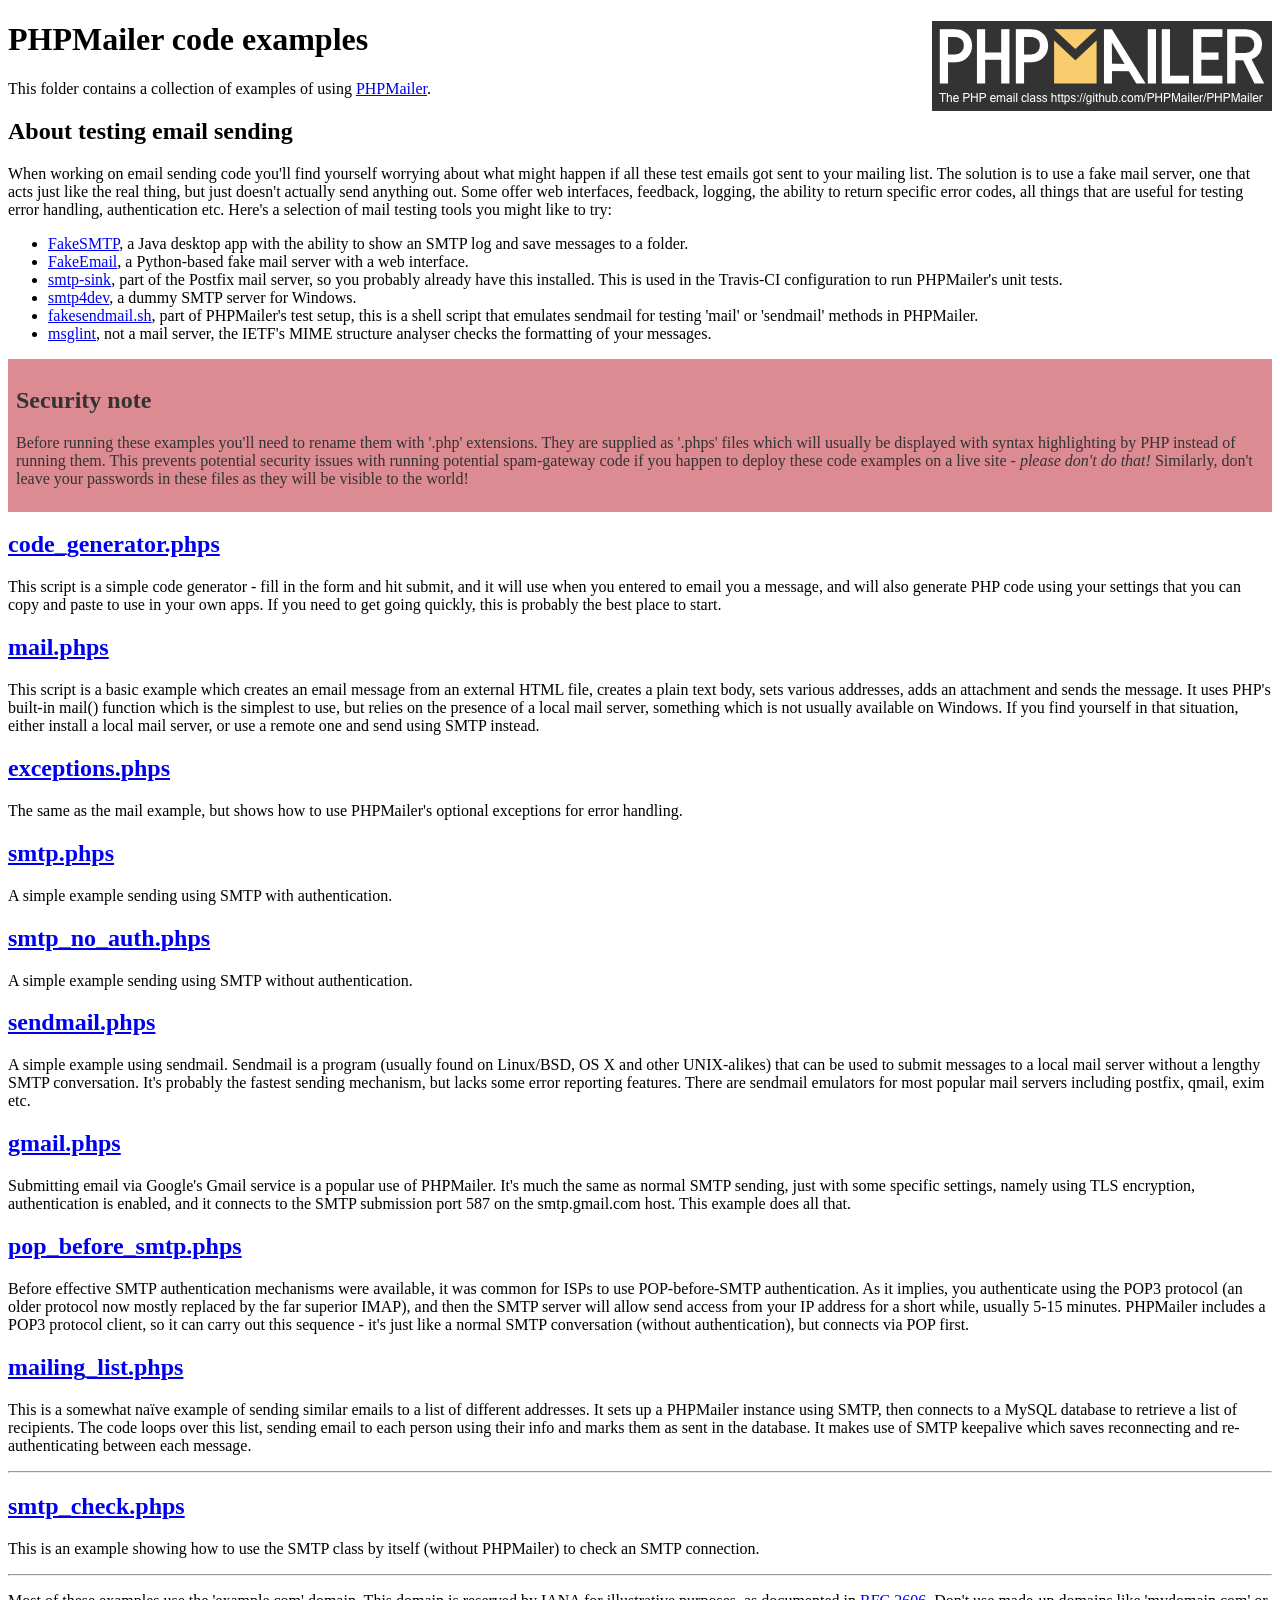
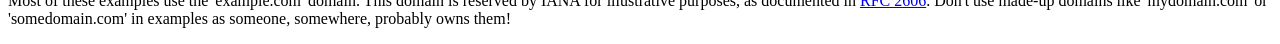
<file: mailer/PHPMailer-master/examples/index.html>
<!DOCTYPE html>
<html>
<head>
	<meta charset="UTF-8">
	<title>PHPMailer Examples</title>
</head>
<body>
<h1>PHPMailer code examples<a href="https://github.com/PHPMailer/PHPMailer"><img src="images/phpmailer.png" style="float:right; border:0;" alt="PHPMailer logo"></a></h1>
<p>This folder contains a collection of examples of using <a href="https://github.com/PHPMailer/PHPMailer">PHPMailer</a>.</p>
<h2>About testing email sending</h2>
<p>When working on email sending code you'll find yourself worrying about what might happen if all these test emails got sent to your mailing list. The solution is to use a fake mail server, one that acts just like the real thing, but just doesn't actually send anything out. Some offer web interfaces, feedback, logging, the ability to return specific error codes, all things that are useful for testing error handling, authentication etc. Here's a selection of mail testing tools you might like to try:</p>
<ul>
  <li><a href="https://github.com/Nilhcem/FakeSMTP">FakeSMTP</a>, a Java desktop app with the ability to show an SMTP log and save messages to a folder. </li>
  <li><a href="https://github.com/isotoma/FakeEmail">FakeEmail</a>, a Python-based fake mail server with a web interface.</li>
  <li><a href="http://www.postfix.org/smtp-sink.1.html">smtp-sink</a>, part of the Postfix mail server, so you probably already have this installed. This is used in the Travis-CI configuration to run PHPMailer's unit tests.</li>
  <li><a href="http://smtp4dev.codeplex.com">smtp4dev</a>, a dummy SMTP server for Windows.</li>
  <li><a href="https://github.com/PHPMailer/PHPMailer/blob/master/test/fakesendmail.sh">fakesendmail.sh</a>, part of PHPMailer's test setup, this is a shell script that emulates sendmail for testing 'mail' or 'sendmail' methods in PHPMailer.</li>
  <li><a href="http://tools.ietf.org/tools/msglint/">msglint</a>, not a mail server, the IETF's MIME structure analyser checks the formatting of your messages.</li>
</ul>
<div style="padding: 8px; color: #333333; background-color: #dc8b92">
<h2>Security note</h2>
<p>Before running these examples you'll need to rename them with '.php' extensions. They are supplied as '.phps' files which will usually be displayed with syntax highlighting by PHP instead of running them. This prevents potential security issues with running potential spam-gateway code if you happen to deploy these code examples on a live site - <em>please don't do that!</em> Similarly, don't leave your passwords in these files as they will be visible to the world!</p>
</div>
<h2><a href="code_generator.phps">code_generator.phps</a></h2>
<p>This script is a simple code generator - fill in the form and hit submit, and it will use when you entered to email you a message, and will also generate PHP code using your settings that you can copy and paste to use in your own apps. If you need to get going quickly, this is probably the best place to start.</p>
<h2><a href="mail.phps">mail.phps</a></h2>
<p>This script is a basic example which creates an email message from an external HTML file, creates a plain text body, sets various addresses, adds an attachment and sends the message. It uses PHP's built-in mail() function which is the simplest to use, but relies on the presence of a local mail server, something which is not usually available on Windows. If you find yourself in that situation, either install a local mail server, or use a remote one and send using SMTP instead.</p>
<h2><a href="exceptions.phps">exceptions.phps</a></h2>
<p>The same as the mail example, but shows how to use PHPMailer's optional exceptions for error handling.</p>
<h2><a href="smtp.phps">smtp.phps</a></h2>
<p>A simple example sending using SMTP with authentication.</p>
<h2><a href="smtp_no_auth.phps">smtp_no_auth.phps</a></h2>
<p>A simple example sending using SMTP without authentication.</p>
<h2><a href="sendmail.phps">sendmail.phps</a></h2>
<p>A simple example using sendmail. Sendmail is a program (usually found on Linux/BSD, OS X and other UNIX-alikes) that can be used to submit messages to a local mail server without a lengthy SMTP conversation. It's probably the fastest sending mechanism, but lacks some error reporting features. There are sendmail emulators for most popular mail servers including postfix, qmail, exim etc.</p>
<h2><a href="gmail.phps">gmail.phps</a></h2>
<p>Submitting email via Google's Gmail service is a popular use of PHPMailer. It's much the same as normal SMTP sending, just with some specific settings, namely using TLS encryption, authentication is enabled, and it connects to the SMTP submission port 587 on the smtp.gmail.com host. This example does all that.</p>
<h2><a href="pop_before_smtp.phps">pop_before_smtp.phps</a></h2>
<p>Before effective SMTP authentication mechanisms were available, it was common for ISPs to use POP-before-SMTP authentication. As it implies, you authenticate using the POP3 protocol (an older protocol now mostly replaced by the far superior IMAP), and then the SMTP server will allow send access from your IP address for a short while, usually 5-15 minutes. PHPMailer includes a POP3 protocol client, so it can carry out this sequence - it's just like a normal SMTP conversation (without authentication), but connects via POP first.</p>
<h2><a href="mailing_list.phps">mailing_list.phps</a></h2>
<p>This is a somewhat naïve example of sending similar emails to a list of different addresses. It sets up a PHPMailer instance using SMTP, then connects to a MySQL database to retrieve a list of recipients. The code loops over this list, sending email to each person using their info and marks them as sent in the database. It makes use of SMTP keepalive which saves reconnecting and re-authenticating between each message.</p>
<hr>
<h2><a href="smtp_check.phps">smtp_check.phps</a></h2>
<p>This is an example showing how to use the SMTP class by itself (without PHPMailer) to check an SMTP connection.</p>
<hr>
<p>Most of these examples use the 'example.com' domain. This domain is reserved by IANA for illustrative purposes, as documented in <a href="http://tools.ietf.org/html/rfc2606">RFC 2606</a>. Don't use made-up domains like 'mydomain.com' or 'somedomain.com' in examples as someone, somewhere, probably owns them!</p>
</body>
</html>
</file>
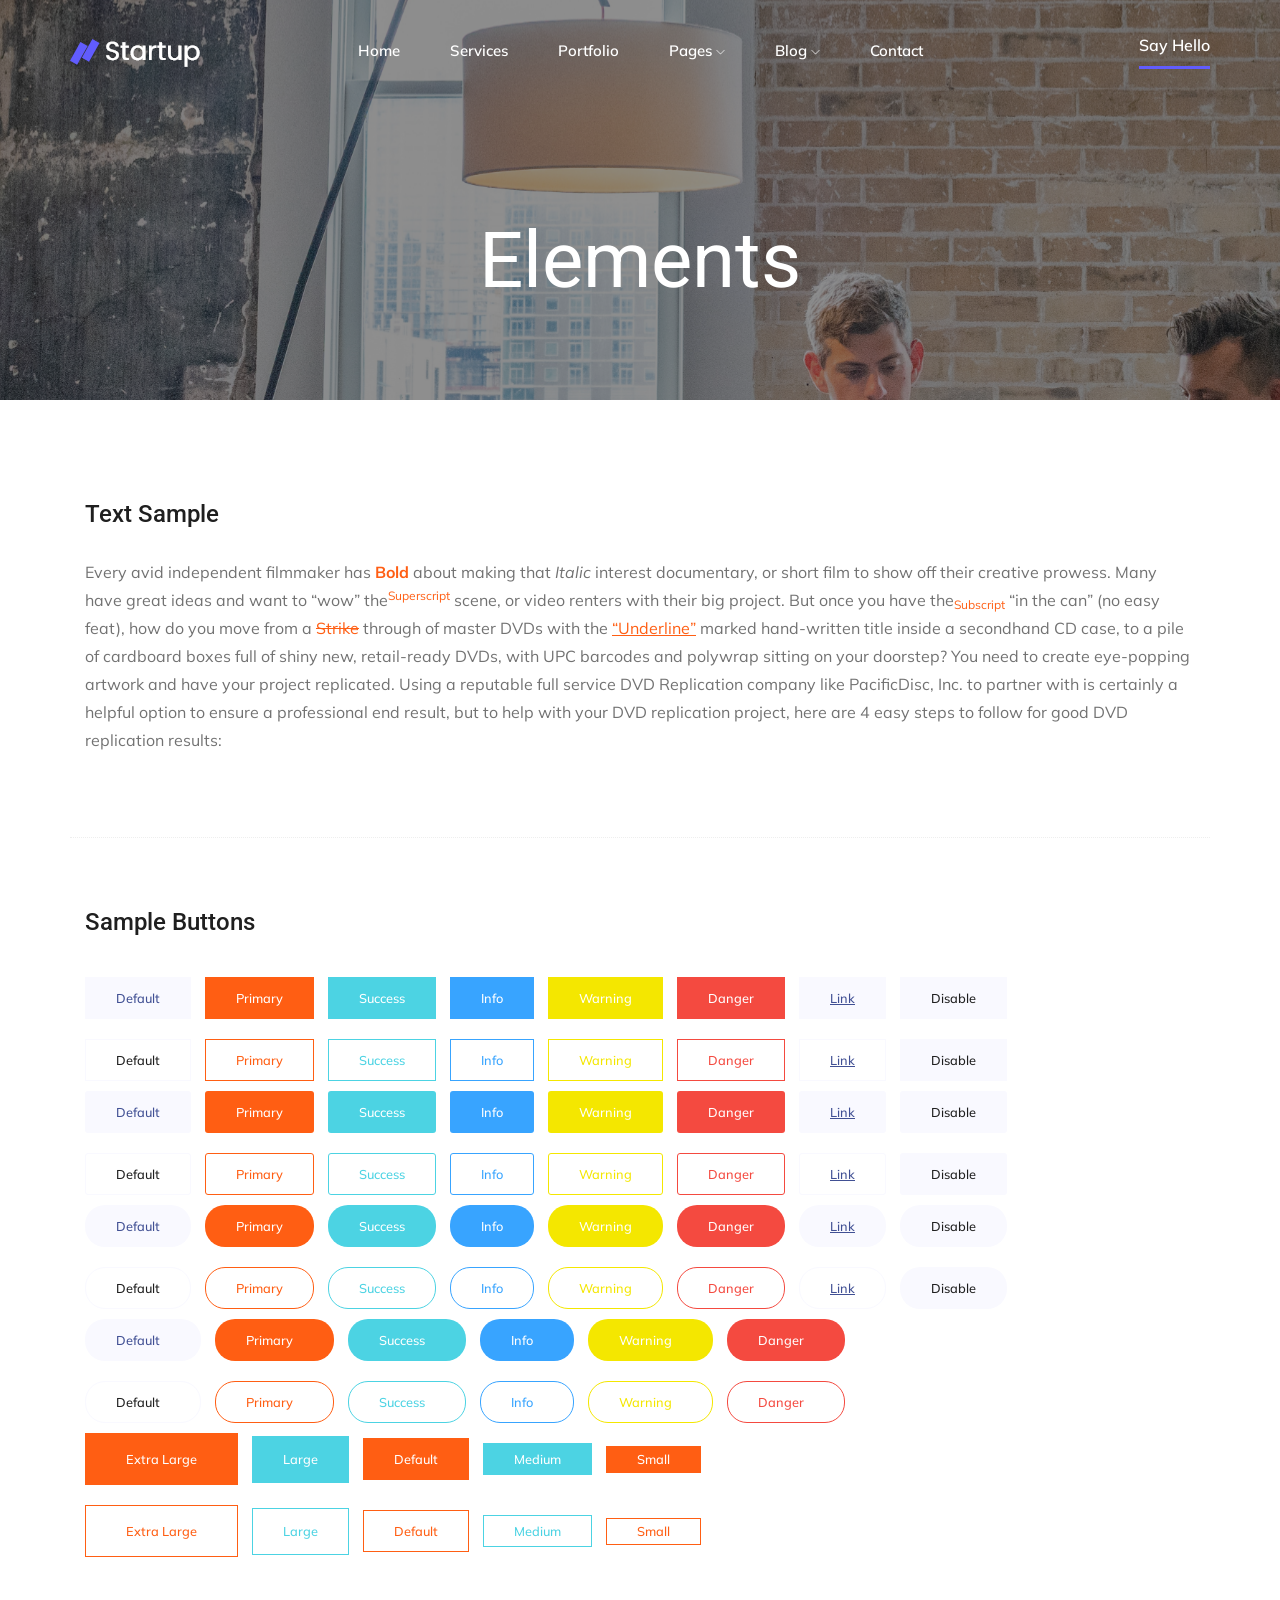
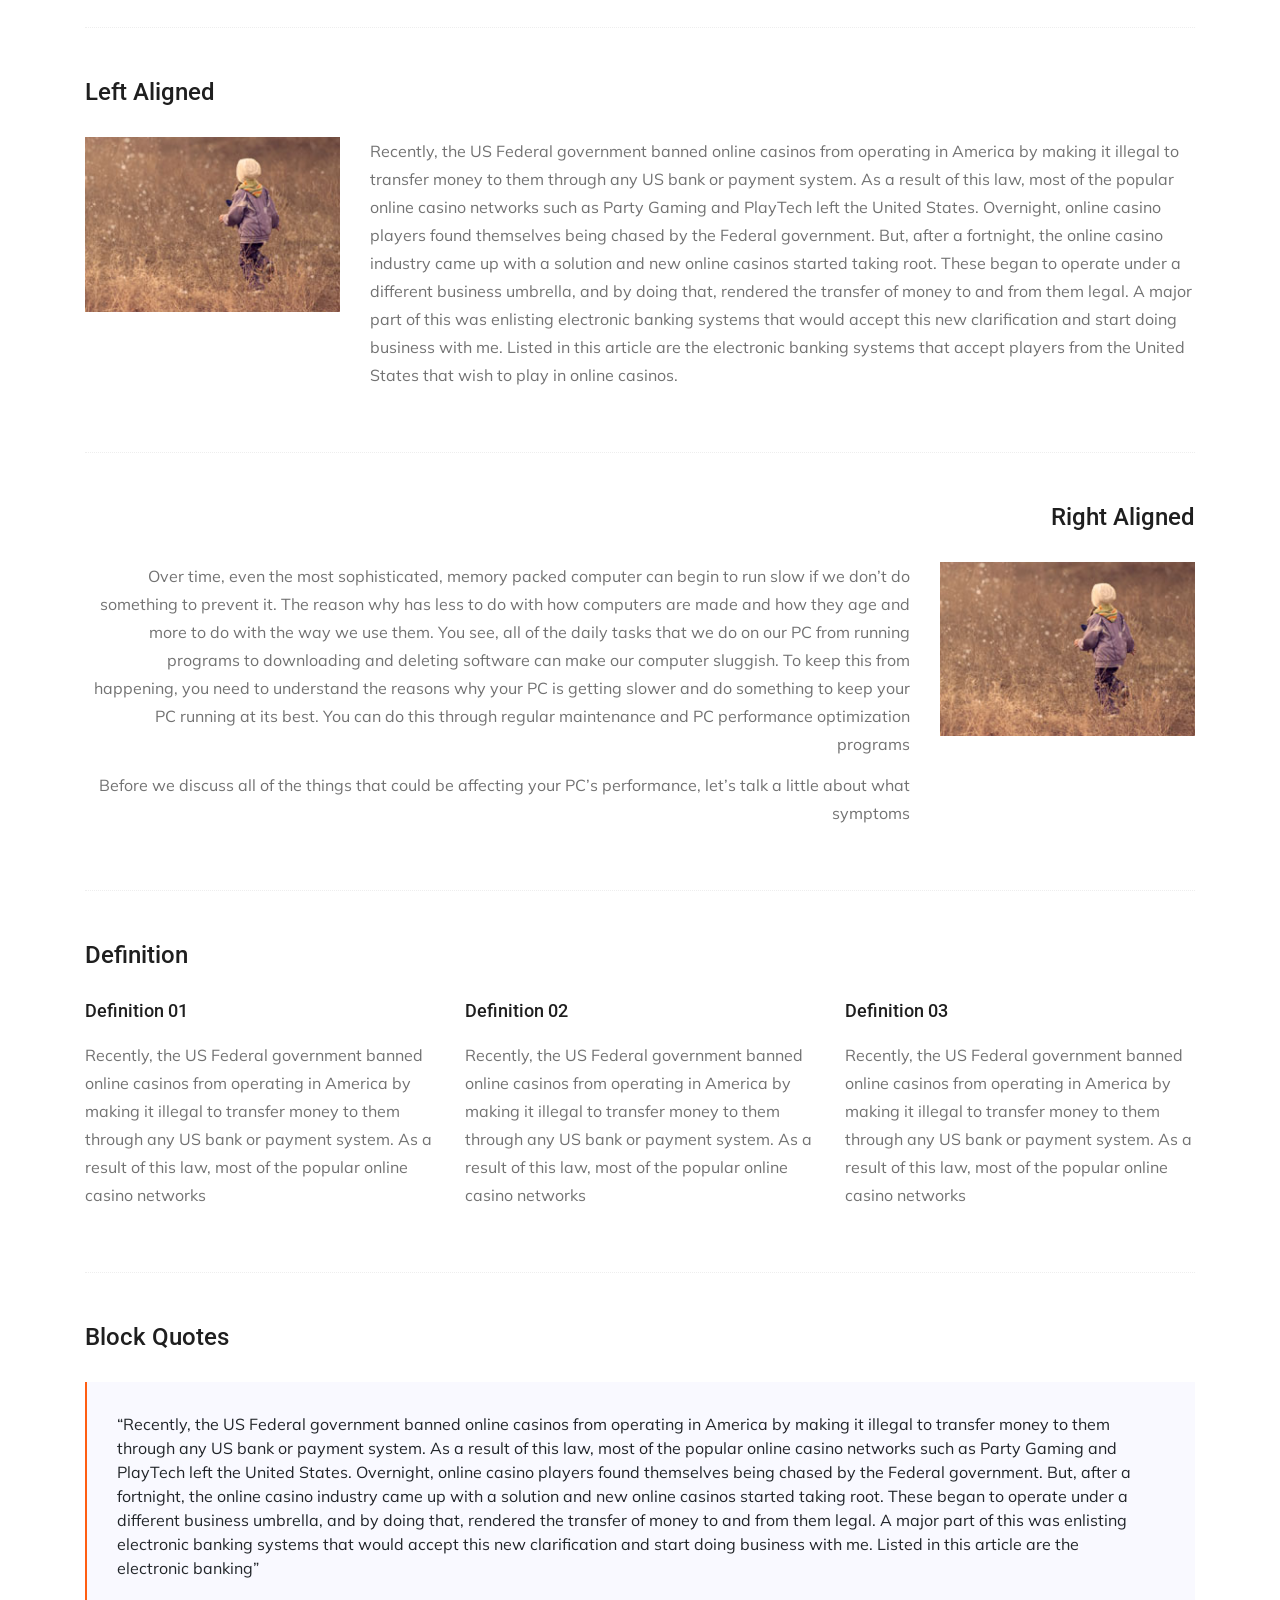
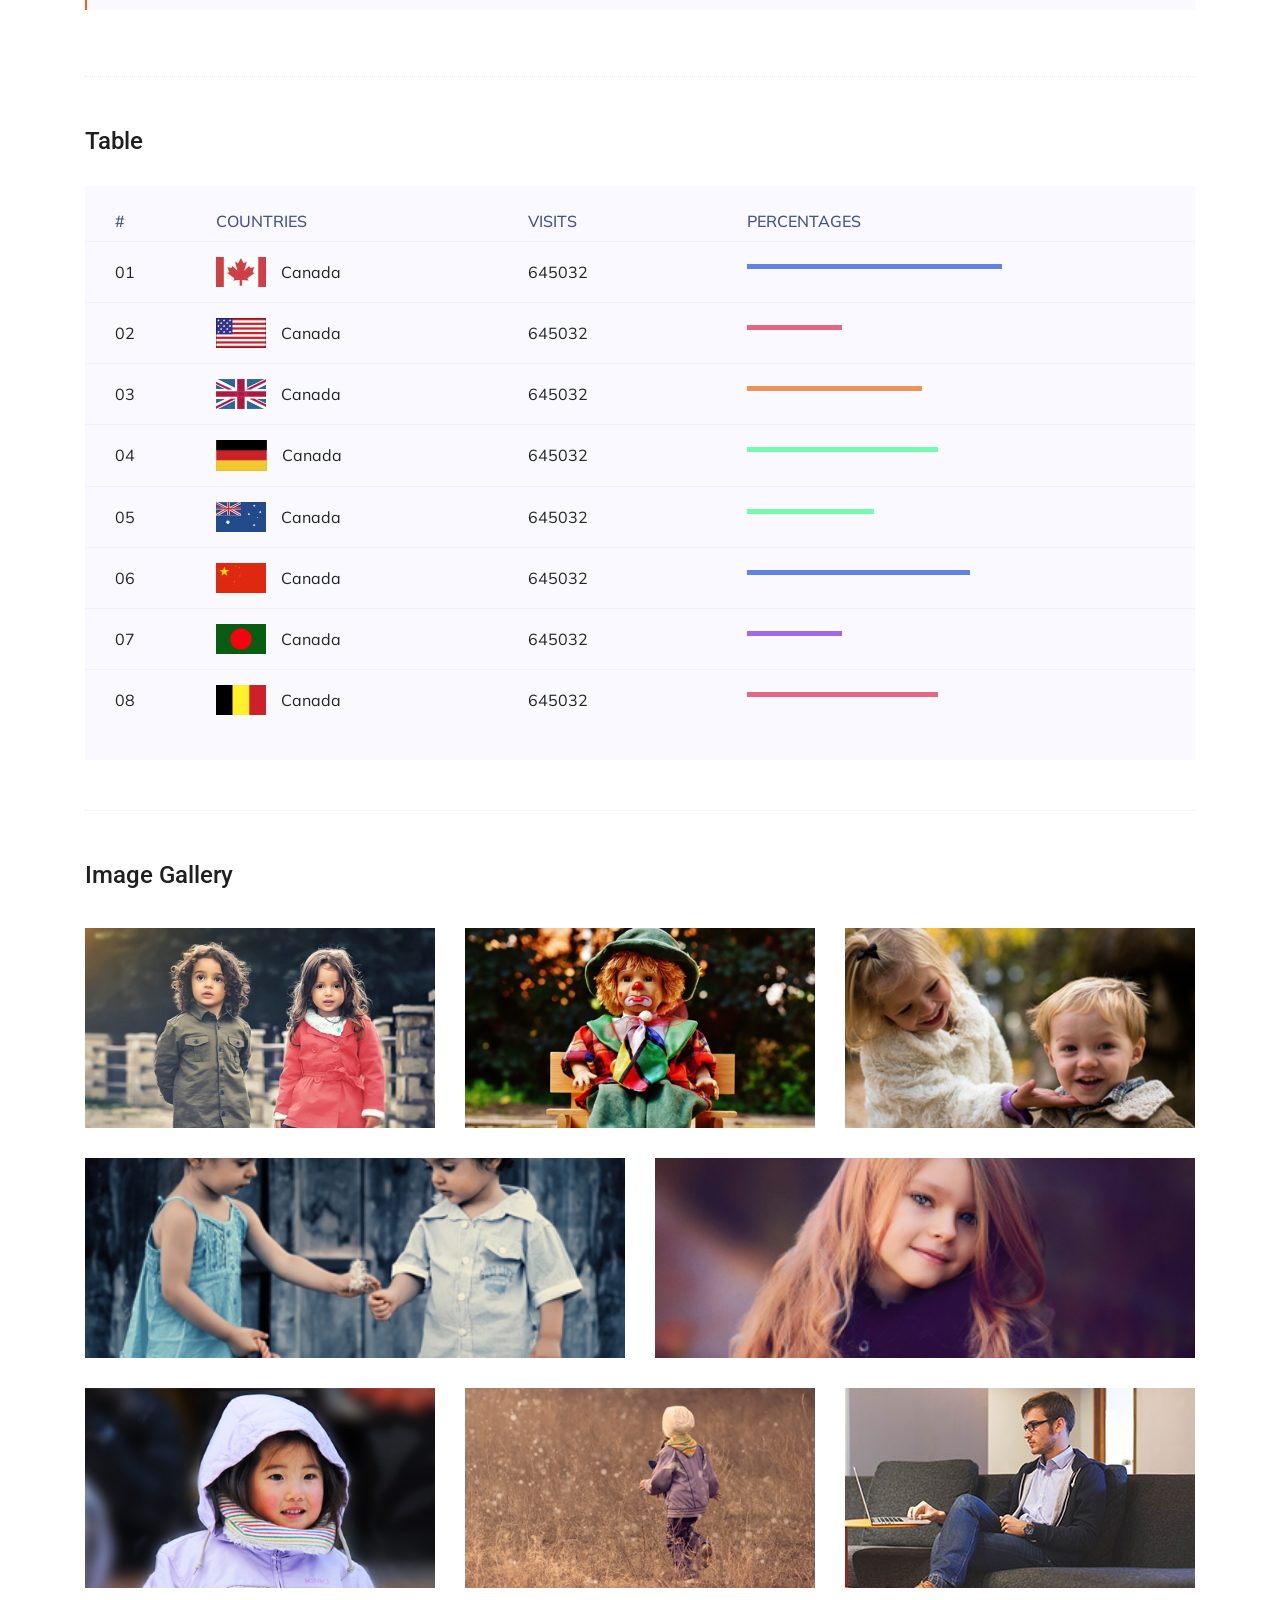
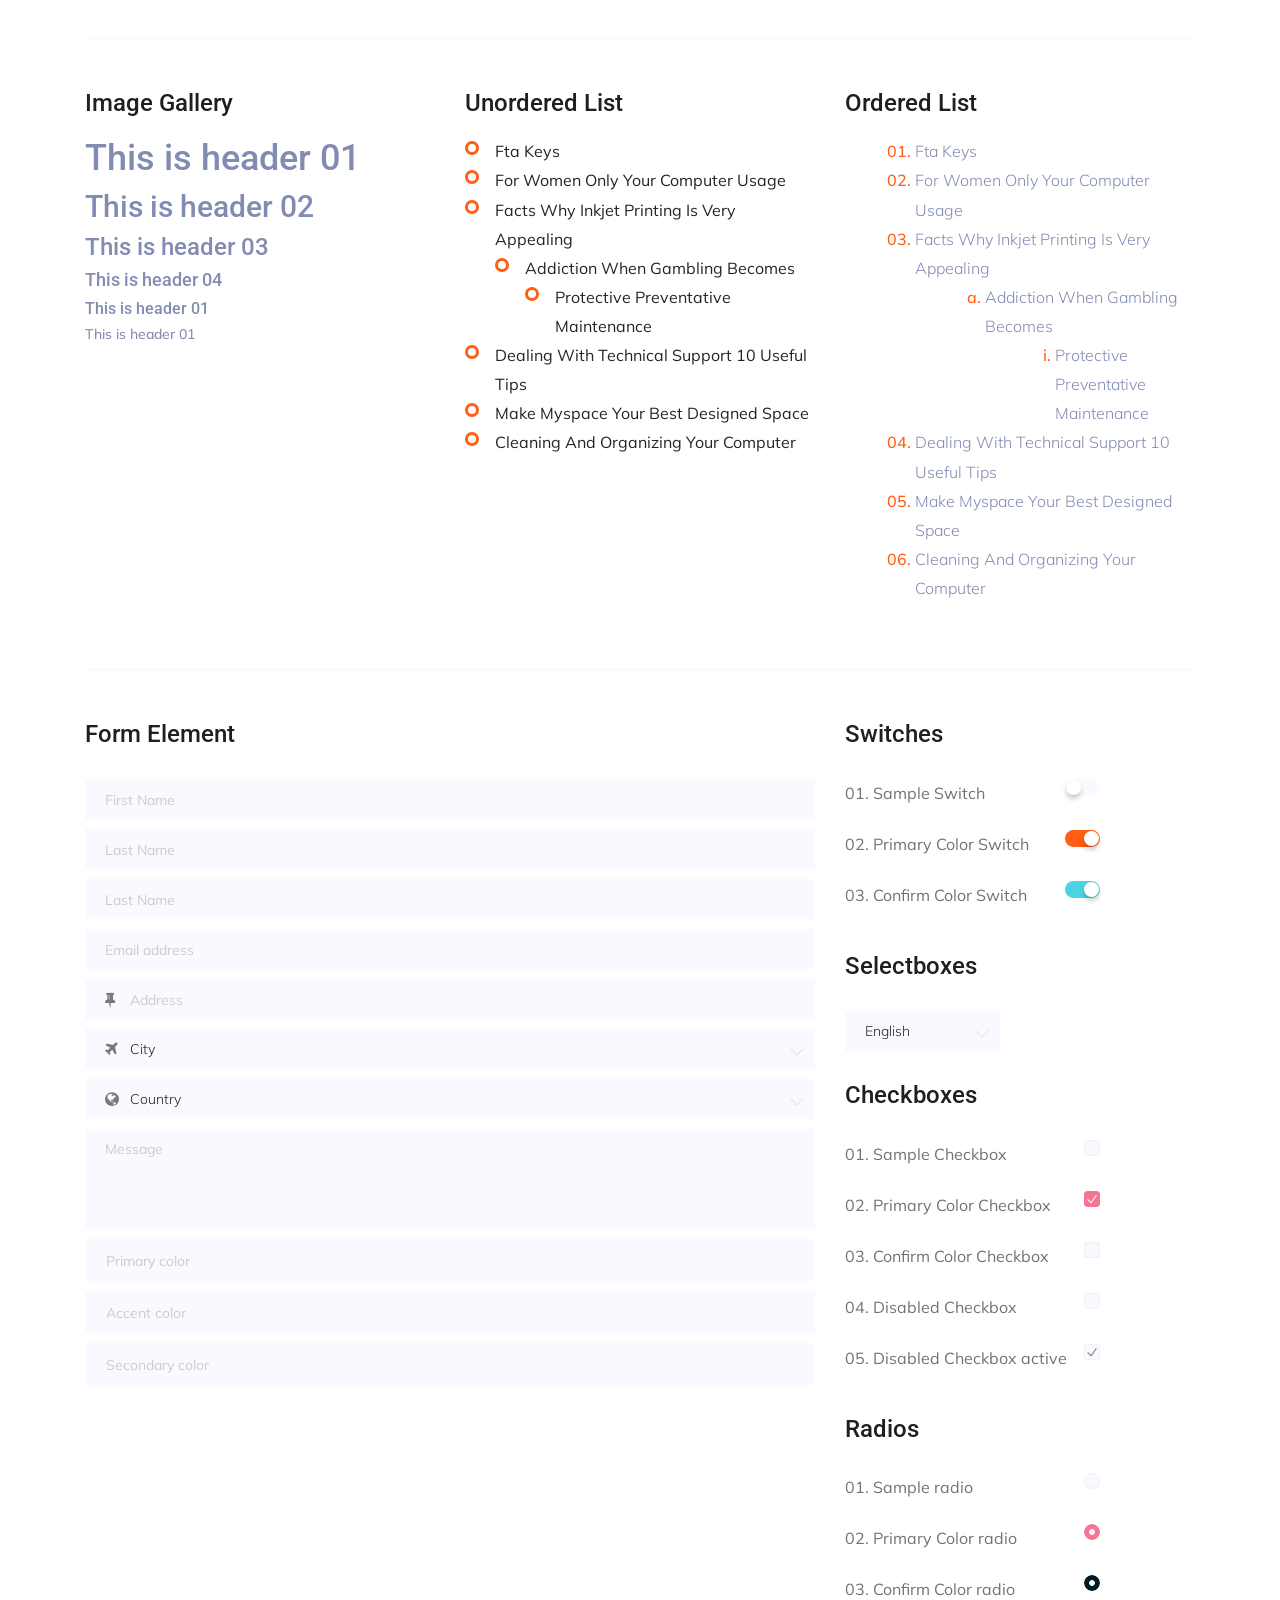
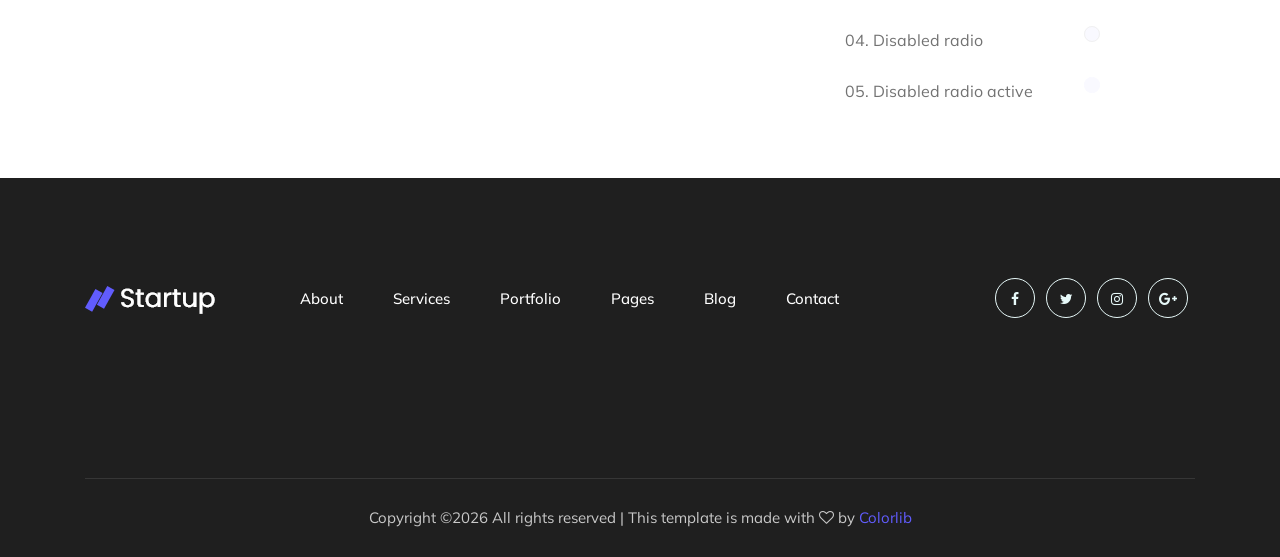
<file: elements.html>
<!doctype html>
<html class="no-js" lang="zxx">

<head>
	<meta charset="utf-8">
	<meta http-equiv="x-ua-compatible" content="ie=edge">
	<title>StartUp</title>
	<meta name="description" content="">
	<meta name="viewport" content="width=device-width, initial-scale=1">

	<!-- <link rel="manifest" href="site.webmanifest"> -->
	<!-- Place favicon.ico in the root directory -->

	<!-- CSS here -->
	<link rel="stylesheet" href="css/bootstrap.min.css">
	<link rel="stylesheet" href="css/owl.carousel.min.css">
	<link rel="stylesheet" href="css/magnific-popup.css">
	<link rel="stylesheet" href="css/font-awesome.min.css">
	<link rel="stylesheet" href="css/themify-icons.css">
	<link rel="stylesheet" href="css/nice-select.css">
	<link rel="stylesheet" href="css/flaticon.css">
	<link rel="stylesheet" href="css/gijgo.css">
	<link rel="stylesheet" href="css/animate.min.css">
	<link rel="stylesheet" href="css/slicknav.css">
	<link rel="stylesheet" href="css/style.css">
	<!-- <link rel="stylesheet" href="css/responsive.css"> -->
</head>

<body>
	<!--[if lte IE 9]>
            <p class="browserupgrade">You are using an <strong>outdated</strong> browser. Please <a href="https://browsehappy.com/">upgrade your browser</a> to improve your experience and security.</p>
        <![endif]-->

    <!-- header-start -->
    <header>
        <div class="header-area ">
            <div id="sticky-header" class="main-header-area">
                <div class="container-fluid p-0">
                    <div class="row align-items-center no-gutters">
                        <div class="col-xl-2 col-lg-2">
                            <div class="logo-img">
                                <a href="index.html">
                                    <img src="img/logo.png" alt="">
                                </a>
                            </div>
                        </div>
                        <div class="col-xl-8 col-lg-8">
                            <div class="main-menu  d-none d-lg-block text-center">
                                <nav>
                                    <ul id="navigation">
                                        <li><a class="active" href="index.html">home</a></li>
                                        <li><a href="service.html">services</a></li>
                                        <li><a href="Portfolio.html">Portfolio</a></li>
                                        <li><a href="#">pages <i class="ti-angle-down"></i></a>
                                            <ul class="submenu">
                                                <li><a href="portfolio_details.html">Portfolio details</a></li>
                                                <li><a href="about.html">about</a></li>
                                                <li><a href="elements.html">elements</a></li>
                                            </ul>
                                        </li>

                                        <li><a href="#">blog <i class="ti-angle-down"></i></a>
                                            <ul class="submenu">
                                                <li><a href="blog.php">blog</a></li>
                                                <li><a href="single-blog.php">single-blog</a></li>
                                            </ul>
                                        </li>
                                        <li><a href="contact.html">Contact</a></li>
                                    </ul>
                                </nav>
                            </div>
                        </div>
                        <div class="col-lg-2 d-none d-lg-block">
                            <div class="log_chat_area d-flex align-items-end">
                                <a href="#" target="_black" class="say_hi">Say Hello</a>
                            </div>
                        </div>
                        <div class="col-12">
                            <div class="mobile_menu d-block d-lg-none"></div>
                        </div>
                    </div>
                </div>
            </div>
        </div>
    </header>
    <!-- header-end -->
	
		<!-- bradcam_area  -->
		<div class="bradcam_area bradcam_bg_1">
			<div class="container">
				<div class="row">
					<div class="col-xl-12">
						<div class="bradcam_text text-center">
							<h3>Elements</h3>
						</div>
					</div>
				</div>
			</div>
		</div>
		<!-- /bradcam_area  -->

	<!-- Start Sample Area -->
	<section class="sample-text-area">
		<div class="container box_1170">
			<h3 class="text-heading">Text Sample</h3>
			<p class="sample-text">
				Every avid independent filmmaker has <b>Bold</b> about making that <i>Italic</i> interest documentary,
				or short
				film to show off their creative prowess. Many have great ideas and want to “wow”
				the<sup>Superscript</sup> scene,
				or video renters with their big project. But once you have the<sub>Subscript</sub> “in the can” (no easy
				feat), how
				do you move from a <del>Strike</del> through of master DVDs with the <u>“Underline”</u> marked
				hand-written title
				inside a secondhand CD case, to a pile of cardboard boxes full of shiny new, retail-ready DVDs, with UPC
				barcodes
				and polywrap sitting on your doorstep? You need to create eye-popping artwork and have your project
				replicated.
				Using a reputable full service DVD Replication company like PacificDisc, Inc. to partner with is
				certainly a
				helpful option to ensure a professional end result, but to help with your DVD replication project, here
				are 4 easy
				steps to follow for good DVD replication results:

			</p>
		</div>
	</section>
	<!-- End Sample Area -->

	<!-- Start Button -->
	<section class="button-area">
		<div class="container box_1170 border-top-generic">
			<h3 class="text-heading">Sample Buttons</h3>
			<div class="button-group-area">
				<a href="#" class="genric-btn default">Default</a>
				<a href="#" class="genric-btn primary">Primary</a>
				<a href="#" class="genric-btn success">Success</a>
				<a href="#" class="genric-btn info">Info</a>
				<a href="#" class="genric-btn warning">Warning</a>
				<a href="#" class="genric-btn danger">Danger</a>
				<a href="#" class="genric-btn link">Link</a>
				<a href="#" class="genric-btn disable">Disable</a>
			</div>
			<div class="button-group-area mt-10">
				<a href="#" class="genric-btn default-border">Default</a>
				<a href="#" class="genric-btn primary-border">Primary</a>
				<a href="#" class="genric-btn success-border">Success</a>
				<a href="#" class="genric-btn info-border">Info</a>
				<a href="#" class="genric-btn warning-border">Warning</a>
				<a href="#" class="genric-btn danger-border">Danger</a>
				<a href="#" class="genric-btn link-border">Link</a>
				<a href="#" class="genric-btn disable">Disable</a>
			</div>
			<div class="button-group-area mt-40">
				<a href="#" class="genric-btn default radius">Default</a>
				<a href="#" class="genric-btn primary radius">Primary</a>
				<a href="#" class="genric-btn success radius">Success</a>
				<a href="#" class="genric-btn info radius">Info</a>
				<a href="#" class="genric-btn warning radius">Warning</a>
				<a href="#" class="genric-btn danger radius">Danger</a>
				<a href="#" class="genric-btn link radius">Link</a>
				<a href="#" class="genric-btn disable radius">Disable</a>
			</div>
			<div class="button-group-area mt-10">
				<a href="#" class="genric-btn default-border radius">Default</a>
				<a href="#" class="genric-btn primary-border radius">Primary</a>
				<a href="#" class="genric-btn success-border radius">Success</a>
				<a href="#" class="genric-btn info-border radius">Info</a>
				<a href="#" class="genric-btn warning-border radius">Warning</a>
				<a href="#" class="genric-btn danger-border radius">Danger</a>
				<a href="#" class="genric-btn link-border radius">Link</a>
				<a href="#" class="genric-btn disable radius">Disable</a>
			</div>
			<div class="button-group-area mt-40">
				<a href="#" class="genric-btn default circle">Default</a>
				<a href="#" class="genric-btn primary circle">Primary</a>
				<a href="#" class="genric-btn success circle">Success</a>
				<a href="#" class="genric-btn info circle">Info</a>
				<a href="#" class="genric-btn warning circle">Warning</a>
				<a href="#" class="genric-btn danger circle">Danger</a>
				<a href="#" class="genric-btn link circle">Link</a>
				<a href="#" class="genric-btn disable circle">Disable</a>
			</div>
			<div class="button-group-area mt-10">
				<a href="#" class="genric-btn default-border circle">Default</a>
				<a href="#" class="genric-btn primary-border circle">Primary</a>
				<a href="#" class="genric-btn success-border circle">Success</a>
				<a href="#" class="genric-btn info-border circle">Info</a>
				<a href="#" class="genric-btn warning-border circle">Warning</a>
				<a href="#" class="genric-btn danger-border circle">Danger</a>
				<a href="#" class="genric-btn link-border circle">Link</a>
				<a href="#" class="genric-btn disable circle">Disable</a>
			</div>
			<div class="button-group-area mt-40">
				<a href="#" class="genric-btn default circle arrow">Default<span class="lnr lnr-arrow-right"></span></a>
				<a href="#" class="genric-btn primary circle arrow">Primary<span class="lnr lnr-arrow-right"></span></a>
				<a href="#" class="genric-btn success circle arrow">Success<span class="lnr lnr-arrow-right"></span></a>
				<a href="#" class="genric-btn info circle arrow">Info<span class="lnr lnr-arrow-right"></span></a>
				<a href="#" class="genric-btn warning circle arrow">Warning<span class="lnr lnr-arrow-right"></span></a>
				<a href="#" class="genric-btn danger circle arrow">Danger<span class="lnr lnr-arrow-right"></span></a>
			</div>
			<div class="button-group-area mt-10">
				<a href="#" class="genric-btn default-border circle arrow">Default<span
						class="lnr lnr-arrow-right"></span></a>
				<a href="#" class="genric-btn primary-border circle arrow">Primary<span
						class="lnr lnr-arrow-right"></span></a>
				<a href="#" class="genric-btn success-border circle arrow">Success<span
						class="lnr lnr-arrow-right"></span></a>
				<a href="#" class="genric-btn info-border circle arrow">Info<span
						class="lnr lnr-arrow-right"></span></a>
				<a href="#" class="genric-btn warning-border circle arrow">Warning<span
						class="lnr lnr-arrow-right"></span></a>
				<a href="#" class="genric-btn danger-border circle arrow">Danger<span
						class="lnr lnr-arrow-right"></span></a>
			</div>
			<div class="button-group-area mt-40">
				<a href="#" class="genric-btn primary e-large">Extra Large</a>
				<a href="#" class="genric-btn success large">Large</a>
				<a href="#" class="genric-btn primary">Default</a>
				<a href="#" class="genric-btn success medium">Medium</a>
				<a href="#" class="genric-btn primary small">Small</a>
			</div>
			<div class="button-group-area mt-10">
				<a href="#" class="genric-btn primary-border e-large">Extra Large</a>
				<a href="#" class="genric-btn success-border large">Large</a>
				<a href="#" class="genric-btn primary-border">Default</a>
				<a href="#" class="genric-btn success-border medium">Medium</a>
				<a href="#" class="genric-btn primary-border small">Small</a>
			</div>
		</div>
	</section>
	<!-- End Button -->

	<!-- Start Align Area -->
	<div class="whole-wrap">
		<div class="container box_1170">
			<div class="section-top-border">
				<h3 class="mb-30">Left Aligned</h3>
				<div class="row">
					<div class="col-md-3">
						<img src="img/elements/d.jpg" alt="" class="img-fluid">
					</div>
					<div class="col-md-9 mt-sm-20">
						<p>Recently, the US Federal government banned online casinos from operating in America by making
							it illegal to
							transfer money to them through any US bank or payment system. As a result of this law, most
							of the popular
							online casino networks such as Party Gaming and PlayTech left the United States. Overnight,
							online casino
							players found themselves being chased by the Federal government. But, after a fortnight, the
							online casino
							industry came up with a solution and new online casinos started taking root. These began to
							operate under a
							different business umbrella, and by doing that, rendered the transfer of money to and from
							them legal. A major
							part of this was enlisting electronic banking systems that would accept this new
							clarification and start doing
							business with me. Listed in this article are the electronic banking systems that accept
							players from the United
							States that wish to play in online casinos.</p>
					</div>
				</div>
			</div>
			<div class="section-top-border text-right">
				<h3 class="mb-30">Right Aligned</h3>
				<div class="row">
					<div class="col-md-9">
						<p class="text-right">Over time, even the most sophisticated, memory packed computer can begin
							to run slow if we
							don’t do something to prevent it. The reason why has less to do with how computers are made
							and how they age and
							more to do with the way we use them. You see, all of the daily tasks that we do on our PC
							from running programs
							to downloading and deleting software can make our computer sluggish. To keep this from
							happening, you need to
							understand the reasons why your PC is getting slower and do something to keep your PC
							running at its best. You
							can do this through regular maintenance and PC performance optimization programs</p>
						<p class="text-right">Before we discuss all of the things that could be affecting your PC’s
							performance, let’s
							talk a little about what symptoms</p>
					</div>
					<div class="col-md-3">
						<img src="img/elements/d.jpg" alt="" class="img-fluid">
					</div>
				</div>
			</div>
			<div class="section-top-border">
				<h3 class="mb-30">Definition</h3>
				<div class="row">
					<div class="col-md-4">
						<div class="single-defination">
							<h4 class="mb-20">Definition 01</h4>
							<p>Recently, the US Federal government banned online casinos from operating in America by
								making it illegal to
								transfer money to them through any US bank or payment system. As a result of this law,
								most of the popular
								online casino networks</p>
						</div>
					</div>
					<div class="col-md-4">
						<div class="single-defination">
							<h4 class="mb-20">Definition 02</h4>
							<p>Recently, the US Federal government banned online casinos from operating in America by
								making it illegal to
								transfer money to them through any US bank or payment system. As a result of this law,
								most of the popular
								online casino networks</p>
						</div>
					</div>
					<div class="col-md-4">
						<div class="single-defination">
							<h4 class="mb-20">Definition 03</h4>
							<p>Recently, the US Federal government banned online casinos from operating in America by
								making it illegal to
								transfer money to them through any US bank or payment system. As a result of this law,
								most of the popular
								online casino networks</p>
						</div>
					</div>
				</div>
			</div>
			<div class="section-top-border">
				<h3 class="mb-30">Block Quotes</h3>
				<div class="row">
					<div class="col-lg-12">
						<blockquote class="generic-blockquote">
							“Recently, the US Federal government banned online casinos from operating in America by
							making it illegal to
							transfer money to them through any US bank or payment system. As a result of this law, most
							of the popular
							online casino networks such as Party Gaming and PlayTech left the United States. Overnight,
							online casino
							players found themselves being chased by the Federal government. But, after a fortnight, the
							online casino
							industry came up with a solution and new online casinos started taking root. These began to
							operate under a
							different business umbrella, and by doing that, rendered the transfer of money to and from
							them legal. A major
							part of this was enlisting electronic banking systems that would accept this new
							clarification and start doing
							business with me. Listed in this article are the electronic banking”
						</blockquote>
					</div>
				</div>
			</div>
			<div class="section-top-border">
				<h3 class="mb-30">Table</h3>
				<div class="progress-table-wrap">
					<div class="progress-table">
						<div class="table-head">
							<div class="serial">#</div>
							<div class="country">Countries</div>
							<div class="visit">Visits</div>
							<div class="percentage">Percentages</div>
						</div>
						<div class="table-row">
							<div class="serial">01</div>
							<div class="country"> <img src="img/elements/f1.jpg" alt="flag">Canada</div>
							<div class="visit">645032</div>
							<div class="percentage">
								<div class="progress">
									<div class="progress-bar color-1" role="progressbar" style="width: 80%"
										aria-valuenow="80" aria-valuemin="0" aria-valuemax="100"></div>
								</div>
							</div>
						</div>
						<div class="table-row">
							<div class="serial">02</div>
							<div class="country"> <img src="img/elements/f2.jpg" alt="flag">Canada</div>
							<div class="visit">645032</div>
							<div class="percentage">
								<div class="progress">
									<div class="progress-bar color-2" role="progressbar" style="width: 30%"
										aria-valuenow="30" aria-valuemin="0" aria-valuemax="100"></div>
								</div>
							</div>
						</div>
						<div class="table-row">
							<div class="serial">03</div>
							<div class="country"> <img src="img/elements/f3.jpg" alt="flag">Canada</div>
							<div class="visit">645032</div>
							<div class="percentage">
								<div class="progress">
									<div class="progress-bar color-3" role="progressbar" style="width: 55%"
										aria-valuenow="55" aria-valuemin="0" aria-valuemax="100"></div>
								</div>
							</div>
						</div>
						<div class="table-row">
							<div class="serial">04</div>
							<div class="country"> <img src="img/elements/f4.jpg" alt="flag">Canada</div>
							<div class="visit">645032</div>
							<div class="percentage">
								<div class="progress">
									<div class="progress-bar color-4" role="progressbar" style="width: 60%"
										aria-valuenow="60" aria-valuemin="0" aria-valuemax="100"></div>
								</div>
							</div>
						</div>
						<div class="table-row">
							<div class="serial">05</div>
							<div class="country"> <img src="img/elements/f5.jpg" alt="flag">Canada</div>
							<div class="visit">645032</div>
							<div class="percentage">
								<div class="progress">
									<div class="progress-bar color-5" role="progressbar" style="width: 40%"
										aria-valuenow="40" aria-valuemin="0" aria-valuemax="100"></div>
								</div>
							</div>
						</div>
						<div class="table-row">
							<div class="serial">06</div>
							<div class="country"> <img src="img/elements/f6.jpg" alt="flag">Canada</div>
							<div class="visit">645032</div>
							<div class="percentage">
								<div class="progress">
									<div class="progress-bar color-6" role="progressbar" style="width: 70%"
										aria-valuenow="70" aria-valuemin="0" aria-valuemax="100"></div>
								</div>
							</div>
						</div>
						<div class="table-row">
							<div class="serial">07</div>
							<div class="country"> <img src="img/elements/f7.jpg" alt="flag">Canada</div>
							<div class="visit">645032</div>
							<div class="percentage">
								<div class="progress">
									<div class="progress-bar color-7" role="progressbar" style="width: 30%"
										aria-valuenow="30" aria-valuemin="0" aria-valuemax="100"></div>
								</div>
							</div>
						</div>
						<div class="table-row">
							<div class="serial">08</div>
							<div class="country"> <img src="img/elements/f8.jpg" alt="flag">Canada</div>
							<div class="visit">645032</div>
							<div class="percentage">
								<div class="progress">
									<div class="progress-bar color-8" role="progressbar" style="width: 60%"
										aria-valuenow="60" aria-valuemin="0" aria-valuemax="100"></div>
								</div>
							</div>
						</div>
					</div>
				</div>
			</div>
			<div class="section-top-border">
				<h3>Image Gallery</h3>
				<div class="row gallery-item">
					<div class="col-md-4">
						<a href="img/elements/g1.jpg" class="img-pop-up">
							<div class="single-gallery-image" style="background: url(img/elements/g1.jpg);"></div>
						</a>
					</div>
					<div class="col-md-4">
						<a href="img/elements/g2.jpg" class="img-pop-up">
							<div class="single-gallery-image" style="background: url(img/elements/g2.jpg);"></div>
						</a>
					</div>
					<div class="col-md-4">
						<a href="img/elements/g3.jpg" class="img-pop-up">
							<div class="single-gallery-image" style="background: url(img/elements/g3.jpg);"></div>
						</a>
					</div>
					<div class="col-md-6">
						<a href="img/elements/g4.jpg" class="img-pop-up">
							<div class="single-gallery-image" style="background: url(img/elements/g4.jpg);"></div>
						</a>
					</div>
					<div class="col-md-6">
						<a href="img/elements/g5.jpg" class="img-pop-up">
							<div class="single-gallery-image" style="background: url(img/elements/g5.jpg);"></div>
						</a>
					</div>
					<div class="col-md-4">
						<a href="img/elements/g6.jpg" class="img-pop-up">
							<div class="single-gallery-image" style="background: url(img/elements/g6.jpg);"></div>
						</a>
					</div>
					<div class="col-md-4">
						<a href="img/elements/g7.jpg" class="img-pop-up">
							<div class="single-gallery-image" style="background: url(img/elements/g7.jpg);"></div>
						</a>
					</div>
					<div class="col-md-4">
						<a href="img/elements/g8.jpg" class="img-pop-up">
							<div class="single-gallery-image" style="background: url(img/elements/g8.jpg);"></div>
						</a>
					</div>
				</div>
			</div>
			<div class="section-top-border">
				<div class="row">
					<div class="col-md-4">
						<h3 class="mb-20">Image Gallery</h3>
						<div class="typography">
							<h1>This is header 01</h1>
							<h2>This is header 02</h2>
							<h3>This is header 03</h3>
							<h4>This is header 04</h4>
							<h5>This is header 01</h5>
							<h6>This is header 01</h6>
						</div>
					</div>
					<div class="col-md-4 mt-sm-30">
						<h3 class="mb-20">Unordered List</h3>
						<div class="">
							<ul class="unordered-list">
								<li>Fta Keys</li>
								<li>For Women Only Your Computer Usage</li>
								<li>Facts Why Inkjet Printing Is Very Appealing
									<ul>
										<li>Addiction When Gambling Becomes
											<ul>
												<li>Protective Preventative Maintenance</li>
											</ul>
										</li>
									</ul>
								</li>
								<li>Dealing With Technical Support 10 Useful Tips</li>
								<li>Make Myspace Your Best Designed Space</li>
								<li>Cleaning And Organizing Your Computer</li>
							</ul>
						</div>
					</div>
					<div class="col-md-4 mt-sm-30">
						<h3 class="mb-20">Ordered List</h3>
						<div class="">
							<ol class="ordered-list">
								<li><span>Fta Keys</span></li>
								<li><span>For Women Only Your Computer Usage</span></li>
								<li><span>Facts Why Inkjet Printing Is Very Appealing</span>
									<ol class="ordered-list-alpha">
										<li><span>Addiction When Gambling Becomes</span>
											<ol class="ordered-list-roman">
												<li><span>Protective Preventative Maintenance</span></li>
											</ol>
										</li>
									</ol>
								</li>
								<li><span>Dealing With Technical Support 10 Useful Tips</span></li>
								<li><span>Make Myspace Your Best Designed Space</span></li>
								<li><span>Cleaning And Organizing Your Computer</span></li>
							</ol>
						</div>
					</div>
				</div>
			</div>
			<div class="section-top-border">
				<div class="row">
					<div class="col-lg-8 col-md-8">
						<h3 class="mb-30">Form Element</h3>
						<form action="#">
							<div class="mt-10">
								<input type="text" name="first_name" placeholder="First Name"
									onfocus="this.placeholder = ''" onblur="this.placeholder = 'First Name'" required
									class="single-input">
							</div>
							<div class="mt-10">
								<input type="text" name="last_name" placeholder="Last Name"
									onfocus="this.placeholder = ''" onblur="this.placeholder = 'Last Name'" required
									class="single-input">
							</div>
							<div class="mt-10">
								<input type="text" name="last_name" placeholder="Last Name"
									onfocus="this.placeholder = ''" onblur="this.placeholder = 'Last Name'" required
									class="single-input">
							</div>
							<div class="mt-10">
								<input type="email" name="EMAIL" placeholder="Email address"
									onfocus="this.placeholder = ''" onblur="this.placeholder = 'Email address'" required
									class="single-input">
							</div>
							<div class="input-group-icon mt-10">
								<div class="icon"><i class="fa fa-thumb-tack" aria-hidden="true"></i></div>
								<input type="text" name="address" placeholder="Address" onfocus="this.placeholder = ''"
									onblur="this.placeholder = 'Address'" required class="single-input">
							</div>
							<div class="input-group-icon mt-10">
								<div class="icon"><i class="fa fa-plane" aria-hidden="true"></i></div>
								<div class="form-select" id="default-select"">
											<select>
												<option value=" 1">City</option>
									<option value="1">Dhaka</option>
									<option value="1">Dilli</option>
									<option value="1">Newyork</option>
									<option value="1">Islamabad</option>
									</select>
								</div>
							</div>
							<div class="input-group-icon mt-10">
								<div class="icon"><i class="fa fa-globe" aria-hidden="true"></i></div>
								<div class="form-select" id="default-select"">
											<select>
												<option value=" 1">Country</option>
									<option value="1">Bangladesh</option>
									<option value="1">India</option>
									<option value="1">England</option>
									<option value="1">Srilanka</option>
									</select>
								</div>
							</div>

							<div class="mt-10">
								<textarea class="single-textarea" placeholder="Message" onfocus="this.placeholder = ''"
									onblur="this.placeholder = 'Message'" required></textarea>
							</div>
							<!-- For Gradient Border Use -->
							<!-- <div class="mt-10">
										<div class="primary-input">
											<input id="primary-input" type="text" name="first_name" placeholder="Primary color" onfocus="this.placeholder = ''" onblur="this.placeholder = 'Primary color'">
											<label for="primary-input"></label>
										</div>
									</div> -->
							<div class="mt-10">
								<input type="text" name="first_name" placeholder="Primary color"
									onfocus="this.placeholder = ''" onblur="this.placeholder = 'Primary color'" required
									class="single-input-primary">
							</div>
							<div class="mt-10">
								<input type="text" name="first_name" placeholder="Accent color"
									onfocus="this.placeholder = ''" onblur="this.placeholder = 'Accent color'" required
									class="single-input-accent">
							</div>
							<div class="mt-10">
								<input type="text" name="first_name" placeholder="Secondary color"
									onfocus="this.placeholder = ''" onblur="this.placeholder = 'Secondary color'"
									required class="single-input-secondary">
							</div>
						</form>
					</div>
					<div class="col-lg-3 col-md-4 mt-sm-30">
						<div class="single-element-widget">
							<h3 class="mb-30">Switches</h3>
							<div class="switch-wrap d-flex justify-content-between">
								<p>01. Sample Switch</p>
								<div class="primary-switch">
									<input type="checkbox" id="default-switch">
									<label for="default-switch"></label>
								</div>
							</div>
							<div class="switch-wrap d-flex justify-content-between">
								<p>02. Primary Color Switch</p>
								<div class="primary-switch">
									<input type="checkbox" id="primary-switch" checked>
									<label for="primary-switch"></label>
								</div>
							</div>
							<div class="switch-wrap d-flex justify-content-between">
								<p>03. Confirm Color Switch</p>
								<div class="confirm-switch">
									<input type="checkbox" id="confirm-switch" checked>
									<label for="confirm-switch"></label>
								</div>
							</div>
						</div>
						<div class="single-element-widget mt-30">
							<h3 class="mb-30">Selectboxes</h3>
							<div class="default-select" id="default-select"">
										<select>
											<option value=" 1">English</option>
								<option value="1">Spanish</option>
								<option value="1">Arabic</option>
								<option value="1">Portuguise</option>
								<option value="1">Bengali</option>
								</select>
							</div>
						</div>
						<div class="single-element-widget mt-30">
							<h3 class="mb-30">Checkboxes</h3>
							<div class="switch-wrap d-flex justify-content-between">
								<p>01. Sample Checkbox</p>
								<div class="primary-checkbox">
									<input type="checkbox" id="default-checkbox">
									<label for="default-checkbox"></label>
								</div>
							</div>
							<div class="switch-wrap d-flex justify-content-between">
								<p>02. Primary Color Checkbox</p>
								<div class="primary-checkbox">
									<input type="checkbox" id="primary-checkbox" checked>
									<label for="primary-checkbox"></label>
								</div>
							</div>
							<div class="switch-wrap d-flex justify-content-between">
								<p>03. Confirm Color Checkbox</p>
								<div class="confirm-checkbox">
									<input type="checkbox" id="confirm-checkbox">
									<label for="confirm-checkbox"></label>
								</div>
							</div>
							<div class="switch-wrap d-flex justify-content-between">
								<p>04. Disabled Checkbox</p>
								<div class="disabled-checkbox">
									<input type="checkbox" id="disabled-checkbox" disabled>
									<label for="disabled-checkbox"></label>
								</div>
							</div>
							<div class="switch-wrap d-flex justify-content-between">
								<p>05. Disabled Checkbox active</p>
								<div class="disabled-checkbox">
									<input type="checkbox" id="disabled-checkbox-active" checked disabled>
									<label for="disabled-checkbox-active"></label>
								</div>
							</div>
						</div>
						<div class="single-element-widget mt-30">
							<h3 class="mb-30">Radios</h3>
							<div class="switch-wrap d-flex justify-content-between">
								<p>01. Sample radio</p>
								<div class="primary-radio">
									<input type="checkbox" id="default-radio">
									<label for="default-radio"></label>
								</div>
							</div>
							<div class="switch-wrap d-flex justify-content-between">
								<p>02. Primary Color radio</p>
								<div class="primary-radio">
									<input type="checkbox" id="primary-radio" checked>
									<label for="primary-radio"></label>
								</div>
							</div>
							<div class="switch-wrap d-flex justify-content-between">
								<p>03. Confirm Color radio</p>
								<div class="confirm-radio">
									<input type="checkbox" id="confirm-radio" checked>
									<label for="confirm-radio"></label>
								</div>
							</div>
							<div class="switch-wrap d-flex justify-content-between">
								<p>04. Disabled radio</p>
								<div class="disabled-radio">
									<input type="checkbox" id="disabled-radio" disabled>
									<label for="disabled-radio"></label>
								</div>
							</div>
							<div class="switch-wrap d-flex justify-content-between">
								<p>05. Disabled radio active</p>
								<div class="disabled-radio">
									<input type="checkbox" id="disabled-radio-active" checked disabled>
									<label for="disabled-radio-active"></label>
								</div>
							</div>
						</div>
					</div>
				</div>
			</div>
		</div>
	</div>
	<!-- End Align Area -->

    <!-- footer start -->
    <footer class="footer">
        <div class="footer_top">
            <div class="container">
                <div class="row align-items-center">
                    <div class="col-lg-2 col-md-3">
                        <div class="footer_logo wow fadeInRight" data-wow-duration="1s" data-wow-delay=".3s">
                            <a href="index.html">
                                <img src="img/logo.png" alt="">
                            </a>
                        </div>
                    </div>
                    <div class="col-xl-7 col-lg-7 col-md-9">
                        <div class="menu_links">
                            <ul>
                                <li><a class="wow fadeInDown" data-wow-duration="1s" data-wow-delay=".2s" href="#">About</a class="wow fadeInUp" data-wow-duration="1s" data-wow-delay=".3s"></li>
                                <li><a class="wow fadeInDown" data-wow-duration="1s" data-wow-delay=".4s" href="#">Services</a></li>
                                <li><a class="wow fadeInDown" data-wow-duration="1s" data-wow-delay=".6s" href="#">Portfolio</a></li>
                                <li><a class="wow fadeInDown" data-wow-duration="1s" data-wow-delay=".8s" href="#">Pages</a></li>
                                <li><a class="wow fadeInDown" data-wow-duration="1s" data-wow-delay="1s" href="#">Blog</a></li>
                                <li><a class="wow fadeInDown" data-wow-duration="1s" data-wow-delay="1.1s" href="#">Contact</a></li>
                            </ul>
                        </div>
                    </div>
                    <div class="col-lg-3 col-md-12">
                        <div class="socail_links">
                            <ul>
                                <li><a class="wow fadeInUp" data-wow-duration="1s" data-wow-delay=".3s" href="#"> <i class="fa fa-facebook"></i> </a></li>
                                <li><a class="wow fadeInUp" data-wow-duration="1s" data-wow-delay=".4s" href="#"> <i class="fa fa-twitter"></i> </a></li>
                                <li><a class="wow fadeInUp" data-wow-duration="1s" data-wow-delay=".5s" href="#"> <i class="fa fa-instagram"></i> </a></li>
                                <li><a class="wow fadeInUp" data-wow-duration="1s" data-wow-delay=".6s" href="#"> <i class="fa fa-google-plus"></i> </a></li>
                            </ul>
                        </div>
                    </div>
                </div>
            </div>
        </div>
        <div class="copy-right_text">
            <div class="container">
                <div class="footer_border"></div>
                <div class="row">
                    <div class="col-xl-12">
                        <p class="copy_right text-center wow fadeInUp" data-wow-duration="1s" data-wow-delay="1.3s">
                            <!-- Link back to Colorlib can't be removed. Template is licensed under CC BY 3.0. -->
Copyright &copy;<script>document.write(new Date().getFullYear());</script> All rights reserved | This template is made with <i class="fa fa-heart-o" aria-hidden="true"></i> by <a href="https://colorlib.com" target="_blank">Colorlib</a>
<!-- Link back to Colorlib can't be removed. Template is licensed under CC BY 3.0. -->
                        </p>
                    </div>
                </div>
            </div>
        </div>
    </footer>
    <!--/ footer end  -->

	<!-- JS here -->
	<script src="js/vendor/modernizr-3.5.0.min.js"></script>
	<script src="js/vendor/jquery-1.12.4.min.js"></script>
	<script src="js/popper.min.js"></script>
	<script src="js/bootstrap.min.js"></script>
	<script src="js/owl.carousel.min.js"></script>
	<script src="js/isotope.pkgd.min.js"></script>
	<script src="js/ajax-form.js"></script>
	<script src="js/waypoints.min.js"></script>
	<script src="js/jquery.counterup.min.js"></script>
	<script src="js/imagesloaded.pkgd.min.js"></script>
	<script src="js/scrollIt.js"></script>
	<script src="js/jquery.scrollUp.min.js"></script>
	<script src="js/wow.min.js"></script>
	<script src="js/nice-select.min.js"></script>
	<script src="js/jquery.slicknav.min.js"></script>
	<script src="js/jquery.magnific-popup.min.js"></script>
	<script src="js/plugins.js"></script>
	<script src="js/gijgo.min.js"></script>

	<!--contact js-->
	<script src="js/contact.js"></script>
	<script src="js/jquery.ajaxchimp.min.js"></script>
	<script src="js/jquery.form.js"></script>
	<script src="js/jquery.validate.min.js"></script>
	<script src="js/mail-script.js"></script>

	<script src="js/main.js"></script>
    <script>
        $('#datepicker').datepicker({
            iconsLibrary: 'fontawesome',
            icons: {
             rightIcon: '<span class="fa fa-caret-down"></span>'
         }
        });
        $('#datepicker2').datepicker({
            iconsLibrary: 'fontawesome',
            icons: {
             rightIcon: '<span class="fa fa-caret-down"></span>'
         }

        });
    </script>
</body>
</html>
</file>
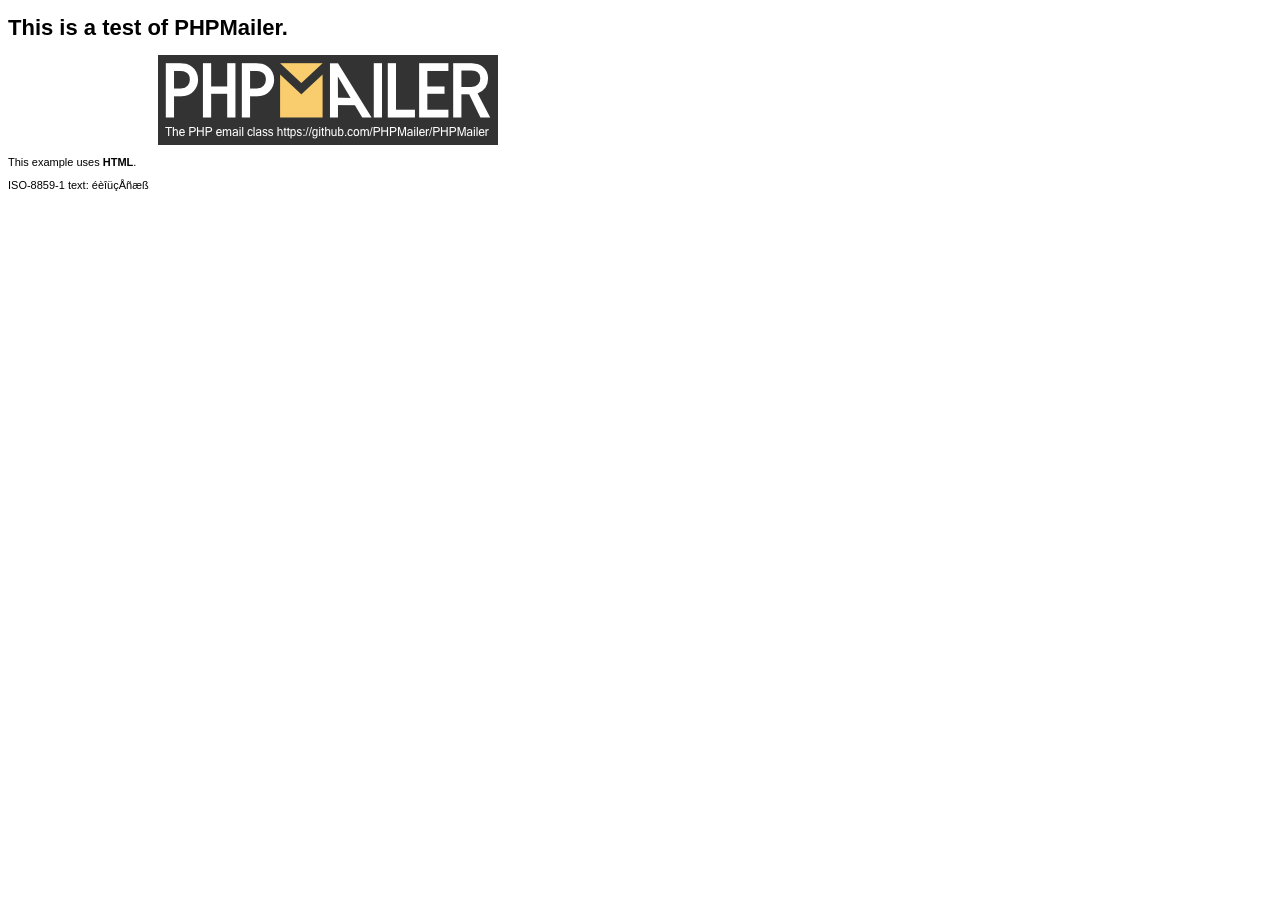
<file: mailer/PHPMailer-master/examples/contents.html>
<!DOCTYPE HTML PUBLIC "-//W3C//DTD HTML 4.01 Transitional//EN" "http://www.w3.org/TR/html4/loose.dtd">
<html>
<head>
  <meta http-equiv="Content-Type" content="text/html; charset=iso-8859-1">
  <title>PHPMailer Test</title>
</head>
<body>
<div style="width: 640px; font-family: Arial, Helvetica, sans-serif; font-size: 11px;">
  <h1>This is a test of PHPMailer.</h1>
  <div align="center">
    <a href="https://github.com/PHPMailer/PHPMailer/"><img src="images/phpmailer.png" height="90" width="340" alt="PHPMailer rocks"></a>
  </div>
  <p>This example uses <strong>HTML</strong>.</p>
  <p>ISO-8859-1 text: ���������</p>
</div>
</body>
</html>
</file>
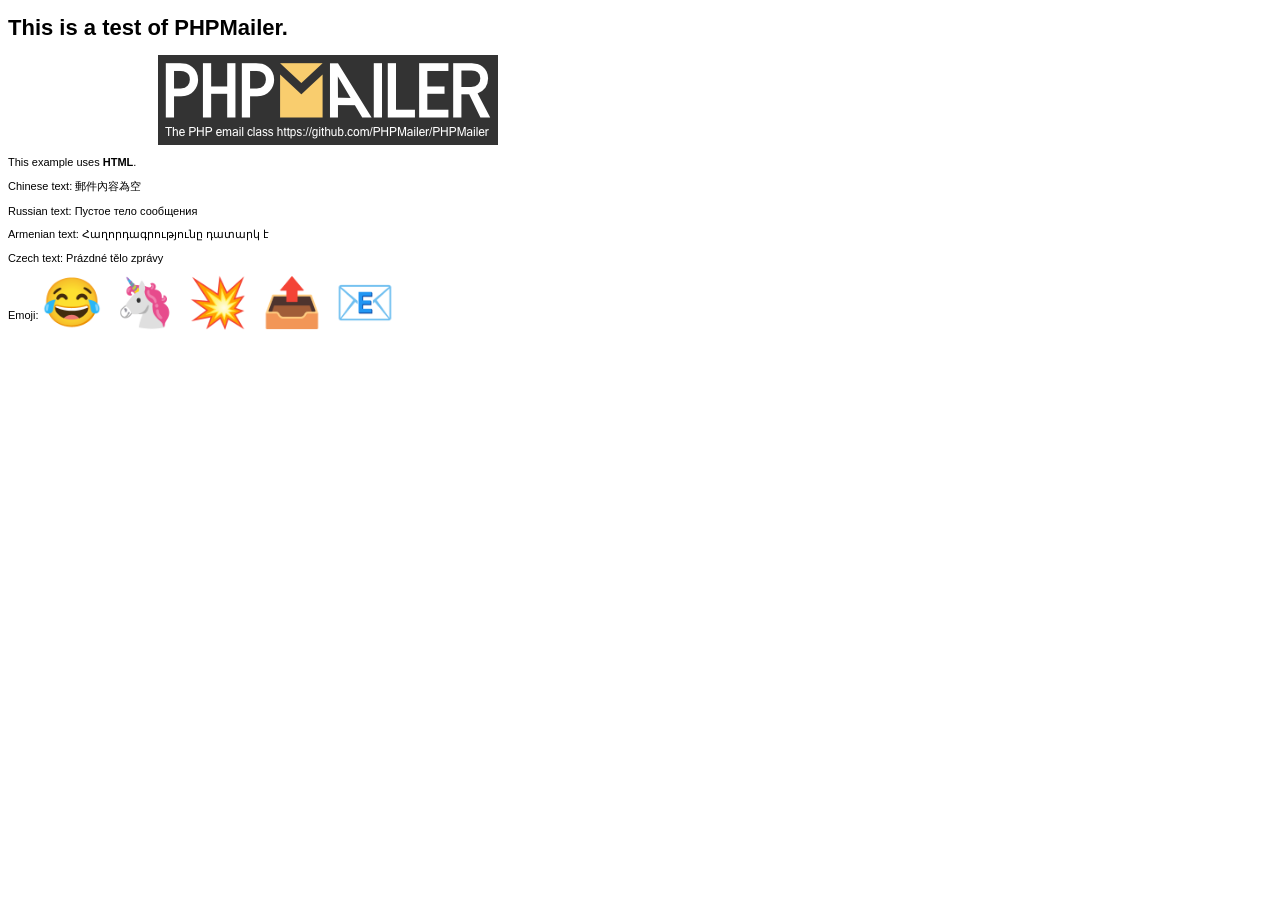
<file: mailer/PHPMailer-master/examples/contentsutf8.html>
<!DOCTYPE HTML PUBLIC "-//W3C//DTD HTML 4.01 Transitional//EN" "http://www.w3.org/TR/html4/loose.dtd">
<html>
<head>
  <meta http-equiv="Content-Type" content="text/html; charset=utf-8">
  <title>PHPMailer Test</title>
</head>
<body>
<div style="width: 640px; font-family: Arial, Helvetica, sans-serif; font-size: 11px;">
  <h1>This is a test of PHPMailer.</h1>
  <div align="center">
    <a href="https://github.com/PHPMailer/PHPMailer/"><img src="images/phpmailer.png" height="90" width="340" alt="PHPMailer rocks"></a>
  </div>
  <p>This example uses <strong>HTML</strong>.</p>
  <p>Chinese text: 郵件內容為空</p>
  <p>Russian text: Пустое тело сообщения</p>
  <p>Armenian text: Հաղորդագրությունը դատարկ է</p>
  <p>Czech text: Prázdné tělo zprávy</p>
  <p>Emoji: <span style="font-size: 48px">😂 🦄 💥 📤 📧</span></p>
</div>
</body>
</html>
</file>
<file: css/themify-icons.css>
@font-face {
	font-family: 'themify';
	src:url('../fonts/themify.eot?-fvbane');
	src:url('../fonts/themify.eot?#iefix-fvbane') format('embedded-opentype'),
		url('../fonts/themify.woff?-fvbane') format('woff'),
		url('../fonts/themify.ttf?-fvbane') format('truetype'),
		url('../fonts/themify.svg?-fvbane#themify') format('svg');
	font-weight: normal;
	font-style: normal;
}

[class^="ti-"], [class*=" ti-"] {
	font-family: 'themify';
	/* speak: none; */
	font-style: normal;
	font-weight: normal;
	font-variant: normal;
	text-transform: none;
	line-height: 1;

	/* Better Font Rendering =========== */
	-webkit-font-smoothing: antialiased;
	-moz-osx-font-smoothing: grayscale;
}

.ti-wand:before {
	content: "\e600";
}
.ti-volume:before {
	content: "\e601";
}
.ti-user:before {
	content: "\e602";
}
.ti-unlock:before {
	content: "\e603";
}
.ti-unlink:before {
	content: "\e604";
}
.ti-trash:before {
	content: "\e605";
}
.ti-thought:before {
	content: "\e606";
}
.ti-target:before {
	content: "\e607";
}
.ti-tag:before {
	content: "\e608";
}
.ti-tablet:before {
	content: "\e609";
}
.ti-star:before {
	content: "\e60a";
}
.ti-spray:before {
	content: "\e60b";
}
.ti-signal:before {
	content: "\e60c";
}
.ti-shopping-cart:before {
	content: "\e60d";
}
.ti-shopping-cart-full:before {
	content: "\e60e";
}
.ti-settings:before {
	content: "\e60f";
}
.ti-search:before {
	content: "\e610";
}
.ti-zoom-in:before {
	content: "\e611";
}
.ti-zoom-out:before {
	content: "\e612";
}
.ti-cut:before {
	content: "\e613";
}
.ti-ruler:before {
	content: "\e614";
}
.ti-ruler-pencil:before {
	content: "\e615";
}
.ti-ruler-alt:before {
	content: "\e616";
}
.ti-bookmark:before {
	content: "\e617";
}
.ti-bookmark-alt:before {
	content: "\e618";
}
.ti-reload:before {
	content: "\e619";
}
.ti-plus:before {
	content: "\e61a";
}
.ti-pin:before {
	content: "\e61b";
}
.ti-pencil:before {
	content: "\e61c";
}
.ti-pencil-alt:before {
	content: "\e61d";
}
.ti-paint-roller:before {
	content: "\e61e";
}
.ti-paint-bucket:before {
	content: "\e61f";
}
.ti-na:before {
	content: "\e620";
}
.ti-mobile:before {
	content: "\e621";
}
.ti-minus:before {
	content: "\e622";
}
.ti-medall:before {
	content: "\e623";
}
.ti-medall-alt:before {
	content: "\e624";
}
.ti-marker:before {
	content: "\e625";
}
.ti-marker-alt:before {
	content: "\e626";
}
.ti-arrow-up:before {
	content: "\e627";
}
.ti-arrow-right:before {
	content: "\e628";
}
.ti-arrow-left:before {
	content: "\e629";
}
.ti-arrow-down:before {
	content: "\e62a";
}
.ti-lock:before {
	content: "\e62b";
}
.ti-location-arrow:before {
	content: "\e62c";
}
.ti-link:before {
	content: "\e62d";
}
.ti-layout:before {
	content: "\e62e";
}
.ti-layers:before {
	content: "\e62f";
}
.ti-layers-alt:before {
	content: "\e630";
}
.ti-key:before {
	content: "\e631";
}
.ti-import:before {
	content: "\e632";
}
.ti-image:before {
	content: "\e633";
}
.ti-heart:before {
	content: "\e634";
}
.ti-heart-broken:before {
	content: "\e635";
}
.ti-hand-stop:before {
	content: "\e636";
}
.ti-hand-open:before {
	content: "\e637";
}
.ti-hand-drag:before {
	content: "\e638";
}
.ti-folder:before {
	content: "\e639";
}
.ti-flag:before {
	content: "\e63a";
}
.ti-flag-alt:before {
	content: "\e63b";
}
.ti-flag-alt-2:before {
	content: "\e63c";
}
.ti-eye:before {
	content: "\e63d";
}
.ti-export:before {
	content: "\e63e";
}
.ti-exchange-vertical:before {
	content: "\e63f";
}
.ti-desktop:before {
	content: "\e640";
}
.ti-cup:before {
	content: "\e641";
}
.ti-crown:before {
	content: "\e642";
}
.ti-comments:before {
	content: "\e643";
}
.ti-comment:before {
	content: "\e644";
}
.ti-comment-alt:before {
	content: "\e645";
}
.ti-close:before {
	content: "\e646";
}
.ti-clip:before {
	content: "\e647";
}
.ti-angle-up:before {
	content: "\e648";
}
.ti-angle-right:before {
	content: "\e649";
}
.ti-angle-left:before {
	content: "\e64a";
}
.ti-angle-down:before {
	content: "\e64b";
}
.ti-check:before {
	content: "\e64c";
}
.ti-check-box:before {
	content: "\e64d";
}
.ti-camera:before {
	content: "\e64e";
}
.ti-announcement:before {
	content: "\e64f";
}
.ti-brush:before {
	content: "\e650";
}
.ti-briefcase:before {
	content: "\e651";
}
.ti-bolt:before {
	content: "\e652";
}
.ti-bolt-alt:before {
	content: "\e653";
}
.ti-blackboard:before {
	content: "\e654";
}
.ti-bag:before {
	content: "\e655";
}
.ti-move:before {
	content: "\e656";
}
.ti-arrows-vertical:before {
	content: "\e657";
}
.ti-arrows-horizontal:before {
	content: "\e658";
}
.ti-fullscreen:before {
	content: "\e659";
}
.ti-arrow-top-right:before {
	content: "\e65a";
}
.ti-arrow-top-left:before {
	content: "\e65b";
}
.ti-arrow-circle-up:before {
	content: "\e65c";
}
.ti-arrow-circle-right:before {
	content: "\e65d";
}
.ti-arrow-circle-left:before {
	content: "\e65e";
}
.ti-arrow-circle-down:before {
	content: "\e65f";
}
.ti-angle-double-up:before {
	content: "\e660";
}
.ti-angle-double-right:before {
	content: "\e661";
}
.ti-angle-double-left:before {
	content: "\e662";
}
.ti-angle-double-down:before {
	content: "\e663";
}
.ti-zip:before {
	content: "\e664";
}
.ti-world:before {
	content: "\e665";
}
.ti-wheelchair:before {
	content: "\e666";
}
.ti-view-list:before {
	content: "\e667";
}
.ti-view-list-alt:before {
	content: "\e668";
}
.ti-view-grid:before {
	content: "\e669";
}
.ti-uppercase:before {
	content: "\e66a";
}
.ti-upload:before {
	content: "\e66b";
}
.ti-underline:before {
	content: "\e66c";
}
.ti-truck:before {
	content: "\e66d";
}
.ti-timer:before {
	content: "\e66e";
}
.ti-ticket:before {
	content: "\e66f";
}
.ti-thumb-up:before {
	content: "\e670";
}
.ti-thumb-down:before {
	content: "\e671";
}
.ti-text:before {
	content: "\e672";
}
.ti-stats-up:before {
	content: "\e673";
}
.ti-stats-down:before {
	content: "\e674";
}
.ti-split-v:before {
	content: "\e675";
}
.ti-split-h:before {
	content: "\e676";
}
.ti-smallcap:before {
	content: "\e677";
}
.ti-shine:before {
	content: "\e678";
}
.ti-shift-right:before {
	content: "\e679";
}
.ti-shift-left:before {
	content: "\e67a";
}
.ti-shield:before {
	content: "\e67b";
}
.ti-notepad:before {
	content: "\e67c";
}
.ti-server:before {
	content: "\e67d";
}
.ti-quote-right:before {
	content: "\e67e";
}
.ti-quote-left:before {
	content: "\e67f";
}
.ti-pulse:before {
	content: "\e680";
}
.ti-printer:before {
	content: "\e681";
}
.ti-power-off:before {
	content: "\e682";
}
.ti-plug:before {
	content: "\e683";
}
.ti-pie-chart:before {
	content: "\e684";
}
.ti-paragraph:before {
	content: "\e685";
}
.ti-panel:before {
	content: "\e686";
}
.ti-package:before {
	content: "\e687";
}
.ti-music:before {
	content: "\e688";
}
.ti-music-alt:before {
	content: "\e689";
}
.ti-mouse:before {
	content: "\e68a";
}
.ti-mouse-alt:before {
	content: "\e68b";
}
.ti-money:before {
	content: "\e68c";
}
.ti-microphone:before {
	content: "\e68d";
}
.ti-menu:before {
	content: "\e68e";
}
.ti-menu-alt:before {
	content: "\e68f";
}
.ti-map:before {
	content: "\e690";
}
.ti-map-alt:before {
	content: "\e691";
}
.ti-loop:before {
	content: "\e692";
}
.ti-location-pin:before {
	content: "\e693";
}
.ti-list:before {
	content: "\e694";
}
.ti-light-bulb:before {
	content: "\e695";
}
.ti-Italic:before {
	content: "\e696";
}
.ti-info:before {
	content: "\e697";
}
.ti-infinite:before {
	content: "\e698";
}
.ti-id-badge:before {
	content: "\e699";
}
.ti-hummer:before {
	content: "\e69a";
}
.ti-home:before {
	content: "\e69b";
}
.ti-help:before {
	content: "\e69c";
}
.ti-headphone:before {
	content: "\e69d";
}
.ti-harddrives:before {
	content: "\e69e";
}
.ti-harddrive:before {
	content: "\e69f";
}
.ti-gift:before {
	content: "\e6a0";
}
.ti-game:before {
	content: "\e6a1";
}
.ti-filter:before {
	content: "\e6a2";
}
.ti-files:before {
	content: "\e6a3";
}
.ti-file:before {
	content: "\e6a4";
}
.ti-eraser:before {
	content: "\e6a5";
}
.ti-envelope:before {
	content: "\e6a6";
}
.ti-download:before {
	content: "\e6a7";
}
.ti-direction:before {
	content: "\e6a8";
}
.ti-direction-alt:before {
	content: "\e6a9";
}
.ti-dashboard:before {
	content: "\e6aa";
}
.ti-control-stop:before {
	content: "\e6ab";
}
.ti-control-shuffle:before {
	content: "\e6ac";
}
.ti-control-play:before {
	content: "\e6ad";
}
.ti-control-pause:before {
	content: "\e6ae";
}
.ti-control-forward:before {
	content: "\e6af";
}
.ti-control-backward:before {
	content: "\e6b0";
}
.ti-cloud:before {
	content: "\e6b1";
}
.ti-cloud-up:before {
	content: "\e6b2";
}
.ti-cloud-down:before {
	content: "\e6b3";
}
.ti-clipboard:before {
	content: "\e6b4";
}
.ti-car:before {
	content: "\e6b5";
}
.ti-calendar:before {
	content: "\e6b6";
}
.ti-book:before {
	content: "\e6b7";
}
.ti-bell:before {
	content: "\e6b8";
}
.ti-basketball:before {
	content: "\e6b9";
}
.ti-bar-chart:before {
	content: "\e6ba";
}
.ti-bar-chart-alt:before {
	content: "\e6bb";
}
.ti-back-right:before {
	content: "\e6bc";
}
.ti-back-left:before {
	content: "\e6bd";
}
.ti-arrows-corner:before {
	content: "\e6be";
}
.ti-archive:before {
	content: "\e6bf";
}
.ti-anchor:before {
	content: "\e6c0";
}
.ti-align-right:before {
	content: "\e6c1";
}
.ti-align-left:before {
	content: "\e6c2";
}
.ti-align-justify:before {
	content: "\e6c3";
}
.ti-align-center:before {
	content: "\e6c4";
}
.ti-alert:before {
	content: "\e6c5";
}
.ti-alarm-clock:before {
	content: "\e6c6";
}
.ti-agenda:before {
	content: "\e6c7";
}
.ti-write:before {
	content: "\e6c8";
}
.ti-window:before {
	content: "\e6c9";
}
.ti-widgetized:before {
	content: "\e6ca";
}
.ti-widget:before {
	content: "\e6cb";
}
.ti-widget-alt:before {
	content: "\e6cc";
}
.ti-wallet:before {
	content: "\e6cd";
}
.ti-video-clapper:before {
	content: "\e6ce";
}
.ti-video-camera:before {
	content: "\e6cf";
}
.ti-vector:before {
	content: "\e6d0";
}
.ti-themify-logo:before {
	content: "\e6d1";
}
.ti-themify-favicon:before {
	content: "\e6d2";
}
.ti-themify-favicon-alt:before {
	content: "\e6d3";
}
.ti-support:before {
	content: "\e6d4";
}
.ti-stamp:before {
	content: "\e6d5";
}
.ti-split-v-alt:before {
	content: "\e6d6";
}
.ti-slice:before {
	content: "\e6d7";
}
.ti-shortcode:before {
	content: "\e6d8";
}
.ti-shift-right-alt:before {
	content: "\e6d9";
}
.ti-shift-left-alt:before {
	content: "\e6da";
}
.ti-ruler-alt-2:before {
	content: "\e6db";
}
.ti-receipt:before {
	content: "\e6dc";
}
.ti-pin2:before {
	content: "\e6dd";
}
.ti-pin-alt:before {
	content: "\e6de";
}
.ti-pencil-alt2:before {
	content: "\e6df";
}
.ti-palette:before {
	content: "\e6e0";
}
.ti-more:before {
	content: "\e6e1";
}
.ti-more-alt:before {
	content: "\e6e2";
}
.ti-microphone-alt:before {
	content: "\e6e3";
}
.ti-magnet:before {
	content: "\e6e4";
}
.ti-line-double:before {
	content: "\e6e5";
}
.ti-line-dotted:before {
	content: "\e6e6";
}
.ti-line-dashed:before {
	content: "\e6e7";
}
.ti-layout-width-full:before {
	content: "\e6e8";
}
.ti-layout-width-default:before {
	content: "\e6e9";
}
.ti-layout-width-default-alt:before {
	content: "\e6ea";
}
.ti-layout-tab:before {
	content: "\e6eb";
}
.ti-layout-tab-window:before {
	content: "\e6ec";
}
.ti-layout-tab-v:before {
	content: "\e6ed";
}
.ti-layout-tab-min:before {
	content: "\e6ee";
}
.ti-layout-slider:before {
	content: "\e6ef";
}
.ti-layout-slider-alt:before {
	content: "\e6f0";
}
.ti-layout-sidebar-right:before {
	content: "\e6f1";
}
.ti-layout-sidebar-none:before {
	content: "\e6f2";
}
.ti-layout-sidebar-left:before {
	content: "\e6f3";
}
.ti-layout-placeholder:before {
	content: "\e6f4";
}
.ti-layout-menu:before {
	content: "\e6f5";
}
.ti-layout-menu-v:before {
	content: "\e6f6";
}
.ti-layout-menu-separated:before {
	content: "\e6f7";
}
.ti-layout-menu-full:before {
	content: "\e6f8";
}
.ti-layout-media-right-alt:before {
	content: "\e6f9";
}
.ti-layout-media-right:before {
	content: "\e6fa";
}
.ti-layout-media-overlay:before {
	content: "\e6fb";
}
.ti-layout-media-overlay-alt:before {
	content: "\e6fc";
}
.ti-layout-media-overlay-alt-2:before {
	content: "\e6fd";
}
.ti-layout-media-left-alt:before {
	content: "\e6fe";
}
.ti-layout-media-left:before {
	content: "\e6ff";
}
.ti-layout-media-center-alt:before {
	content: "\e700";
}
.ti-layout-media-center:before {
	content: "\e701";
}
.ti-layout-list-thumb:before {
	content: "\e702";
}
.ti-layout-list-thumb-alt:before {
	content: "\e703";
}
.ti-layout-list-post:before {
	content: "\e704";
}
.ti-layout-list-large-image:before {
	content: "\e705";
}
.ti-layout-line-solid:before {
	content: "\e706";
}
.ti-layout-grid4:before {
	content: "\e707";
}
.ti-layout-grid3:before {
	content: "\e708";
}
.ti-layout-grid2:before {
	content: "\e709";
}
.ti-layout-grid2-thumb:before {
	content: "\e70a";
}
.ti-layout-cta-right:before {
	content: "\e70b";
}
.ti-layout-cta-left:before {
	content: "\e70c";
}
.ti-layout-cta-center:before {
	content: "\e70d";
}
.ti-layout-cta-btn-right:before {
	content: "\e70e";
}
.ti-layout-cta-btn-left:before {
	content: "\e70f";
}
.ti-layout-column4:before {
	content: "\e710";
}
.ti-layout-column3:before {
	content: "\e711";
}
.ti-layout-column2:before {
	content: "\e712";
}
.ti-layout-accordion-separated:before {
	content: "\e713";
}
.ti-layout-accordion-merged:before {
	content: "\e714";
}
.ti-layout-accordion-list:before {
	content: "\e715";
}
.ti-ink-pen:before {
	content: "\e716";
}
.ti-info-alt:before {
	content: "\e717";
}
.ti-help-alt:before {
	content: "\e718";
}
.ti-headphone-alt:before {
	content: "\e719";
}
.ti-hand-point-up:before {
	content: "\e71a";
}
.ti-hand-point-right:before {
	content: "\e71b";
}
.ti-hand-point-left:before {
	content: "\e71c";
}
.ti-hand-point-down:before {
	content: "\e71d";
}
.ti-gallery:before {
	content: "\e71e";
}
.ti-face-smile:before {
	content: "\e71f";
}
.ti-face-sad:before {
	content: "\e720";
}
.ti-credit-card:before {
	content: "\e721";
}
.ti-control-skip-forward:before {
	content: "\e722";
}
.ti-control-skip-backward:before {
	content: "\e723";
}
.ti-control-record:before {
	content: "\e724";
}
.ti-control-eject:before {
	content: "\e725";
}
.ti-comments-smiley:before {
	content: "\e726";
}
.ti-brush-alt:before {
	content: "\e727";
}
.ti-youtube:before {
	content: "\e728";
}
.ti-vimeo:before {
	content: "\e729";
}
.ti-twitter:before {
	content: "\e72a";
}
.ti-time:before {
	content: "\e72b";
}
.ti-tumblr:before {
	content: "\e72c";
}
.ti-skype:before {
	content: "\e72d";
}
.ti-share:before {
	content: "\e72e";
}
.ti-share-alt:before {
	content: "\e72f";
}
.ti-rocket:before {
	content: "\e730";
}
.ti-pinterest:before {
	content: "\e731";
}
.ti-new-window:before {
	content: "\e732";
}
.ti-microsoft:before {
	content: "\e733";
}
.ti-list-ol:before {
	content: "\e734";
}
.ti-linkedin:before {
	content: "\e735";
}
.ti-layout-sidebar-2:before {
	content: "\e736";
}
.ti-layout-grid4-alt:before {
	content: "\e737";
}
.ti-layout-grid3-alt:before {
	content: "\e738";
}
.ti-layout-grid2-alt:before {
	content: "\e739";
}
.ti-layout-column4-alt:before {
	content: "\e73a";
}
.ti-layout-column3-alt:before {
	content: "\e73b";
}
.ti-layout-column2-alt:before {
	content: "\e73c";
}
.ti-instagram:before {
	content: "\e73d";
}
.ti-google:before {
	content: "\e73e";
}
.ti-github:before {
	content: "\e73f";
}
.ti-flickr:before {
	content: "\e740";
}
.ti-facebook:before {
	content: "\e741";
}
.ti-dropbox:before {
	content: "\e742";
}
.ti-dribbble:before {
	content: "\e743";
}
.ti-apple:before {
	content: "\e744";
}
.ti-android:before {
	content: "\e745";
}
.ti-save:before {
	content: "\e746";
}
.ti-save-alt:before {
	content: "\e747";
}
.ti-yahoo:before {
	content: "\e748";
}
.ti-wordpress:before {
	content: "\e749";
}
.ti-vimeo-alt:before {
	content: "\e74a";
}
.ti-twitter-alt:before {
	content: "\e74b";
}
.ti-tumblr-alt:before {
	content: "\e74c";
}
.ti-trello:before {
	content: "\e74d";
}
.ti-stack-overflow:before {
	content: "\e74e";
}
.ti-soundcloud:before {
	content: "\e74f";
}
.ti-sharethis:before {
	content: "\e750";
}
.ti-sharethis-alt:before {
	content: "\e751";
}
.ti-reddit:before {
	content: "\e752";
}
.ti-pinterest-alt:before {
	content: "\e753";
}
.ti-microsoft-alt:before {
	content: "\e754";
}
.ti-linux:before {
	content: "\e755";
}
.ti-jsfiddle:before {
	content: "\e756";
}
.ti-joomla:before {
	content: "\e757";
}
.ti-html5:before {
	content: "\e758";
}
.ti-flickr-alt:before {
	content: "\e759";
}
.ti-email:before {
	content: "\e75a";
}
.ti-drupal:before {
	content: "\e75b";
}
.ti-dropbox-alt:before {
	content: "\e75c";
}
.ti-css3:before {
	content: "\e75d";
}
.ti-rss:before {
	content: "\e75e";
}
.ti-rss-alt:before {
	content: "\e75f";
}
</file>
<file: css/nice-select.css>
.nice-select {
  -webkit-tap-highlight-color: transparent;
  background-color: #fff;
  border-radius: 5px;
  border: solid 1px #e8e8e8;
  box-sizing: border-box;
  clear: both;
  cursor: pointer;
  display: block;
  float: left;
  font-family: inherit;
  font-size: 14px;
  font-weight: normal;
  height: 42px;
  line-height: 40px;
  outline: none;
  padding-left: 18px;
  padding-right: 30px;
  position: relative;
  text-align: left !important;
  -webkit-transition: all 0.2s ease-in-out;
  transition: all 0.2s ease-in-out;
  -webkit-user-select: none;
     -moz-user-select: none;
      -ms-user-select: none;
          user-select: none;
  white-space: nowrap;
  width: auto; }
  .nice-select:hover {
    border-color: #dbdbdb; }
  .nice-select:active, .nice-select.open, .nice-select:focus {
    border-color: #999; }


  .nice-select.disabled {
    border-color: #ededed;
    color: #999;
    pointer-events: none; }
    .nice-select.disabled:after {
      border-color: #cccccc; }
  .nice-select.wide {
    width: 100%; }
    .nice-select.wide .list {
      left: 0 !important;
      right: 0 !important; }
  .nice-select.right {
    float: right; }
    .nice-select.right .list {
      left: auto;
      right: 0; }
  .nice-select.small {
    font-size: 12px;
    height: 36px;
    line-height: 34px; }
    .nice-select.small:after {
      height: 4px;
      width: 4px; }
    .nice-select.small .option {
      line-height: 34px;
      min-height: 34px; }
  .nice-select .list {
    background-color: #fff;
    border-radius: 5px;
    box-shadow: 0 0 0 1px rgba(68, 68, 68, 0.11);
    box-sizing: border-box;
    margin-top: 4px;
    opacity: 0;
    overflow: hidden;
    padding: 0;
    pointer-events: none;
    position: absolute;
    top: 100%;
    left: 0;
    -webkit-transform-origin: 50% 0;
        -ms-transform-origin: 50% 0;
            transform-origin: 50% 0;
    -webkit-transform: scale(0.75) translateY(-21px);
        -ms-transform: scale(0.75) translateY(-21px);
            transform: scale(0.75) translateY(-21px);
    -webkit-transition: all 0.2s cubic-bezier(0.5, 0, 0, 1.25), opacity 0.15s ease-out;
    transition: all 0.2s cubic-bezier(0.5, 0, 0, 1.25), opacity 0.15s ease-out;
    z-index: 9; }
    .nice-select .list:hover .option:not(:hover) {
      background-color: transparent !important; }
  .nice-select .option {
    cursor: pointer;
    font-weight: 400;
    line-height: 40px;
    list-style: none;
    min-height: 40px;
    outline: none;
    padding-left: 18px;
    padding-right: 29px;
    text-align: left;
    -webkit-transition: all 0.2s;
    transition: all 0.2s; }
    .nice-select .option:hover, .nice-select .option.focus, .nice-select .option.selected.focus {
      background-color: #f6f6f6; }
    .nice-select .option.selected {
      font-weight: bold; }
    .nice-select .option.disabled {
      background-color: transparent;
      color: #999;
      cursor: default; }

.no-csspointerevents .nice-select .list {
  display: none; }

.no-csspointerevents .nice-select.open .list {
  display: block; }





  /* ,,,,,,,,,,,,,,,, */


  .nice-select:after {
    content: "\e64b";
    display: block;
    height: 5px;
    margin-top: -5px;
    pointer-events: none;
    position: absolute;
    right: 30px;
    top: 8px;
    transition: all 0.15s ease-in-out;
    width: 5px;
    font-family: 'themify';
    color: #ddd; }

    .nice-select.open:after {
 }
    .nice-select.open .list {
      opacity: 1;
      pointer-events: auto;
      -webkit-transform: scale(1) translateY(0);
          -ms-transform: scale(1) translateY(0);
              transform: scale(1) translateY(0); }
</file>
<file: css/flaticon.css>
/*
  	Flaticon icon font: Flaticon
  	Creation date: 07/09/2019 08:07
  	*/

	  @font-face {
		font-family: "Flaticon";
		src: url("../fonts/Flaticon.eot");
		src: url("../fonts/Flaticon.eot");
		src: url("../fonts/Flaticon.eot?#iefix") format("embedded-opentype"),
			 url("../fonts/Flaticon.woff2") format("woff2"),
			 url("../fonts/Flaticon.woff") format("woff"),
			 url("../fonts/Flaticon.ttf") format("truetype"),
			 url("../fonts/Flaticon.svg#Flaticon") format("svg");
		font-weight: normal;
		font-style: normal;
	  }
	  
	  @media screen and (-webkit-min-device-pixel-ratio:0) {
		@font-face {
		  font-family: "Flaticon";
		  src: url("./Flaticon.svg#Flaticon") format("svg");
		}
	  }
	  
	  [class^="flaticon-"]:before, [class*=" flaticon-"]:before,
	  [class^="flaticon-"]:after, [class*=" flaticon-"]:after {   
		font-family: Flaticon;
			  font-size: 20px;
	  font-style: normal;
	  margin-left: 20px;
	  }
	  
	.flaticon-legal-paper:before {
		content: "\e001";
	}
	.flaticon-case:before {
		content: "\e002";
	}
	.flaticon-survey:before {
		content: "\e003";
	}
	.flaticon-bar-chart:before {
		content: "\e004";
	}
	.flaticon-controls:before {
		content: "\e005";
	}
	.flaticon-puzzle:before {
		content: "\e006";
	}
	.flaticon-right:before {
		content: "\e007";
	}
</file>
<file: css/gijgo.css>
.gj-button {
    background-color: #f5f5f5;
    border: 1px solid #ddd;
    color: #000;
    border-radius: 3px;
    padding: 6px 10px;
    cursor: pointer;
}

.gj-unselectable {
    -webkit-touch-callout: none;
    -webkit-user-select: none;
    -khtml-user-select: none;
    -moz-user-select: none;
    -ms-user-select: none;
    user-select: none;
}

.gj-row {
    display: -webkit-box;
    display: -ms-flexbox;
    display: flex;
    -ms-flex-wrap: wrap;
    flex-wrap: wrap;
}

.gj-margin-left-5 {
    margin-left: 5px;
}

.gj-margin-left-10 {
    margin-left: 10px;
}

.gj-width-full {
    width: 100%;
}

.gj-cursor-pointer {
    cursor: pointer;
}

.gj-text-align-center {
    text-align: center;
}

.gj-font-size-16 {
    font-size: 16px;
}

.gj-hidden {
    display: none;
}

/** Material Design */
.gj-button-md {
    background: 0 0;
    border: none;
    border-radius: 2px;
    color: rgba(0, 0, 0, 0.87);
    position: relative;
    height: 36px;
    margin: 0;
    min-width: 64px;
    padding: 0 16px;
    display: inline-block;
    font-family: "Roboto","Helvetica","Arial",sans-serif;
    font-size: 1rem;
    font-weight: 500;
    text-transform: uppercase;
    letter-spacing: 0;
    overflow: hidden;
    will-change: box-shadow;
    transition: box-shadow .2s cubic-bezier(.4,0,1,1),background-color .2s cubic-bezier(.4,0,.2,1),color .2s cubic-bezier(.4,0,.2,1);
    outline: none;
    cursor: pointer;
    text-decoration: none;
    text-align: center;
    line-height: 36px;
    vertical-align: middle;
    overflow: hidden;
    -webkit-user-select: none;
    -moz-user-select: none;
    -ms-user-select: none;
    user-select: none;
}

.gj-button-md:hover {
    background-color: rgba(158,158,158,.2);
}

.gj-button-md:disabled {
    color: rgba(0,0,0,.26);
    background: 0 0;
}

.gj-button-md .material-icons,
.gj-button-md .gj-icon {
    vertical-align: middle;
    /*font-size: 1.3rem;
    margin-right: 4px;*/
}

.gj-button-md.gj-button-md-icon {
    width: 24px;
    height: 31px;
    min-width: 24px;
    padding: 0px;
    display: table;
}

.gj-button-md.gj-button-md-icon .material-icons,
.gj-button-md.gj-button-md-icon .gj-icon {
    display: table-cell;
    margin-right: 0px;
    width: 24px;
    height: 24px;
}

.gj-button-md.active {
    background-color: rgba(158,158,158,.4);
}

.gj-button-md-group {
    position: relative;
    display: inline-block;
    vertical-align: middle;
}

.gj-textbox-md {
    border: none;
    border-bottom: 1px solid rgba(0,0,0,.42);
    display: block;
    font-family: "Helvetica","Arial",sans-serif;
    font-size: 16px;
    line-height: 16px;
    padding: 4px 0px;
    margin: 0;
    width: 100%;
    background: 0 0;
    text-align: left;
    color: rgba(0,0,0,.87);
}

.gj-textbox-md:focus,
.gj-textbox-md:active {
    border-bottom: 2px solid rgba(0,0,0,.42);
    outline: none;
}

.gj-textbox-md::placeholder {
    color: #8e8e8e;
}

.gj-textbox-md:-ms-input-placeholder {
    color: #8e8e8e;
}

.gj-textbox-md::-ms-input-placeholder {
    color: #8e8e8e;
}

.gj-md-spacer-24 {
    min-width: 24px;
    width: 24px;
    display: inline-block;
}

.gj-md-spacer-32 {
    min-width: 32px;
    width: 32px;
    display: inline-block;
}

.gj-modal {
    position: fixed;
    top: 0;
    right: 0;
    bottom: 0;
    left: 0;
    z-index: 1203;
    display: none;
    overflow: hidden;
    -webkit-overflow-scrolling: touch;
    outline: 0;
    background-color: rgba(0, 0, 0, 0.54118);
    transition: 200ms ease opacity;
    will-change: opacity;
}

/* List */
ul.gj-list li [data-role="wrapper"] {
    display: table;
    width: 100%;
}

ul.gj-list li [data-role="checkbox"] {
    display: table-cell;
    vertical-align:middle;
    text-align:center;
}

ul.gj-list li [data-role="image"] {
    display: table-cell;
    vertical-align:middle;
    text-align:center;
}

ul.gj-list li [data-role="display"] {
    display: table-cell;
    vertical-align:middle;
    cursor: pointer;
}

ul.gj-list li [data-role="display"]:empty:before {
  content: "\200b"; /* unicode zero width space character */
}

/* List - Bootstrap */
ul.gj-list-bootstrap {
    padding-left: 0px;
    margin-bottom: 0px;
}

ul.gj-list-bootstrap li {
    padding: 0px;
}

ul.gj-list-bootstrap li [data-role="wrapper"] {
    padding: 0px 10px;
}

ul.gj-list-bootstrap li [data-role="checkbox"] {
    width: 24px;
    padding: 3px;
}

ul.gj-list-bootstrap li [data-role="image"] {
    width: 24px;
    height: 24px;
}

ul.gj-list-bootstrap li [data-role="display"] {
    padding: 8px 0px 8px 4px;
}

.list-group-item.active ul li, .list-group-item.active:focus ul li, .list-group-item.active:hover ul li {
    text-shadow: none;
    color:initial;
}

/* List - Material Design */
ul.gj-list-md {
    padding: 0px;
    list-style: none;
    list-style-type: none;
    line-height: 24px;
    letter-spacing: 0;
    color: #616161; /* Gray 700 */
}

ul.gj-list-md li {
    display: list-item;
    list-style-type: none;
    padding: 0px;
    min-height: unset;
    box-sizing: border-box;
    align-items: center;
    cursor: default;
    overflow: hidden;

    font-family: "Roboto","Helvetica","Arial",sans-serif;
    font-size: 16px;
    font-weight: 400;
    letter-spacing: .04em;
    line-height: 1;
    
    -webkit-flex-direction: row;
    -ms-flex-direction: row;
    flex-direction: row;
    -webkit-flex-wrap: nowrap;
    -ms-flex-wrap: nowrap;
    flex-wrap: nowrap;
}

ul.gj-list-md li [data-role="checkbox"] {
    height: 24px;
    width: 24px;
}

ul.gj-list-md li [data-role="image"] {
    height: 24px;
    width: 24px;
}

ul.gj-list-md li [data-role="display"] {
    padding: 8px 0px 8px 5px;
    order: 0;
    flex-grow: 2;
    text-decoration: none;
    box-sizing: border-box;
    align-items: center;
    text-align: left;
    color: rgba(0,0,0,.87);
}

ul.gj-list-md li.disabled>[data-role="wrapper"]>[data-role="display"] {
    color: #9E9E9E; /* Gray 500 */
}

.gj-list-md-active {
    background: #e0e0e0;
    color: #3f51b5;
}


/* Picker */
.gj-picker {
    position: absolute;
    z-index: 1203;
    background-color: #fff;
}

.gj-picker .selected {
    color: #fff;
}

/* Material Design */
.gj-picker-md {
    font-family: "Roboto","Helvetica","Arial",sans-serif;
    font-size: 16px;
    font-weight: 400;
    letter-spacing: .04em;
    line-height: 1;
    color: rgba(0,0,0,.87);
    border: 1px solid #E0E0E0;
}

.gj-modal .gj-picker-md {
    border: 0px;
}

.gj-picker-md [role="header"] {
    color: rgba(255, 255, 255, 0.54);
    display: flex;
    background: #2196f3;
    align-items: baseline;
    user-select: none;
    justify-content: center;
}

.gj-picker-md [role="footer"] {
    float: right;
    padding: 10px;
}

.gj-picker-md [role="footer"] button.gj-button-md {
    color: #2196f3;
    font-weight: bold;
    font-size: 13px;
}

/* Bootstrap */
.gj-picker-bootstrap {
    border-radius: 4px;
    border: 1px solid #E0E0E0;
}

.gj-picker-bootstrap .selected {
    color: #888;
}

.gj-picker-bootstrap [role="header"] {
    background: #eee;
    color: #AAA;
}
@font-face {
    font-family: 'gijgo-material';
    src: url('../fonts/gijgo-material.eot?235541');
    src: url('../fonts/gijgo-material.eot?235541#iefix') format('embedded-opentype'), url('../fonts/gijgo-material.ttf?235541') format('truetype'), url('../fonts/gijgo-material.woff?235541') format('woff'), url('../fonts/gijgo-material.svg?235541#gijgo-material') format('svg');
    font-weight: normal;
    font-style: normal;
}

.gj-icon {
    /* use !important to prevent issues with browser extensions that change fonts */
    font-family: 'gijgo-material' !important;
    font-size: 24px;
    speak: none;
    font-style: normal;
    font-weight: normal;
    font-variant: normal;
    text-transform: none;
    line-height: 1;
    /* Enable Ligatures ================ */
    letter-spacing: 0;
    -webkit-font-feature-settings: "liga";
    -moz-font-feature-settings: "liga=1";
    -moz-font-feature-settings: "liga";
    -ms-font-feature-settings: "liga" 1;
    font-feature-settings: "liga";
    -webkit-font-variant-ligatures: discretionary-ligatures;
    font-variant-ligatures: discretionary-ligatures;
    /* Better Font Rendering =========== */
    -webkit-font-smoothing: antialiased;
    -moz-osx-font-smoothing: grayscale;
}

.gj-icon.undo:before {
    content: "\e900";
}

.gj-icon.vertical-align-top:before {
    content: "\e901";
}

.gj-icon.vertical-align-center:before {
    content: "\e902";
}

.gj-icon.vertical-align-bottom:before {
    content: "\e903";
}

.gj-icon.arrow-dropup:before {
    content: "\e904";
}

.gj-icon.clock:before {
    content: "\e905";
}

.gj-icon.refresh:before {
    content: "\e906";
}

.gj-icon.last-page:before {
    content: "\e907";
}

.gj-icon.first-page:before {
    content: "\e908";
}

.gj-icon.cancel:before {
    content: "\e909";
}

.gj-icon.clear:before {
    content: "\e90a";
}

.gj-icon.check-circle:before {
    content: "\e90b";
}

.gj-icon.delete:before {
    content: "\e90c";
}

.gj-icon.arrow-upward:before {
    content: "\e90d";
}

.gj-icon.arrow-forward:before {
    content: "\e90e";
}

.gj-icon.arrow-downward:before {
    content: "\e90f";
}

.gj-icon.arrow-back:before {
    content: "\e910";
}

.gj-icon.list-numbered:before {
    content: "\e911";
}

.gj-icon.list-bulleted:before {
    content: "\e912";
}

.gj-icon.indent-increase:before {
    content: "\e913";
}

.gj-icon.indent-decrease:before {
    content: "\e914";
}

.gj-icon.redo:before {
    content: "\e915";
}

.gj-icon.align-right:before {
    content: "\e916";
}

.gj-icon.align-left:before {
    content: "\e917";
}

.gj-icon.align-justify:before {
    content: "\e918";
}

.gj-icon.align-center:before {
    content: "\e919";
}

.gj-icon.strikethrough:before {
    content: "\e91a";
}

.gj-icon.italic:before {
    content: "\e91b";
}

.gj-icon.underlined:before {
    content: "\e91c";
}

.gj-icon.bold:before {
    content: "\e91d";
}

.gj-icon.arrow-dropdown:before {
    content: "\e91e";
}

.gj-icon.done:before {
    content: "\e91f";
}

.gj-icon.pencil:before {
    content: "\e920";
}

.gj-icon.minus:before {
    content: "\e921";
}

.gj-icon.plus:before {
    content: "\e922";
}

.gj-icon.chevron-up:before {
    content: "\e923";
}

.gj-icon.chevron-right:before {
    content: "\e924";
}

.gj-icon.chevron-down:before {
    content: "\e925";
}

.gj-icon.chevron-left:before {
    content: "\e926";
}

.gj-icon.event:before {
    content: "\e927";
}
.gj-draggable {
    cursor: move;
}
.gj-resizable-handle {
    position: absolute;
    font-size: 0.1px;
    display: block;
    -ms-touch-action: none;
    touch-action: none;
    z-index: 1203;
}

.gj-resizable-n {
    cursor: n-resize;
    height: 7px;
    width: 100%;
    top: -5px;
    left: 0;
}
.gj-resizable-e {
    cursor: e-resize;
    width: 7px;
    right: -5px;
    top: 0;
    height: 100%;
}
.gj-resizable-s {
    cursor: s-resize;
    height: 7px;
    width: 100%;
    bottom: -5px;
    left: 0;
}
.gj-resizable-w {
	cursor: w-resize;
	width: 7px;
	left: -5px;
	top: 0;
	height: 100%;
}
.gj-resizable-se {
	cursor: se-resize;
	width: 12px;
	height: 12px;
	right: 1px;
	bottom: 1px;
}
.gj-resizable-sw {
	cursor: sw-resize;
	width: 9px;
	height: 9px;
	left: -5px;
	bottom: -5px;
}
.gj-resizable-nw {
	cursor: nw-resize;
	width: 9px;
	height: 9px;
	left: -5px;
	top: -5px;
}
.gj-resizable-ne {
	cursor: ne-resize;
	width: 9px;
	height: 9px;
	right: -5px;
	top: -5px;
}

.gj-dialog-footer {
    position: absolute;
    bottom: 0px;
    width: 100%;
    margin-top: 0px;
}

.gj-dialog-scrollable [data-role="body"] {
    overflow-x: hidden;
    overflow-y: scroll;
}

/** Bootstrap 3 **/
.gj-dialog-bootstrap {
    overflow: hidden;
    z-index: 1202;
}

.gj-dialog-bootstrap [data-role="title"] {
    display: inline;
}
.gj-dialog-bootstrap [data-role="close"] {
    line-height: 1.42857143;
}

/** Bootstrap 4 **/
.gj-dialog-bootstrap4 {
    overflow: hidden;
    z-index: 1202;
}

.gj-dialog-bootstrap4 [data-role="title"] {
    display: inline;
}
.gj-dialog-bootstrap4 [data-role="close"] {
    line-height: 1.5;
}

/** Material Design **/
.gj-dialog-md {
    background-color: #FFF;
    overflow: hidden;
    border: none;
    box-shadow: 0 11px 15px -7px rgba(0,0,0,.2), 0 24px 38px 3px rgba(0,0,0,.14), 0 9px 46px 8px rgba(0,0,0,.12);
    box-sizing: border-box;
    position: relative;
    display: -webkit-box;
    display: -webkit-flex;
    display: -ms-flexbox;
    display: flex;
    -webkit-box-orient: vertical;
    -webkit-box-direction: normal;
    -webkit-flex-direction: column;
    -ms-flex-direction: column;
    flex-direction: column;
    -webkit-background-clip: padding-box;
    background-clip: padding-box;
    outline: 0;
    z-index: 1202;
}

.gj-dialog-md-header {
    padding: 24px 24px 0px 24px;
    font-family: "Roboto","Helvetica","Arial",sans-serif;
}

.gj-dialog-md-title {
    margin: 0;
    font-weight: 400;
    display: inline;
    line-height: 28px;
    font-size: 20px;
}

.gj-dialog-md-close {
    -webkit-appearance: none;
    padding: 0;
    cursor: pointer;
    background: 0 0;
    border: 0;
    float: right;
    line-height: 28px;
    font-size: 28px;
}

.gj-dialog-md-body {
    padding: 20px 24px 24px 24px;
    color: rgba(0,0,0,.54);
    font-family: "Helvetica","Arial",sans-serif;
    font-size: 14px;
    font-weight: 400;
    line-height: 20px;
}

.gj-dialog-md-footer {
    padding: 8px 8px 8px 24px;
    display: -webkit-flex;
    display: -ms-flexbox;
    display: flex;
    -webkit-flex-direction: row-reverse;
    -ms-flex-direction: row-reverse;
    flex-direction: row-reverse;
    -webkit-flex-wrap: wrap;
    -ms-flex-wrap: wrap;
    flex-wrap: wrap;

    box-sizing: border-box;
}

.gj-dialog-md-footer>*:first-child {
    margin-right: 0;
}

.gj-dialog-md-footer>* {
    margin-right: 8px;
    height: 36px;
}
DIV.gj-grid-wrapper {
    margin: auto;
    position: relative;
    clear:both;
    z-index: 1;
}

TABLE.gj-grid {
    margin: auto;    
    border-collapse: collapse;
    width: 100%;
    table-layout: fixed;
}

TABLE.gj-grid THEAD TH [data-role="selectAll"] {
    margin: auto;
}

TABLE.gj-grid THEAD TH [data-role="title"] {
    display: inline-block;
}

TABLE.gj-grid THEAD TH [data-role="sorticon"] {
    display: inline-block;
}

TABLE.gj-grid THEAD TH {
    overflow: hidden;
    text-overflow: ellipsis;
}

TABLE.gj-grid.autogrow-header-row THEAD TH {
    overflow: auto;
    text-overflow: initial;
    white-space: pre-wrap;
    -ms-word-break: break-word;
    word-break: break-word;
}

TABLE.gj-grid > tbody > tr > td {
    overflow: hidden;
    position: relative;
}

table.gj-grid tbody div[data-role="display"] {
    vertical-align: middle;
    text-indent: 0;
    white-space: pre-wrap;
    -ms-word-break: break-word;
    word-break: break-word;
}

table.gj-grid.fixed-body-rows tbody div[data-role="display"] {
    overflow: hidden;
    text-overflow: ellipsis;
    white-space: nowrap;
    -ms-word-break: initial;
    word-break: initial;
}

table.gj-grid tfoot DIV[data-role="display"] {
    vertical-align: middle;
    text-indent: 0;
    display: flex;
}

TABLE.gj-grid .fa {
    padding: 2px;
}

TABLE.gj-grid > tbody > tr > td > div {
    padding: 2px;
    overflow: hidden;
}

DIV.gj-grid-wrapper DIV.gj-grid-loading-cover
{
    background: #BBBBBB;
    opacity: 0.5;
    position: absolute;
    vertical-align: middle;
}

DIV.gj-grid-wrapper DIV.gj-grid-loading-text
{
    position: absolute;
    font-weight: bold;
}

/* Bootstrap Theme */
table.gj-grid-bootstrap thead th {
    background-color: #f5f5f5;
    vertical-align:middle;
}

table.gj-grid-bootstrap thead th [data-role="sorticon"] {
    margin-left: 5px;
}

table.gj-grid-bootstrap thead th [data-role="sorticon"] i.gj-icon,
table.gj-grid-bootstrap thead th [data-role="sorticon"] i.material-icons {
    position: absolute;
    font-size: 20px;
    top: 15px;
}

table.gj-grid-bootstrap tbody tr td div[data-role="display"] {
    padding: 0px;
}

.gj-grid-bootstrap-4 .gj-checkbox-bootstrap {
    display: inline-block;
    padding-top: 2px;
}

.gj-grid-bootstrap-4 tbody tr.active {
    background-color: rgba(0,0,0,.075);
}

/* Material Design Theme */
.gj-grid-md {
    position: relative;
    border: 1px solid #e0e0e0;
    border-collapse: collapse;
    white-space: nowrap;
    font-size: 13px;
    font-family: "Roboto","Helvetica","Arial",sans-serif;
    background-color: #fff;
}

.gj-grid-md td:first-of-type, .gj-grid-md th:first-of-type {
    padding-left: 24px;
}

.gj-grid-md th {
    position: relative;
    vertical-align: bottom;
    font-weight: 700;
    line-height: 31px;
    letter-spacing: 0;
    height: 56px;
    font-size: 12px;
    color: rgba(0,0,0,.54);
    padding-bottom: 8px;
    box-sizing: border-box;
    padding: 12px 18px;
    text-align: right;
}

.gj-grid-md td {
    position: relative;
    height: 48px;
    border-top: 1px solid #e0e0e0;
    border-bottom: 1px solid #e0e0e0;
    padding: 12px 18px;
    box-sizing: border-box;
    text-align: left;
    color: rgba(0,0,0,.87);
}

.gj-grid-md tbody tr {
    position: relative;
    height: 48px;
    transition-duration: .28s;
    transition-timing-function: cubic-bezier(.4,0,.2,1);
    transition-property: background-color;
}

.gj-grid-md tbody tr:hover {
    background-color: #EEEEEE; /* Gray 200 */
}

.gj-grid-md tbody tr.gj-grid-md-select {
    background-color: #F5F5F5; /* Grey 100 */
}


table.gj-grid-md thead th [data-role="sorticon"] {
    margin-left: 5px;
}

table.gj-grid-md thead th [data-role="sorticon"] i.gj-icon,
table.gj-grid-md thead th [data-role="sorticon"] i.material-icons {
    position: absolute;
    font-size: 16px;
    top: 19px;
}

table.gj-grid-md thead th.gj-grid-select-all {
    padding-bottom: 3px;
}
/* Hide all prioritized columns by default */
@media only all {
	th.display-1120,
	td.display-1120,
	th.display-960,
	td.display-960,
	th.display-800,
	td.display-800,
	th.display-640,
	td.display-640,
	th.display-480,
	td.display-480,
	th.display-320,
	td.display-320 {
		display: none;
	}
}

/* Show at 320px (20em x 16px) */
@media screen and (min-width: 20em) {
	TABLE.gj-grid-bootstrap th.display-320,
	TABLE.gj-grid-bootstrap td.display-320 {
		display: table-cell;
	}
}
/* Show at 480px (30em x 16px) */
@media screen and (min-width: 30em) {
	TABLE.gj-grid-bootstrap th.display-480,
	TABLE.gj-grid-bootstrap td.display-480 {
		display: table-cell;
	}
}
/* Show at 640px (40em x 16px) */
@media screen and (min-width: 40em) {
	TABLE.gj-grid-bootstrap th.display-640,
	TABLE.gj-grid-bootstrap td.display-640 {
		display: table-cell;
	}
}
/* Show at 800px (50em x 16px) */
@media screen and (min-width: 50em) {
	TABLE.gj-grid-bootstrap th.display-800,
	TABLE.gj-grid-bootstrap td.display-800 {
		display: table-cell;
	}
}
/* Show at 960px (60em x 16px) */
@media screen and (min-width: 60em) {
	TABLE.gj-grid-bootstrap th.display-960,
	TABLE.gj-grid-bootstrap td.display-960 {
		display: table-cell;
	}
}
/* Show at 1,120px (70em x 16px) */
@media screen and (min-width: 70em) {
	TABLE.gj-grid-bootstrap th.display-1120,
	TABLE.gj-grid-bootstrap td.display-1120 {
		display: table-cell;
	}
}

/* Material Design Theme */
.gj-grid-md tfoot tr th {
    padding-right: 14px;
}

.gj-grid-md tfoot tr[data-role="pager"] .gj-grid-mdl-pager-label {
    padding-left: 5px;
    padding-right: 5px;
}

.gj-grid-md tfoot tr[data-role="pager"] .gj-dropdown-md {
    margin-left: 12px;
}

.gj-grid-md tfoot tr[data-role="pager"] .gj-dropdown-md [role="presenter"] {
    font-size: 12px;
    font-weight: bold;
    color: rgba(0,0,0,.54);
}

.gj-grid-md tfoot tr[data-role="pager"] .gj-dropdown-md [role="presenter"] [role="display"] {
    text-align: right;
}

.gj-grid-md tfoot tr[data-role="pager"] .gj-grid-md-limit-select {
    margin-left: 10px;
    font-size: 12px;
    font-weight: bold;
    color: rgba(0,0,0,.54);
}

/* Bootstrap */
.gj-grid-bootstrap tfoot tr[data-role="pager"] th {
    line-height: 30px;
    background-color: #f5f5f5;
}

.gj-grid-bootstrap tfoot tr[data-role="pager"] th > div > div {
    margin-right: 5px;
}

.gj-grid-bootstrap tfoot tr[data-role="pager"] th > div > button {
    margin-right: 5px;
}

.gj-grid-bootstrap-4 tfoot tr[data-role="pager"] th > div button {
    height: 34px;
}

.gj-grid-bootstrap-4 tfoot tr[data-role="pager"] th div .gj-dropdown-bootstrap-4 .gj-dropdown-expander-mi .gj-icon {
    top: 5px;
}

.gj-grid-bootstrap-3 tfoot tr[data-role="pager"] th > div > input {
    margin-right: 5px;
    width: 40px;
    text-align: right;
    display: inline-block;
    font-weight: bold;
}

.gj-grid-bootstrap-4 tfoot tr[data-role="pager"] th > div > div.input-group {
    width: 40px;
}

.gj-grid-bootstrap-4 tfoot tr[data-role="pager"] th > div > div.input-group input {
    text-align: right;
    font-weight: bold;
    height: 34px;
    padding-top: 2px;
    padding-bottom: 6px;
}

.gj-grid-bootstrap tfoot tr[data-role="pager"] th > div > select {
    display: inline-block;
    margin-right: 5px;
    width: 60px;
}

.gj-grid-bootstrap tfoot tr[data-role="pager"] th .gj-dropdown-bootstrap .gj-list-bootstrap [data-role="display"] {
    line-height: 14px;
}

.gj-grid-bootstrap tfoot tr[data-role="pager"] th .gj-dropdown-bootstrap [role="presenter"] [role="display"] {
    font-weight: bold;
}

.gj-grid-bootstrap tfoot tr[data-role="pager"] th .gj-dropdown-bootstrap-3 [role="presenter"] {
    padding: 2px 8px;
}

.gj-grid-bootstrap tfoot tr[data-role="pager"] th .gj-dropdown-bootstrap-4 [role="presenter"] {
    padding: 1px 8px;
}
.gj-grid thead tr th div.gj-grid-column-resizer-wrapper {
    position: relative;
    width: 100%;
    height: 0px; 
    top: 0px; 
    left: 0px; 
    padding: 0px;
}

span.gj-grid-column-resizer {
    position: absolute;
    right: 0px;
    width: 10px;
    top: -100px;
    height: 300px;
    z-index: 1203;
    cursor: e-resize;
}

.gj-grid-resize-cursor {
    cursor: e-resize;
}
.gj-grid-md tbody tr.gj-grid-top-border td {
  border-top: 2px solid #777;
}
.gj-grid-md tbody tr.gj-grid-bottom-border td {
  border-bottom: 2px solid #777;
}

.gj-grid-bootstrap tbody tr.gj-grid-top-border td {
  border-top: 2px solid #777;
}
.gj-grid-bootstrap tbody tr.gj-grid-bottom-border td {
  border-bottom: 2px solid #777;
}
.gj-grid-md thead tr th.gj-grid-left-border,
.gj-grid-md tbody tr td.gj-grid-left-border
{
    border-left: 3px solid #777;
}
.gj-grid-md thead tr th.gj-grid-right-border,
.gj-grid-md tbody tr td.gj-grid-right-border
{
    border-right: 3px solid #777;
}

.gj-grid-bootstrap thead tr th.gj-grid-left-border,
.gj-grid-bootstrap tbody tr td.gj-grid-left-border
{
    border-left: 5px solid #ddd;
}
.gj-grid-bootstrap thead tr th.gj-grid-right-border,
.gj-grid-bootstrap tbody tr td.gj-grid-right-border
{
    border-right: 5px solid #ddd;
}
.gj-dirty {
    position: absolute;
    top: 0px;
    left: 0px;
    border-style: solid;
    border-width: 3px;
    border-color: #f00 transparent transparent #f00;
    padding: 0;
    overflow: hidden;
    vertical-align: top;
}

/* Material Design */
.gj-grid-md tbody tr td.gj-grid-management-column {
    padding: 3px;
}

.gj-grid-md tbody tr td[data-mode="edit"] {
    padding: 0px 18px;
}

.gj-grid-md tbody .gj-dropdown-md [role="presenter"] [role="display"] {
    padding: 0px;
}

/* Bootstrap */
.gj-grid-bootstrap tbody tr td[data-mode="edit"] {
    padding: 0px;
}

.gj-grid-bootstrap tbody tr td[data-mode="edit"] [data-role="edit"] {
    padding: 0px;
}

/* Bootstrap 3 */
.gj-grid-bootstrap-3 tbody tr td.gj-grid-management-column {
    padding: 3px;
}

.gj-grid-bootstrap-3 tbody tr td[data-mode="edit"] {
    height: 38px;
}

.gj-grid-bootstrap-3 tbody tr td[data-mode="edit"] [data-role="edit"] input[type="text"] {
    height: 37px;
    padding: 8px;
}

.gj-grid-bootstrap-3 tbody tr td[data-mode="edit"] .gj-dropdown-bootstrap [role="presenter"] {
    border: 0px;
    border-radius: 0px;
    height: 37px;
    padding-left: 8px;
}

.gj-grid-bootstrap-3 tbody tr td[data-mode="edit"] .gj-datepicker-bootstrap {
    height: 37px;
}

.gj-grid-bootstrap-3 tbody tr td[data-mode="edit"] .gj-datepicker-bootstrap [role="input"] {
    height: 37px;
    border:0px;
    border-radius: 0px;
}

.gj-grid-bootstrap-3 tbody tr td[data-mode="edit"] .gj-datepicker-bootstrap [role="right-icon"] {
    border:0px;
    border-radius: 0px;
}

.gj-grid-bootstrap-3 tbody tr td[data-mode="edit"] .gj-checkbox-bootstrap {
    display: inline-block;
    padding-top: 10px;
    height: 32px;
}

/* Bootstrap 4 */
.gj-grid-bootstrap-4 tbody tr td.gj-grid-management-column {
    padding: 6px;
}

.gj-grid-bootstrap-4 tbody tr td[data-mode="edit"] [data-role="edit"] input[type="text"] {
    height: 48px;
    padding-left: 12px;
}

.gj-grid-bootstrap-4 tbody tr td[data-mode="edit"] .gj-dropdown-bootstrap [role="presenter"] {
    border: 0px;
    border-radius: 0px;
    height: 48px;
    padding-left: 12px;
    font-family: -apple-system,system-ui,BlinkMacSystemFont,"Segoe UI",Roboto,"Helvetica Neue",Arial,sans-serif;
}

.gj-grid-bootstrap-4 tbody tr td[data-mode="edit"] .gj-dropdown-bootstrap-4 [role="expander"].gj-dropdown-expander-mi .gj-icon,
.gj-grid-bootstrap-4 tbody tr td[data-mode="edit"] .gj-dropdown-bootstrap-4 [role="expander"].gj-dropdown-expander-mi .material-icons {
    top: 13px;
}

.gj-grid-bootstrap-4 tbody tr td[data-mode="edit"] .gj-datepicker-bootstrap {
    height: 48px;
}

.gj-grid-bootstrap-4 tbody tr td[data-mode="edit"] .gj-datepicker-bootstrap [role="input"] {
    height: 48px;
    border:0px;
    border-radius: 0px;
}

.gj-grid-bootstrap-4 tbody tr td[data-mode="edit"] .gj-datepicker-bootstrap [role="right-icon"] {
    background-color: #fff;
}

.gj-grid-bootstrap-4 tbody tr td[data-mode="edit"] .gj-datepicker-bootstrap [role="right-icon"] button {
    border: 0px;
    border-radius: 0px;
    width: 43px;
    position: relative;
}

.gj-grid-bootstrap-4 tbody tr td[data-mode="edit"] .gj-datepicker-bootstrap [role="right-icon"] .gj-icon,
.gj-grid-bootstrap-4 tbody tr td[data-mode="edit"] .gj-datepicker-bootstrap [role="right-icon"] .material-icons {
    top: 13px;
    left: 10px;
    font-size: 24px;
}

.gj-grid-bootstrap-4 tbody tr td[data-mode="edit"] .gj-checkbox-bootstrap {
    display: inline-block;
    padding-top: 15px;
    height: 42px;
}
.gj-grid-md thead tr[data-role="filter"] th {
    border-top: 1px solid #e0e0e0;
}

div.gj-grid-wrapper div.gj-grid-bootstrap-toolbar {
    background-color: #f5f5f5;
    padding: 8px;
    font-weight: bold;
    border: 1px solid #ddd;
}

div.gj-grid-wrapper div.gj-grid-bootstrap-4-toolbar {
    background-color: #f5f5f5;
    padding: 12px;
    font-weight: bold;
    border: 1px solid #ddd;
}

div.gj-grid-wrapper div.gj-grid-md-toolbar {
    font-weight: bold;
    font-size: 24px;
    font-family: "Helvetica","Arial",sans-serif;
    background-color: rgb(255, 255, 255);
    
    border-top: 1px solid #e0e0e0;
    border-left: 1px solid #e0e0e0;
    border-right: 1px solid #e0e0e0;
    border-bottom: 0px;
    border-collapse: collapse;

    padding: 0 18px 0px 18px;
    line-height: 56px;
}
table.gj-grid-scrollable tbody {
    overflow-y: auto;
    overflow-x: hidden;
    display: block;
}

/* Material Design */
table.gj-grid-md.gj-grid-scrollable {
    border-bottom: 0px;
}

table.gj-grid-md.gj-grid-scrollable tbody {
    border-right: 1px solid #e0e0e0;
    border-bottom: 1px solid #e0e0e0;
}

table.gj-grid-md.gj-grid-scrollable tfoot {
    border-bottom: 1px solid #e0e0e0;
}

/* Bootstrap 3 */
table.gj-grid-bootstrap.gj-grid-scrollable {
    border-bottom: 0px;
}

table.gj-grid-bootstrap.gj-grid-scrollable tbody {
    border-right: 1px solid #ddd;
    border-bottom: 1px solid #ddd;
}

table.gj-grid-bootstrap.gj-grid-scrollable tbody tr[data-role="row"]:first-child td {
    border-top: 0px;
}

table.gj-grid-bootstrap.gj-grid-scrollable tbody tr[data-role="row"] td:first-child {
    border-left: 0px;
}

table.gj-grid-bootstrap.gj-grid-scrollable tbody tr[data-role="row"] td:last-child {
    border-right: 0px;
}

table.gj-grid-bootstrap.gj-grid-scrollable tfoot {
    border-bottom: 1px solid #ddd;
}

ul.gj-list li [data-role="spacer"] {
    display: table-cell;
}

ul.gj-list li [data-role="expander"] {
    display: table-cell;
    vertical-align:middle;
    text-align:center;
    cursor: pointer;
}

[data-type="tree"] ul li [data-role="expander"].gj-tree-material-icons-expander {
    width: 24px;
}

[data-type="tree"] ul li [data-role="expander"].gj-tree-font-awesome-expander {
    width: 24px;
}

[data-type="tree"] ul li [data-role="expander"].gj-tree-glyphicons-expander {
    width: 24px;
}

[data-type="tree"] ul li [data-role="expander"].gj-tree-glyphicons-expander .glyphicon {
    top: 4px;
    height: 24px;
}

/* Bootstrap Theme */
.gj-tree-bootstrap-3 ul.gj-list-bootstrap li {
    border: 0px;
    border-radius: 0px;
    color: #333;
}

.gj-tree-bootstrap-3 ul.gj-list-bootstrap li.active {
    color: #fff;
}

.gj-tree-bootstrap-3 ul.gj-list-bootstrap li.disabled {
    color: #777;
    background-color: #eee;
}

.gj-tree-bootstrap-4 ul.gj-list-bootstrap li {
    border: 0px;
    border-radius: 0px;
    color: #212529;
}

.gj-tree-bootstrap-4 ul.gj-list-bootstrap li.active {
    color: #fff;
}

.gj-tree-bootstrap-4 ul.gj-list-bootstrap li.disabled {
    color: #868e96;
}

.gj-tree-bootstrap-4 ul.gj-list-bootstrap li ul.gj-list-bootstrap {
    width: 100%;
}

.gj-tree-bootstrap-border ul.gj-list-bootstrap li {
    border: 1px solid #ddd;
}

.gj-tree-bootstrap-border ul.gj-list-bootstrap li ul.gj-list-bootstrap li {
    border-left: 0px;
    border-right: 0px;
}

.gj-tree-bootstrap-border ul.gj-list-bootstrap li:first-child {
    border-top-left-radius: 4px;
    border-top-right-radius: 4px;
}

.gj-tree-bootstrap-border ul.gj-list-bootstrap li:last-child {
    border-bottom-left-radius: 4px;
    border-bottom-right-radius: 4px;
}

.gj-tree-bootstrap-border ul.gj-list-bootstrap li ul.gj-list-bootstrap li:first-child {
    border-top-left-radius: 0px;
    border-top-right-radius: 0px;
}

.gj-tree-bootstrap-border ul.gj-list-bootstrap li ul.gj-list-bootstrap li:last-child {
    border-bottom: 0px;
    border-bottom-left-radius: 0px;
    border-bottom-right-radius: 0px;
}

ul.gj-list-bootstrap li [data-role="expander"].gj-tree-material-icons-expander {
    padding-top: 8px;
    padding-bottom: 4px;
}

ul.gj-list-bootstrap li [data-role="expander"].gj-tree-material-icons-expander .gj-icon {
    width: 24px;
    height: 24px;
}

/* Material Design Theme */
ul.gj-list-md li.disabled > [data-role="wrapper"] > [data-role="expander"] {
    color: #9E9E9E; /* Gray 500 */
}

.gj-tree-md-border ul.gj-list-md li {
    border: 1px solid #616161; /* Gray 700 */
    margin-bottom: -1px;
}

.gj-tree-md-border ul.gj-list-md li ul.gj-list-md li {
    border-left: 0px;
    border-right: 0px;
}

.gj-tree-md-border ul.gj-list-md li ul.gj-list-md li:last-child {
    border-bottom: 0px;
}
.gj-tree-drop-above {    
    border-top: 1px solid #000;
}

.gj-tree-drop-below {
    border-bottom: 1px solid #000;
}

.gj-tree-bootstrap-3 ul.gj-list-bootstrap li [data-role="wrapper"].drop-above {
    border-top: 2px solid #000;
}

.gj-tree-bootstrap-3 ul.gj-list-bootstrap li [data-role="wrapper"].drop-below {
    border-bottom: 2px solid #000;
}

.gj-tree-bootstrap-4 ul.gj-list-bootstrap li [data-role="wrapper"].drop-above {
    border-top: 2px solid #000;
}

.gj-tree-bootstrap-4 ul.gj-list-bootstrap li [data-role="wrapper"].drop-below {
    border-bottom: 2px solid #000;
}

.gj-tree-drag-el {
    padding: 0px;
    margin: 0px;
    z-index: 1203;
}

.gj-tree-drag-el li {
    padding: 0px;
    margin: 0px;
}

.gj-tree-drag-el [data-role="wrapper"] {
    cursor: move;
    display: table;
}

.gj-tree-drag-el [data-role="indicator"] {
    width: 14px;
    padding: 0px 3px;
    display: table-cell;
    vertical-align: middle;
    text-align: center;
}

.gj-tree-bootstrap-drag-el li.list-group-item {
    border: 0px;
    background: unset;
}

.gj-tree-bootstrap-drag-el [data-role="indicator"] {
    width: 24px;
    height: 24px;
    padding: 0px;
}

.gj-tree-md-drag-el [data-role="indicator"] {
    width: 24px;
    height: 24px;
    padding: 0px;
}
/* Bootstrap */
.gj-checkbox-bootstrap {
    min-width: 0;
    font-size: 0;
    font-weight: normal;
    margin: 0px;
    text-align: center;
    width: 18px;
    height: 18px;
    position: relative;
    display: inline;
}

.gj-checkbox-bootstrap input[type="checkbox"] {
    display: none;
    margin-bottom: -12px;
}

.gj-checkbox-bootstrap span {
    background: #fff;
    display: block;
    content: " ";
    width: 18px;
    height: 18px;
    line-height: 11px;
    font-size: 11px;
    padding: 2px;
    color: #555555;
    border: 1px solid #CCCCCC;
    border-radius: 3px;
    transition: box-shadow 0.2s linear, border-color 0.2s linear;
    cursor: pointer;
    margin: auto;
}

.gj-checkbox-bootstrap input[type="checkbox"]:focus + span:before {
    outline: 0;
    box-shadow: 0 0 0 0 #66afe9, 0 0 6px rgba(102, 175, 233, .6);
    border-color: #66afe9;
}

.gj-checkbox-bootstrap input[type="checkbox"][disabled] + span {
    opacity: 0.6;
    cursor: not-allowed;
}

/* Bootstrap 4 */
.gj-checkbox-bootstrap.gj-checkbox-bootstrap-4 span {
    line-height: 16px;
    padding: 0px;
}

.gj-checkbox-bootstrap-4.gj-checkbox-material-icons input[type="checkbox"]:checked + span:after {
    font-size: 16px;
}

.gj-checkbox-bootstrap-4.gj-checkbox-material-icons input[type="checkbox"]:indeterminate + span:after {
    font-size: 16px;
}

/* Material Design */
.gj-checkbox-md {
    min-width: 0;
    font-size: 0;
    font-weight: normal;
    margin: 0px;
    text-align: center;
    width: 16px;
    height: 16px;
    position: relative;
}

.gj-checkbox-md input[type="checkbox"] {
    display: none;
    margin-bottom: -12px;
}

.gj-checkbox-md span {
    display: inline-block;
    box-sizing: border-box;
    width: 16px;
    height: 16px;
    margin: 0;
    cursor: pointer;
    overflow: hidden;
    border: 2px solid #616161; /* Gray 700 */
    border-radius: 2px;
    z-index: 2;
}

.gj-checkbox-md input[type="checkbox"]:checked + span {
    border: 2px solid #536DFE; /* Indigo A200 */
}

.gj-checkbox-md input[type="checkbox"]:checked + span:after {
    color: #FFF;
    background-color: #536DFE; /* Indigo A200 */
    position: absolute;
    left: 1px;
    top: -15px;
}

.gj-checkbox-md input[type="checkbox"]:indeterminate + span {
    border: 2px solid #616161; /* Gray 700 */
}

.gj-checkbox-md input[type="checkbox"]:indeterminate + span:after {    
    color: #616161;/*color: rgba(0, 0, 0, 1);*/
    position: absolute;
    left: 1px;
    top: -15px;
}

.gj-checkbox-md input[type="checkbox"][disabled] + span {
    border: 2px solid #9E9E9E;
}

.gj-checkbox-md input[type="checkbox"][disabled] + span:after {
    background-color: #9E9E9E;
}

.gj-checkbox-md input[type="checkbox"][disabled]:indeterminate + span:after {
    color: #FFFFFF;
}

/* Material Icons */
.gj-checkbox-material-icons input[type="checkbox"]:checked + span:after {
    content: "\e91f";
    font-size: 14px;
    font-weight: bold;
    white-space: pre;
}

.gj-checkbox-material-icons input[type="checkbox"]:indeterminate + span:after {
    content: "\e921";
    font-size: 14px;
    font-weight: bold;
    white-space: pre;
}

/* Glyphicons */
.gj-checkbox-glyphicons input[type="checkbox"]:checked + span:after {
    display: inline-block;
    font-family: 'Glyphicons Halflings';
    content: "\e013 ";
}

.gj-checkbox-glyphicons input[type="checkbox"]:indeterminate + span:after {
    display: inline-block;
    font-family: 'Glyphicons Halflings';
    content: "\2212 ";
    padding-right: 1px;
}

/* fontawesome */
.gj-checkbox-fontawesome .fa {
    font-size: 14px;
}
.gj-checkbox-bootstrap.gj-checkbox-fontawesome .fa {
    line-height: 18px;
}

.gj-checkbox-fontawesome input[type="checkbox"]:checked + span:before {
    content: "\f00c ";
}

.gj-checkbox-fontawesome input[type="checkbox"]:indeterminate + span:before {
    content: "\f068 ";
}
.gj-editor [role="body"] {
    overflow: auto;
    outline: 0px solid transparent;
    box-sizing: border-box;
}

/* Material Design */
.gj-editor-md {
    padding: 7px;
    font-family: "Roboto","Helvetica","Arial",sans-serif;
    font-size: 14px;
    font-weight: 500;
    letter-spacing: 0;
    border: 1px solid rgba(158,158,158,.2);
}

.gj-editor-md [role="toolbar"] {
    margin-bottom: 7px;
}

.gj-editor-md [role="toolbar"] .gj-button-md {
    min-width: 54px;
    margin-right: 5px;
}

.gj-editor-md [role="toolbar"] .gj-button-md .gj-icon {
    width: 24px;
    height: 24px;
}

.gj-editor-md [role="body"] {
    border: 1px solid rgba(158,158,158,.2);
}

.gj-editor-md p {
    margin: 0;
    padding: 0;
}

.gj-editor-md blockquote {
    font-size: 14px;
}

/* Bootstrap */
.gj-editor-bootstrap {
    padding: 7px;
    border: 1px solid #eceeef;
}

.gj-editor-bootstrap [role="toolbar"] {
    margin-bottom: 7px;
}

.gj-editor-bootstrap [role="toolbar"] .btn-group {
    margin-right: 10px;
}

.gj-editor-bootstrap [role="toolbar"] button {
    height: 36px;
}

.gj-editor-bootstrap [role="body"] {
    border: 1px solid #eceeef;
}

.gj-editor-bootstrap p {
    margin: 0;
    padding: 0;
}

.gj-editor-bootstrap blockquote {
    font-size: 14px;
}
.gj-dropdown {
    position: relative;
    border-collapse: separate;
}

.gj-dropdown [role="presenter"] {
    display: table;
    cursor: pointer;
    outline: none;
    position: relative;
}

.gj-dropdown [role="presenter"] [role="display"] {
    display: table-cell;
    text-align: left;
    width: 100%;
}

.gj-dropdown [role="presenter"] [role="expander"] {
    display: table-cell;
    vertical-align:middle;
    text-align:center;
    width: 24px;
    height: 24px;
}

/* Material Design */
.gj-dropdown-md [role="presenter"] {
    font-family: "Roboto","Helvetica","Arial",sans-serif;
    font-size: 16px;
    font-weight: 400;
    letter-spacing: .04em;
    line-height: 1;
    color: rgba(0,0,0,.87);
    padding: 0px;
    border: 0px;
    border-bottom: 1px solid rgba(0,0,0,.42);
    background: transparent;
}

.gj-dropdown-md [role="presenter"]:focus,
.gj-dropdown-md [role="presenter"]:active {
    border-bottom: 2px solid rgba(0,0,0,.42);
}

.gj-dropdown-md [role="presenter"] [role="display"] {
    padding: 4px 0px;
    line-height: 18px;
}

.gj-dropdown-md [role="presenter"] [role="display"] .placeholder {
    color: #8e8e8e;
}

.gj-dropdown-list-md {
    position: absolute;
    top: 0px;
    left: 0px;
    background-color: #f5f5f5;
    color: #000;
    margin: 0px;
    z-index: 1203;
}

.gj-dropdown-list-md li:hover, .gj-dropdown-list-md li.active {
    background-color: #eee;
}

/* Bootstrap */
.gj-dropdown-bootstrap [role="presenter"] [role="display"] {
    padding-right: 5px;
}

.gj-dropdown-bootstrap [role="presenter"] [role="expander"] {
    padding-left: 5px;
}

.gj-dropdown-bootstrap [role="presenter"] [role="expander"].gj-dropdown-expander-mi {
    width: 24px;
}

.gj-dropdown-bootstrap-3 [role="presenter"] [role="display"] {
    line-height: 20px;
}

.gj-dropdown-bootstrap-3 [role="presenter"] [role="display"] .placeholder {
    color: #9999b3;
}

.gj-dropdown-bootstrap-3 [role="presenter"] [role="expander"] {
    width: 20px;
    height: 20px;
}

.gj-dropdown-bootstrap-3 [role="presenter"] [role="expander"].gj-dropdown-expander-mi .gj-icon,
.gj-dropdown-bootstrap-3 [role="presenter"] [role="expander"].gj-dropdown-expander-mi .material-icons {
    top: 5px;
    right: 10px;
    position: absolute;
}

.gj-dropdown-bootstrap-4 [role="presenter"] {
    border: 1px solid #ced4da;
}

.gj-dropdown-bootstrap-4 [role="presenter"] [role="display"] {
    line-height: 24px;
}

.gj-dropdown-bootstrap-4 [role="presenter"] [role="expander"].gj-dropdown-expander-mi .gj-icon,
.gj-dropdown-bootstrap-4 [role="presenter"] [role="expander"].gj-dropdown-expander-mi .material-icons {
    top: 7px;
    right: 10px;
    position: absolute;
}

.gj-dropdown-list-bootstrap {
    position: absolute;
    top: 32px;
    left: 0px;
    margin: 0px;
    z-index: 1203;
}
.gj-datepicker [role="input"]::-ms-clear {
    display: none;
}

.gj-datepicker [role="right-icon"] {
    cursor: pointer;
}

.gj-picker div[role="navigator"] {
    display: -webkit-box;
    display: -ms-flexbox;
    display: flex;
    -ms-flex-wrap: wrap;
    flex-wrap: wrap;
}

.gj-picker div[role="navigator"] div {
    cursor: pointer;
    position: relative;
    flex-basis: 0;
    -webkit-box-flex: 1;
    -ms-flex-positive: 1;
    flex-grow: 1;
    max-width: 100%;
}

.gj-picker div[role="navigator"] div[role="period"] {
    width: 100%;
    text-align: center;
}

/* Material Design */
.gj-datepicker-md {
    font-family: "Roboto","Helvetica","Arial",sans-serif;
    font-size: 16px;
    font-weight: 400;
    letter-spacing: .04em;
    line-height: 1;
    color: rgba(0,0,0,.87);
    position: relative;
}

.gj-datepicker-md [role="right-icon"] {
    position: absolute;
    right: 0px;
    top: 0px;
    font-size: 24px;
}

.gj-datepicker-md.small .gj-textbox-md {
    font-size: 14px;
}

.gj-datepicker-md.small .gj-icon {
    font-size: 22px;
}

.gj-datepicker-md.large .gj-textbox-md {
    font-size: 18px;
}

.gj-datepicker-md.large .gj-icon {
    font-size: 28px;
}

.gj-picker-md.datepicker [role="header"] {
    padding: 20px 20px;
    display: block;
}

.gj-picker-md.datepicker [role="header"] [role="year"] {
    font-size: 17px;
    padding-bottom: 5px;
    cursor: pointer;
}

.gj-picker-md.datepicker [role="header"] [role="date"] {
    font-size: 36px;
    cursor: pointer;
}

.gj-picker-md div[role="navigator"] {
    height: 42px;
    line-height: 42px;
}

.gj-picker div[role="navigator"] div[role="period"] {
    font-weight: bold;
    font-size: 15px;
}

.gj-picker-md div[role="navigator"] div:first-child {
    max-width: 42px;
}

.gj-picker-md div[role="navigator"] div:last-child {
    max-width: 42px;
}

.gj-picker-md div[role="navigator"] div i.gj-icon,
.gj-picker-md div[role="navigator"] div i.material-icons {
    position: absolute;
    top: 8px;
}

.gj-picker-md div[role="navigator"] div:first-child i.gj-icon,
.gj-picker-md div[role="navigator"] div:first-child i.material-icons {
    left: 10px;
}

.gj-picker-md div[role="navigator"] div:last-child i.gj-icon,
.gj-picker-md div[role="navigator"] div:last-child i.material-icons {
    right: 11px;
}

.gj-picker-md table thead {
    color: #9E9E9E; /* Gray 500 */
}

.gj-picker-md table tr th div,
.gj-picker-md table tr td div {
    display: block;
    width: 40px;
    height: 40px;
    line-height: 40px;
    font-size: 13px;
    text-align: center;
    vertical-align: middle;
}

[type="year"].gj-picker-md table tr td div,
[type="decade"].gj-picker-md table tr td div,
[type="century"].gj-picker-md table tr td div {
    width: 73px;
    height: 73px;
    line-height: 73px;
    cursor: pointer;
}

.gj-picker-md table tr td.gj-cursor-pointer div:hover {
    background: #EEEEEE;
    border-radius: 50%;
    color: rgba(0,0,0,.87);
}

.gj-picker-md table tr td.other-month div,
.gj-picker-md table tr td.disabled div {
    color: #BDBDBD; /* Gray 400 */
}

.gj-picker-md table tr td.focused div {
    background: #E0E0E0; /* Gray 300 */
    border-radius: 50%;
}

.gj-picker-md table tr td.today div {
    color: #1976D2;
}

.gj-picker-md table tr td.selected.gj-cursor-pointer div {
    color: #FFFFFF;
    background: #1976D2; /* Blue 700 */
    border-radius: 50%;
}

.gj-picker-md table tr td.calendar-week div {
    font-weight: bold;
}

/* Bootstrap */
.gj-datepicker-bootstrap :focus,
.gj-datepicker-bootstrap :active {
    box-shadow: none;
}

.gj-picker-bootstrap {
    border: 1px solid rgba(0,0,0,0.15);
    border-radius: 4px;
    padding: 4px;
}

.gj-modal .gj-picker-bootstrap {
    padding: 0px;
}

.gj-picker-bootstrap.datepicker [role="header"] {
    padding: 10px 20px;
    display: block;
}

.gj-picker-bootstrap.datepicker [role="header"] [role="year"] {
    font-size: 15px;
    cursor: pointer;
}

.gj-picker-bootstrap [role="header"] [role="date"] {
    font-size: 24px;
    cursor: pointer;
}

.gj-modal .gj-picker-bootstrap.datepicker [role="body"] {
    padding: 15px;
}

.gj-picker-bootstrap div[role="navigator"] {
    height: 30px;
    line-height: 30px;
    text-align: center;
}

.gj-picker-bootstrap div[role="navigator"] div:first-child {
    max-width: 30px;
}

.gj-picker-bootstrap div[role="navigator"] div:last-child {
    max-width: 30px;
}

.gj-picker-bootstrap table tr td div,
.gj-picker-bootstrap table tr th div {
    display: block;
    width: 30px;
    height: 30px;
    line-height: 30px;
    text-align: center;
    vertical-align: middle;
}

[type="year"].gj-picker-bootstrap table tr td div,
[type="decade"].gj-picker-bootstrap table tr td div,
[type="century"].gj-picker-bootstrap table tr td div {
    width: 53px;
    height: 53px;
    line-height: 53px;
    cursor: pointer;
}

.gj-picker-bootstrap table tr th div i,
.gj-picker-bootstrap table tr th div span {
    line-height: 30px;
}

.gj-picker-bootstrap div[role="navigator"] .gj-icon,
.gj-picker-bootstrap div[role="navigator"] .material-icons {
    margin: 3px;
}

.gj-picker-bootstrap table tr td.focused div,
.gj-picker-bootstrap table tr td.gj-cursor-pointer div:hover {
    background: #EEEEEE;
    border-radius: 4px;
    color: #212529;
}

.gj-picker-bootstrap table tr td.today div {
    color: #204d74;
    font-weight: bold;
}

.gj-picker-bootstrap table tr td.selected.gj-cursor-pointer div {
    color: #fff;
    background-color: #204d74;
    border-color: #122b40;
    border-radius: 4px;
}

.gj-picker-bootstrap table tr td.other-month div,
.gj-picker-bootstrap table tr td.disabled div {
    color: #777;
}

/* Bootstrap 3 */
.gj-datepicker-bootstrap span[role="right-icon"].input-group-addon {
    border-top-left-radius: 0px;
    border-bottom-left-radius: 0px;
    border-top-right-radius: 4px;
    border-bottom-right-radius: 4px;
    border-left: 0px;
    position: relative;
    /*width: 38px;*/
}

.gj-datepicker-bootstrap span[role="right-icon"].input-group-addon .gj-icon,
.gj-datepicker-bootstrap span[role="right-icon"].input-group-addon .material-icons {
    position: absolute;
    top: 7px;
    left: 7px;
}

/* Bootstrap 4 */
.gj-datepicker-bootstrap [role="right-icon"] button {
    width: 38px;
    position: relative;
    border: 1px solid #ced4da;
}

.gj-datepicker-bootstrap [role="right-icon"] button:hover {
    color: #6c757d;
    background-color: transparent;
}

.gj-datepicker-bootstrap.input-group-sm [role="right-icon"] button {
    width: 30px;
}

.gj-datepicker-bootstrap.input-group-lg [role="right-icon"] button {
    width: 48px;
}

.gj-datepicker-bootstrap [role="right-icon"] button .gj-icon,
.gj-datepicker-bootstrap [role="right-icon"] button .material-icons {
    position: absolute;
    font-size: 21px;
    top: 9px;
    left: 9px;
}

.gj-datepicker-bootstrap.input-group-sm [role="right-icon"] button .gj-icon,
.gj-datepicker-bootstrap.input-group-sm [role="right-icon"] button .material-icons {
    top: 6px;
    left: 6px;
    font-size: 19px;
}

.gj-datepicker-bootstrap.input-group-lg [role="right-icon"] button .gj-icon,
.gj-datepicker-bootstrap.input-group-lg [role="right-icon"] button .material-icons {
    font-size: 27px;
    top: 10px;
    left: 10px;
}
.gj-timepicker [role="input"]::-ms-clear {
    display: none;
}

.gj-timepicker [role="right-icon"] {
    cursor: pointer;
}

.gj-picker.timepicker [role="header"] {
    font-size: 58px;
    padding: 20px 0;
    line-height: 58px;

    display: flex;
    align-items: baseline;
    user-select: none;
    justify-content: center;
}

.gj-picker.timepicker [role="header"] div {
    cursor: pointer;
    width: 66px;
    text-align: right;
}

.gj-picker [role="header"] [role="mode"] {
    position: relative;
    width: 0px;
}

.gj-picker [role="header"] [role="mode"] span {
    position: absolute;
    left: 7px;
    line-height: 18px;
    font-size: 18px;
}

.gj-picker [role="header"] [role="mode"] span[role="am"] {
    top: 7px;
}

.gj-picker [role="header"] [role="mode"] span[role="pm"] {
    bottom: 7px;
}

.gj-picker [role="body"] [role="dial"] {
    width: 256px;
    color: rgba(0, 0, 0, 0.87);
    height: 256px;
    position: relative;
    background: #eeeeee;
    border-radius: 50%;
    margin: 10px;
}

.gj-picker [role="body"] [role="hour"] {
    top: calc(50% - 16px);
    left: calc(50% - 16px);
    width: 32px;
    height: 32px;
    cursor: pointer;
    position: absolute;
    font-size: 14px;
    text-align: center;
    line-height: 32px;
    user-select: none;
    pointer-events: none;
}

.gj-picker [role="body"] [role="hour"].selected {
    color: rgba(255, 255, 255, 1);
}

.gj-picker [role="body"] [role="arrow"] {
    top: calc(50% - 1px);
    left: 50%;
    width: calc(50% - 20px);
    height: 2px;
    position: absolute;
    pointer-events: none;
    transform-origin: left center;
    transition: all 250ms cubic-bezier(0.4, 0, 0.2, 1);
    width: calc(50% - 52px);
}

.gj-picker .arrow-begin {
    top: -3px;
    left: -4px;
    width: 8px;
    height: 8px;
    position: absolute;
    border-radius: 50%;
}

.gj-picker .arrow-end {
    top: -15px;
    right: -16px;
    width: 0;
    height: 0;
    position: absolute;
    box-sizing: content-box;
    border-width: 16px;
    border-radius: 50%;
}

/* Material Design */
.gj-timepicker-md {
    font-family: "Roboto","Helvetica","Arial",sans-serif;
    font-size: 16px;
    font-weight: 400;
    letter-spacing: .04em;
    line-height: 1;
    color: rgba(0,0,0,.87);
    position: relative;
}

.gj-timepicker-md.small .gj-textbox-md {
    font-size: 14px;
}

.gj-timepicker-md.small .gj-icon {
    font-size: 22px;
}

.gj-timepicker-md.large .gj-textbox-md {
    font-size: 18px;
}

.gj-timepicker-md.large .gj-icon {
    font-size: 28px;
}

.gj-timepicker-md [role="right-icon"] {
    cursor: pointer;
    position: absolute;
    right: 0px;
    top: 0px;
    font-size: 24px;
}

.gj-picker-md .arrow-begin {
    background-color: #2196f3;
}
.gj-picker-md .arrow-end {
    border: 16px solid #2196f3;
}

.gj-picker-md [role="body"] [role="arrow"] {
    background-color: #2196f3;
}

/* Bootstrap */
.gj-timepicker-bootstrap :focus,
.gj-timepicker-bootstrap :active {
    box-shadow: none;
}

.gj-picker-bootstrap [role="body"] [role="arrow"] {
    background-color: #888;
}

.gj-picker-bootstrap .arrow-begin {
    background-color: #888;
}

.gj-picker-bootstrap .arrow-end {
    border: 16px solid #888;
}

/* Bootstrap 3 */
.gj-timepicker-bootstrap .input-group-addon {
    border-top-left-radius: 0px;
    border-bottom-left-radius: 0px;
    border-top-right-radius: 4px;
    border-bottom-right-radius: 4px;
    border-left: 0px;
    position: relative;
    width: 38px;
}

.gj-timepicker-bootstrap.input-group-sm .input-group-addon {
    width: 30px;
}

.gj-timepicker-bootstrap.input-group-lg .input-group-addon {
    width: 46px;
}

.gj-timepicker-bootstrap .input-group-addon .gj-icon,
.gj-timepicker-bootstrap .input-group-addon .material-icons {
    position: absolute;
    font-size: 21px;
    top: 6px;
    left: 8px;
}

.gj-timepicker-bootstrap.input-group-sm .input-group-addon .gj-icon,
.gj-timepicker-bootstrap.input-group-sm .input-group-addon .material-icons {
    font-size: 19px;
    top: 5px;
    left: 5px;
}

.gj-timepicker-bootstrap.input-group-lg .input-group-addon .gj-icon,
.gj-timepicker-bootstrap.input-group-lg .input-group-addon .material-icons {
    font-size: 27px;
    top: 10px;
    left: 10px;
}

/* Bootstrap 4 */
.gj-timepicker-bootstrap [role="right-icon"] button {
    width: 38px;
    position: relative;
}

.gj-timepicker-bootstrap.input-group-sm [role="right-icon"] button {
    width: 30px;
}

.gj-timepicker-bootstrap.input-group-lg [role="right-icon"] button {
    width: 48px;
}

.gj-timepicker-bootstrap [role="right-icon"] button .gj-icon,
.gj-timepicker-bootstrap [role="right-icon"] button .material-icons {
    position: absolute;
    font-size: 21px;
    top: 7px;
    left: 9px;
}

.gj-timepicker-bootstrap.input-group-sm [role="right-icon"] button .gj-icon,
.gj-timepicker-bootstrap.input-group-sm [role="right-icon"] button .material-icons {
    top: 4px;
    left: 6px;
    font-size: 19px;
}

.gj-timepicker-bootstrap.input-group-lg [role="right-icon"] button .gj-icon,
.gj-timepicker-bootstrap.input-group-lg [role="right-icon"] button .material-icons {
    font-size: 27px;
    top: 8px;
    left: 10px;
}
.gj-picker.datetimepicker [role="header"] [role="date"] {
    padding-bottom: 5px;
    text-align: center;
    cursor: pointer;
}

.gj-picker [role="switch"] {
    align-items: baseline;
    user-select: none;
    position: relative;
}

.gj-picker [role="switch"] [role="calendarMode"] {
    cursor: pointer;
    position: absolute;
    bottom: 2px;
    left: 0px;
}

.gj-picker [role="switch"] [role="time"] {
    width: 100%;
    text-align: center;
}

.gj-picker [role="switch"] [role="time"] div {
    display: inline;
    cursor: pointer;
}

.gj-picker [role="switch"] [role="calendarMode"] {
    cursor: pointer;
}

.gj-picker [role="switch"] [role="clockMode"] {
    position: absolute;
    right: 0px;
    bottom: 3px;
    cursor: pointer;
}

/* Material Design */
.gj-picker-md.datetimepicker [role="header"] {
    font-size: 36px;
    padding: 10px 20px;
    display: block;
}

.gj-picker-md [role="switch"] {
    color: rgba(255, 255, 255, 0.54);
    background: #2196f3;
    font-size: 32px;
}

/* Bootstrap */
.gj-picker-bootstrap.datetimepicker [role="header"] {
    font-size: 36px;
    padding: 10px 20px;
    display: block;
}

.gj-picker-bootstrap.datetimepicker [role="header"] [role="time"] {
    font-size: 22px;
}

.gj-slider {
    position: relative;
    padding: 8px 6px;
}

.gj-slider [role="track"] {
    width: 100%;
}

.gj-slider [role="progress"] {
    position: absolute;
    z-index: 1203;
}

.gj-slider [role="handle"] {
    position: absolute;
}

.gj-slider-md [role="track"] {
    display: -webkit-box;
    display: -ms-flexbox;
    display: flex;
    -webkit-box-orient: vertical;
    -webkit-box-direction: normal;
    -ms-flex-direction: column;
    flex-direction: column;
    -webkit-box-pack: center;
    -ms-flex-pack: center;
    justify-content: center;
    color: #fff;
    text-align: center;
    background-color: #e9ecef;
    height: 2px;
    background-color: rgba(0,0,0,.26);
}

.gj-slider-md [role="progress"] {
    display: -webkit-box;
    display: -ms-flexbox;
    display: flex;
    -webkit-box-orient: vertical;
    -webkit-box-direction: normal;
    -ms-flex-direction: column;
    flex-direction: column;
    -webkit-box-pack: center;
    -ms-flex-pack: center;
    justify-content: center;
    color: #fff;
    text-align: center;
    height: 2px;
    background-color: #536DFE; /* Indigo A200 */
    top: 8px;
    left: 6px;
}

.gj-slider-md [role="handle"] {
    top: 3px;
    left: 0px;
    width: 12px;
    height: 12px;
    background-color: #536DFE; /* Indigo A200 */
    filter: progid:DXImageTransform.Microsoft.gradient(startColorstr='#ff337ab7', endColorstr='#ff2e6da4', GradientType=0);
    filter: none;
    -webkit-box-shadow: inset 0 1px 0 rgba(255,255,255,.2), 0 1px 2px rgba(0,0,0,.05);
    box-shadow: inset 0 1px 0 rgba(255,255,255,.2), 0 1px 2px rgba(0,0,0,.05);
    border: 0px solid transparent;
    border-radius: 50%;
    cursor: pointer;
    z-index: 1204;
}

/* Bootstrap */
.gj-slider-bootstrap [role="track"] {
    border-radius: 4px;
    height: 10px;
}

.gj-slider-bootstrap [role="progress"] {
    height: 10px;
    border-radius: 4px;
    top: 8px;
    left: 6px;
    transition: none;
}

.gj-slider-bootstrap [role="handle"] {
    top: 2px;
    left: 0px;
    width: 20px;
    height: 20px;
    filter: progid:DXImageTransform.Microsoft.gradient(startColorstr='#ff337ab7', endColorstr='#ff2e6da4', GradientType=0);
    filter: none;
    -webkit-box-shadow: inset 0 1px 0 rgba(255,255,255,.2), 0 1px 2px rgba(0,0,0,.05);
    box-shadow: inset 0 1px 0 rgba(255,255,255,.2), 0 1px 2px rgba(0,0,0,.05);
    border: 0px solid transparent;
    border-radius: 50%;
    cursor: pointer;
    z-index: 1204;
}

.gj-slider-bootstrap-3 [role="handle"] {
    background-color: #337ab7;
    background-image: -webkit-linear-gradient(top, #337ab7 0%, #2e6da4 100%);
    background-image: -o-linear-gradient(top, #337ab7 0%, #2e6da4 100%);
    background-image: linear-gradient(to bottom, #337ab7 0%, #2e6da4 100%);
    background-repeat: repeat-x;
}

.gj-slider-bootstrap-4 [role="handle"] {
    background-color: #007bff;
    background-image: -webkit-linear-gradient(top, #007bff 0%, #2e6da4 100%);
    background-image: -o-linear-gradient(top, #007bff 0%, #2e6da4 100%);
    background-image: linear-gradient(to bottom, #007bff 0%, #2e6da4 100%);
    background-repeat: repeat-x;
}


.gj-colorpicker [role="right-icon"] {
    cursor: pointer;
}


/* Material Design */
.gj-colorpicker-md {
    font-family: "Roboto","Helvetica","Arial",sans-serif;
    font-size: 16px;
    font-weight: 400;
    letter-spacing: .04em;
    line-height: 1;
    color: rgba(0,0,0,.87);
    position: relative;
}

.gj-colorpicker-md [role="right-icon"] {
    position: absolute;
    right: 0px;
    top: 0px;
    font-size: 24px;
}

/* ...........
 */
 .gj-datepicker-md [role="right-icon"] {
    position: absolute;
    right: 0px;
    top: 0px;
    font-size: 16px;
    color: #919191;
    margin-right: 15px;
}
</file>
<file: css/style.css>
@import url("https://fonts.googleapis.com/css?family=Muli:200,200i,300,300i,400,400i,500,500i,600,600i,700,700i,800,800i,900,900i|Roboto:100,100i,300,300i,400,400i,500,500i,700,700i,900,900i&display=swap");

/* Normal desktop :1200px. */


/* Normal desktop :992px. */


/* Tablet desktop :768px. */


/* small mobile :320px. */


/* Large Mobile :480px. */


/* 1. Theme default css */

@import url("https://fonts.googleapis.com/css?family=Muli:200,200i,300,300i,400,400i,500,500i,600,600i,700,700i,800,800i,900,900i|Roboto:100,100i,300,300i,400,400i,500,500i,700,700i,900,900i&display=swap");

/* line 5, ../../Arafath/CL/December/233. Startup/HTML/scss/theme-default.scss */

body {
    font-family: "Muli", sans-serif;
    font-weight: normal;
    font-style: normal;
}


/* line 12, ../../Arafath/CL/December/233. Startup/HTML/scss/theme-default.scss */

.img {
    max-width: 100%;
    -webkit-transition: 0.3s;
    -moz-transition: 0.3s;
    -o-transition: 0.3s;
    transition: 0.3s;
}


/* line 16, ../../Arafath/CL/December/233. Startup/HTML/scss/theme-default.scss */

a,
.button {
    -webkit-transition: 0.3s;
    -moz-transition: 0.3s;
    -o-transition: 0.3s;
    transition: 0.3s;
}


/* line 20, ../../Arafath/CL/December/233. Startup/HTML/scss/theme-default.scss */

a:focus,
.button:focus,
button:focus {
    text-decoration: none;
    outline: none;
}


/* line 25, ../../Arafath/CL/December/233. Startup/HTML/scss/theme-default.scss */

a:focus {
    text-decoration: none;
}


/* line 28, ../../Arafath/CL/December/233. Startup/HTML/scss/theme-default.scss */

a:focus,
a:hover,
.portfolio-cat a:hover,
.footer -menu li a:hover {
    text-decoration: none;
}


/* line 34, ../../Arafath/CL/December/233. Startup/HTML/scss/theme-default.scss */

a,
button {
    color: #1F1F1F;
    outline: medium none;
}


/* line 39, ../../Arafath/CL/December/233. Startup/HTML/scss/theme-default.scss */

h1,
h2,
h3,
h4,
h5 {
    font-family: "Roboto", sans-serif;
    color: #1F1F1F;
}


/* line 43, ../../Arafath/CL/December/233. Startup/HTML/scss/theme-default.scss */

h1 a,
h2 a,
h3 a,
h4 a,
h5 a,
h6 a {
    color: inherit;
}


/* line 52, ../../Arafath/CL/December/233. Startup/HTML/scss/theme-default.scss */

ul {
    margin: 0px;
    padding: 0px;
}


/* line 56, ../../Arafath/CL/December/233. Startup/HTML/scss/theme-default.scss */

li {
    list-style: none;
}


/* line 59, ../../Arafath/CL/December/233. Startup/HTML/scss/theme-default.scss */

p {
    font-size: 16px;
    font-weight: 400;
    line-height: 28px;
    color: #727272;
    margin-bottom: 13px;
    font-family: "Muli", sans-serif;
}


/* line 68, ../../Arafath/CL/December/233. Startup/HTML/scss/theme-default.scss */

label {
    color: #7e7e7e;
    cursor: pointer;
    font-size: 14px;
    font-weight: 400;
}


/* line 74, ../../Arafath/CL/December/233. Startup/HTML/scss/theme-default.scss */

*::-moz-selection {
    background: #444;
    color: #fff;
    text-shadow: none;
}


/* line 79, ../../Arafath/CL/December/233. Startup/HTML/scss/theme-default.scss */

::-moz-selection {
    background: #444;
    color: #fff;
    text-shadow: none;
}


/* line 84, ../../Arafath/CL/December/233. Startup/HTML/scss/theme-default.scss */

::selection {
    background: #444;
    color: #fff;
    text-shadow: none;
}


/* line 89, ../../Arafath/CL/December/233. Startup/HTML/scss/theme-default.scss */

*::-webkit-input-placeholder {
    color: #cccccc;
    font-size: 14px;
    opacity: 1;
}


/* line 94, ../../Arafath/CL/December/233. Startup/HTML/scss/theme-default.scss */

*:-ms-input-placeholder {
    color: #cccccc;
    font-size: 14px;
    opacity: 1;
}


/* line 99, ../../Arafath/CL/December/233. Startup/HTML/scss/theme-default.scss */

*::-ms-input-placeholder {
    color: #cccccc;
    font-size: 14px;
    opacity: 1;
}


/* line 104, ../../Arafath/CL/December/233. Startup/HTML/scss/theme-default.scss */

*::placeholder {
    color: #cccccc;
    font-size: 14px;
    opacity: 1;
}


/* line 110, ../../Arafath/CL/December/233. Startup/HTML/scss/theme-default.scss */

h3 {
    font-size: 24px;
}


/* line 114, ../../Arafath/CL/December/233. Startup/HTML/scss/theme-default.scss */

.mb-70 {
    margin-bottom: 73px;
}

@media (max-width: 767px) {
    /* line 114, ../../Arafath/CL/December/233. Startup/HTML/scss/theme-default.scss */
    .mb-70 {
        margin-bottom: 30px;
    }
}


/* line 121, ../../Arafath/CL/December/233. Startup/HTML/scss/theme-default.scss */

.black-bg {
    background: #020c26 !important;
}


/* line 125, ../../Arafath/CL/December/233. Startup/HTML/scss/theme-default.scss */

.white-bg {
    background: #ffffff;
}


/* line 128, ../../Arafath/CL/December/233. Startup/HTML/scss/theme-default.scss */

.gray-bg {
    background: #f5f5f5;
}


/* line 133, ../../Arafath/CL/December/233. Startup/HTML/scss/theme-default.scss */

.bg-img-1 {
    background-image: url(../img/slider/slider-img-1.jpg);
}


/* line 136, ../../Arafath/CL/December/233. Startup/HTML/scss/theme-default.scss */

.bg-img-2 {
    background-image: url(../img/background-img/bg-img-2.jpg);
}


/* line 139, ../../Arafath/CL/December/233. Startup/HTML/scss/theme-default.scss */

.cta-bg-1 {
    background-image: url(../img/background-img/bg-img-3.jpg);
}


/* line 144, ../../Arafath/CL/December/233. Startup/HTML/scss/theme-default.scss */

.overlay {
    position: relative;
    z-index: 0;
}


/* line 148, ../../Arafath/CL/December/233. Startup/HTML/scss/theme-default.scss */

.overlay::before {
    position: absolute;
    content: "";
    background-color: #1F1F1F;
    top: 0;
    left: 0;
    width: 100%;
    height: 100%;
    z-index: -1;
    opacity: .8;
}


/* line 160, ../../Arafath/CL/December/233. Startup/HTML/scss/theme-default.scss */

.overlay2 {
    position: relative;
    z-index: 0;
}


/* line 164, ../../Arafath/CL/December/233. Startup/HTML/scss/theme-default.scss */

.overlay2::before {
    position: absolute;
    content: "";
    background-color: #2C2C2C;
    top: 0;
    left: 0;
    width: 100%;
    height: 100%;
    z-index: -1;
    opacity: 0.6;
}


/* line 176, ../../Arafath/CL/December/233. Startup/HTML/scss/theme-default.scss */

.overlay_03 {
    position: relative;
    z-index: 0;
}


/* line 180, ../../Arafath/CL/December/233. Startup/HTML/scss/theme-default.scss */

.overlay_03::before {
    position: absolute;
    width: 100%;
    height: 100%;
    left: 0;
    top: 0;
    background: #2C2C2C;
    opacity: .6;
    content: '';
    z-index: -1;
}


/* line 193, ../../Arafath/CL/December/233. Startup/HTML/scss/theme-default.scss */

.bradcam_overlay {
    position: relative;
    z-index: 0;
}


/* line 197, ../../Arafath/CL/December/233. Startup/HTML/scss/theme-default.scss */

.bradcam_overlay::before {
    position: absolute;
    content: "";
    /* Permalink - use to edit and share this gradient: https://colorzilla.com/gradient-editor/#5db2ff+0,7db9e8+100&1+24,0+96 */
    background: -moz-linear-gradient(left, #5db2ff 0%, #65b4f9 24%, rgba(124, 185, 233, 0) 96%, rgba(125, 185, 232, 0) 100%);
    /* FF3.6-15 */
    background: -webkit-linear-gradient(left, #5db2ff 0%, #65b4f9 24%, rgba(124, 185, 233, 0) 96%, rgba(125, 185, 232, 0) 100%);
    /* Chrome10-25,Safari5.1-6 */
    background: linear-gradient(to right, #5db2ff 0%, #65b4f9 24%, rgba(124, 185, 233, 0) 96%, rgba(125, 185, 232, 0) 100%);
    /* W3C, IE10+, FF16+, Chrome26+, Opera12+, Safari7+ */
    filter: progid: DXImageTransform.Microsoft.gradient( startColorstr='#5db2ff', endColorstr='#007db9e8', GradientType=1);
    /* IE6-9 */
    top: 0;
    left: 0;
    width: 100%;
    height: 100%;
    z-index: -1;
    opacity: 1;
}


/* line 213, ../../Arafath/CL/December/233. Startup/HTML/scss/theme-default.scss */

.section-padding {
    padding-top: 120px;
    padding-bottom: 120px;
}

.icon img {
    max-width: 64px !important;
}


/* line 217, ../../Arafath/CL/December/233. Startup/HTML/scss/theme-default.scss */

.pt-120 {
    padding-top: 120px;
}


/* button style */


/* line 223, ../../Arafath/CL/December/233. Startup/HTML/scss/theme-default.scss */

.owl-carousel .owl-nav div {
    background: transparent;
    height: 40px;
    left: 0px;
    position: absolute;
    text-align: center;
    top: 50%;
    -webkit-transform: translateY(-50%);
    -ms-transform: translateY(-50%);
    transform: translateY(-50%);
    -webkit-transition: all 0.3s ease 0s;
    -o-transition: all 0.3s ease 0s;
    transition: all 0.3s ease 0s;
    width: 40px;
    color: #FFFFFF;
    background-color: transparent;
    -webkit-border-radius: 50%;
    -moz-border-radius: 50%;
    border-radius: 50%;
    left: 50px;
    font-size: 15px;
    line-height: 40px;
    border: 1px solid #8E8B8B;
    left: 150px;
}


/* line 250, ../../Arafath/CL/December/233. Startup/HTML/scss/theme-default.scss */

.owl-carousel .owl-nav div.owl-next {
    left: auto;
    right: 150px;
}


/* line 255, ../../Arafath/CL/December/233. Startup/HTML/scss/theme-default.scss */

.owl-carousel .owl-nav div.owl-next i {
    position: relative;
    right: 0;
}


/* line 262, ../../Arafath/CL/December/233. Startup/HTML/scss/theme-default.scss */

.owl-carousel .owl-nav div.owl-prev i {
    position: relative;
    top: 0px;
}


/* line 272, ../../Arafath/CL/December/233. Startup/HTML/scss/theme-default.scss */

.owl-carousel:hover .owl-nav div {
    opacity: 1;
    visibility: visible;
}


/* line 275, ../../Arafath/CL/December/233. Startup/HTML/scss/theme-default.scss */

.owl-carousel:hover .owl-nav div:hover {
    color: #fff;
    background: #615CFD;
    border: 1px solid transparent;
}


/* line 285, ../../Arafath/CL/December/233. Startup/HTML/scss/theme-default.scss */

.mb-20px {
    margin-bottom: 20px;
}


/* line 289, ../../Arafath/CL/December/233. Startup/HTML/scss/theme-default.scss */

.mb-55 {
    margin-bottom: 55px;
}


/* line 292, ../../Arafath/CL/December/233. Startup/HTML/scss/theme-default.scss */

.mb-40 {
    margin-bottom: 40px;
}


/* line 295, ../../Arafath/CL/December/233. Startup/HTML/scss/theme-default.scss */

.mb-20 {
    margin-bottom: 20px;
}


/* line 1, ../../Arafath/CL/December/233. Startup/HTML/scss/_btn.scss */

.boxed-btn {
    background: #fff;
    color: #131313;
    display: inline-block;
    padding: 14px 44px;
    font-family: "Muli", sans-serif;
    font-size: 16px;
    font-weight: 400;
    border: 0;
    border: 1px solid #615CFD;
    text-align: center;
    color: #615CFD !important;
    text-transform: uppercase;
    cursor: pointer;
}


/* line 16, ../../Arafath/CL/December/233. Startup/HTML/scss/_btn.scss */

.boxed-btn:hover {
    background: #615CFD;
    color: #fff !important;
    border: 1px solid #615CFD;
}


/* line 21, ../../Arafath/CL/December/233. Startup/HTML/scss/_btn.scss */

.boxed-btn:focus {
    outline: none;
}


/* line 24, ../../Arafath/CL/December/233. Startup/HTML/scss/_btn.scss */

.boxed-btn.large-width {
    width: 220px;
}


/* line 28, ../../Arafath/CL/December/233. Startup/HTML/scss/_btn.scss */

.boxed-btn3 {
    /* Permalink - use to edit and share this gradient: https://colorzilla.com/gradient-editor/#0181f5+0,5db2ff+100 */
    background: #615CFD;
    color: #fff;
    display: inline-block;
    padding: 12px 33px;
    font-family: "Muli", sans-serif;
    font-size: 16px;
    font-weight: 500;
    border: 0;
    border: 1px solid transparent;
    -webkit-border-radius: 30px;
    -moz-border-radius: 30px;
    border-radius: 30px;
    text-align: center;
    color: #fff !important;
    text-transform: capitalize;
    -webkit-transition: 0.5s;
    -moz-transition: 0.5s;
    -o-transition: 0.5s;
    transition: 0.5s;
    cursor: pointer;
}


/* line 45, ../../Arafath/CL/December/233. Startup/HTML/scss/_btn.scss */

.boxed-btn3:hover {
    border: 1px solid #615CFD;
    color: #615CFD !important;
    background: transparent;
}


/* line 50, ../../Arafath/CL/December/233. Startup/HTML/scss/_btn.scss */

.boxed-btn3:focus {
    outline: none;
}


/* line 53, ../../Arafath/CL/December/233. Startup/HTML/scss/_btn.scss */

.boxed-btn3.large-width {
    width: 220px;
}


/* line 57, ../../Arafath/CL/December/233. Startup/HTML/scss/_btn.scss */

.boxed-btn4 {
    /* Permalink - use to edit and share this gradient: https://colorzilla.com/gradient-editor/#0181f5+0,5db2ff+100 */
    background: #615CFD;
    color: #fff;
    display: inline-block;
    padding: 14px 27px;
    font-family: "Muli", sans-serif;
    font-size: 16px;
    font-weight: 500;
    border: 0;
    -webkit-border-radius: 0px;
    -moz-border-radius: 0px;
    border-radius: 0px;
    text-align: center;
    color: #fff !important;
    text-transform: capitalize;
    -webkit-transition: 0.5s;
    -moz-transition: 0.5s;
    -o-transition: 0.5s;
    transition: 0.5s;
    cursor: pointer;
    letter-spacing: 2px;
}


/* line 76, ../../Arafath/CL/December/233. Startup/HTML/scss/_btn.scss */

.boxed-btn4:hover {
    background: #615CFD;
    color: #fff !important;
}


/* line 81, ../../Arafath/CL/December/233. Startup/HTML/scss/_btn.scss */

.boxed-btn4:focus {
    outline: none;
}


/* line 84, ../../Arafath/CL/December/233. Startup/HTML/scss/_btn.scss */

.boxed-btn4.large-width {
    width: 220px;
}


/* line 89, ../../Arafath/CL/December/233. Startup/HTML/scss/_btn.scss */

.boxed-btn3-white {
    color: #fff;
    display: inline-block;
    padding: 13px 27px;
    font-family: "Muli", sans-serif;
    font-size: 14px;
    font-weight: 400;
    border: 0;
    border: 1px solid #fff;
    -webkit-border-radius: 5px;
    -moz-border-radius: 5px;
    border-radius: 5px;
    text-align: center;
    color: #fff !important;
    text-transform: capitalize;
    -webkit-transition: 0.5s;
    -moz-transition: 0.5s;
    -o-transition: 0.5s;
    transition: 0.5s;
    cursor: pointer;
    letter-spacing: 2px;
}


/* line 106, ../../Arafath/CL/December/233. Startup/HTML/scss/_btn.scss */

.boxed-btn3-white:hover {
    background: #28AE61;
    color: #fff !important;
    border: 1px solid transparent;
}


/* line 111, ../../Arafath/CL/December/233. Startup/HTML/scss/_btn.scss */

.boxed-btn3-white i {
    margin-right: 2px;
}


/* line 114, ../../Arafath/CL/December/233. Startup/HTML/scss/_btn.scss */

.boxed-btn3-white:focus {
    outline: none;
}


/* line 117, ../../Arafath/CL/December/233. Startup/HTML/scss/_btn.scss */

.boxed-btn3-white.large-width {
    width: 220px;
}


/* line 122, ../../Arafath/CL/December/233. Startup/HTML/scss/_btn.scss */

.boxed-btn3-green-2 {
    color: #615CFD !important;
    display: inline-block;
    padding: 14px 31px;
    font-family: "Muli", sans-serif;
    font-size: 14px;
    font-weight: 400;
    border: 0;
    border: 1px solid #615CFD;
    -webkit-border-radius: 5px;
    -moz-border-radius: 5px;
    border-radius: 5px;
    text-align: center;
    text-transform: capitalize;
    -webkit-transition: 0.5s;
    -moz-transition: 0.5s;
    -o-transition: 0.5s;
    transition: 0.5s;
    cursor: pointer;
    letter-spacing: 2px;
}


/* line 138, ../../Arafath/CL/December/233. Startup/HTML/scss/_btn.scss */

.boxed-btn3-green-2:hover {
    background: #615CFD;
    color: #fff !important;
    border: 1px solid transparent;
}


/* line 143, ../../Arafath/CL/December/233. Startup/HTML/scss/_btn.scss */

.boxed-btn3-green-2:focus {
    outline: none;
}


/* line 146, ../../Arafath/CL/December/233. Startup/HTML/scss/_btn.scss */

.boxed-btn3-green-2.large-width {
    width: 220px;
}


/* line 150, ../../Arafath/CL/December/233. Startup/HTML/scss/_btn.scss */

.boxed-btn2 {
    background: transparent;
    color: #fff;
    display: inline-block;
    padding: 18px 24px;
    font-family: "Muli", sans-serif;
    font-size: 14px;
    font-weight: 400;
    border: 0;
    border: 1px solid #fff;
    letter-spacing: 2px;
    text-transform: uppercase;
}


/* line 162, ../../Arafath/CL/December/233. Startup/HTML/scss/_btn.scss */

.boxed-btn2:hover {
    background: #fff;
    color: #131313 !important;
}


/* line 166, ../../Arafath/CL/December/233. Startup/HTML/scss/_btn.scss */

.boxed-btn2:focus {
    outline: none;
}


/* line 170, ../../Arafath/CL/December/233. Startup/HTML/scss/_btn.scss */

.line-button {
    color: #919191;
    font-size: 16px;
    font-weight: 400;
    display: inline-block;
    position: relative;
    padding-right: 5px;
    padding-bottom: 2px;
}


/* line 178, ../../Arafath/CL/December/233. Startup/HTML/scss/_btn.scss */

.line-button::before {
    position: absolute;
    content: "";
    background: #919191;
    width: 100%;
    height: 1px;
    bottom: 0;
    left: 0;
}


/* line 187, ../../Arafath/CL/December/233. Startup/HTML/scss/_btn.scss */

.line-button:hover {
    color: #009DFF;
}


/* line 190, ../../Arafath/CL/December/233. Startup/HTML/scss/_btn.scss */

.line-button:hover::before {
    background: #009DFF;
}


/* line 194, ../../Arafath/CL/December/233. Startup/HTML/scss/_btn.scss */

.line_btn {
    display: inline-block;
    font-size: 15px;
    color: #615CFD;
    border: 1px solid #615CFD;
    text-transform: capitalize;
    padding: 13px 34px;
    font-weight: 600;
}


/* line 202, ../../Arafath/CL/December/233. Startup/HTML/scss/_btn.scss */

.line_btn:hover {
    background: #615CFD;
    color: #fff;
}


/* line 3, ../../Arafath/CL/December/233. Startup/HTML/scss/_section_title.scss */

.section_title span {
    position: relative;
    z-index: 3;
    font-size: 25px;
    font-weight: 500;
    color: #615CFD;
    text-transform: capitalize;
    margin-bottom: 19px;
    display: block;
    font-family: "Roboto", sans-serif;
}


/* line 14, ../../Arafath/CL/December/233. Startup/HTML/scss/_section_title.scss */

.section_title h3 {
    font-size: 40px;
    line-height: 52px;
    font-weight: 400;
    color: #1F1F1F;
    position: relative;
    z-index: 0;
    padding-bottom: 15px;
}

@media (max-width: 767px) {
    /* line 14, ../../Arafath/CL/December/233. Startup/HTML/scss/_section_title.scss */
    .section_title h3 {
        font-size: 30px;
        line-height: 36px;
    }
}

@media (min-width: 768px) and (max-width: 991px) {
    /* line 14, ../../Arafath/CL/December/233. Startup/HTML/scss/_section_title.scss */
    .section_title h3 {
        font-size: 36px;
        line-height: 42px;
    }
}

@media (max-width: 767px) {
    /* line 31, ../../Arafath/CL/December/233. Startup/HTML/scss/_section_title.scss */
    .section_title h3 br {
        display: none;
    }
}


/* line 37, ../../Arafath/CL/December/233. Startup/HTML/scss/_section_title.scss */

.section_title p {
    font-size: 16px;
    color: #727272;
    line-height: 28px;
    margin-bottom: 0;
    font-weight: 400;
}

@media (max-width: 767px) {
    /* line 43, ../../Arafath/CL/December/233. Startup/HTML/scss/_section_title.scss */
    .section_title p br {
        display: none;
    }
}


/* line 51, ../../Arafath/CL/December/233. Startup/HTML/scss/_section_title.scss */

.section_title.white_text h3 {
    color: #fff;
}


/* line 54, ../../Arafath/CL/December/233. Startup/HTML/scss/_section_title.scss */

.section_title.white_text span {
    color: #fff;
    padding-top: 0;
}


/* line 57, ../../Arafath/CL/December/233. Startup/HTML/scss/_section_title.scss */

.section_title.white_text span:before {
    display: none;
}


/* line 63, ../../Arafath/CL/December/233. Startup/HTML/scss/_section_title.scss */

.mb-50 {
    margin-bottom: 50px;
}

@media (max-width: 767px) {
    /* line 63, ../../Arafath/CL/December/233. Startup/HTML/scss/_section_title.scss */
    .mb-50 {
        margin-bottom: 40px;
    }
}


/* line 69, ../../Arafath/CL/December/233. Startup/HTML/scss/_section_title.scss */

.mb-90 {
    margin-bottom: 90px;
}

@media (max-width: 767px) {
    /* line 69, ../../Arafath/CL/December/233. Startup/HTML/scss/_section_title.scss */
    .mb-90 {
        margin-bottom: 40px;
    }
}

@media (max-width: 767px) {
    /* line 4, ../../Arafath/CL/December/233. Startup/HTML/scss/_slick-nav.scss */
    .mobile_menu {
        position: absolute;
        right: 0px;
        width: 100%;
        z-index: 9;
    }
}


/* line 13, ../../Arafath/CL/December/233. Startup/HTML/scss/_slick-nav.scss */

.slicknav_menu .slicknav_nav {
    background: #fff;
    float: right;
    margin-top: 0;
    padding: 0;
    width: 95%;
    padding: 0;
    border-radius: 0px;
    margin-top: 5px;
    position: absolute;
    left: 0;
    right: 0;
    margin: auto;
    top: 11px;
}


/* line 28, ../../Arafath/CL/December/233. Startup/HTML/scss/_slick-nav.scss */

.slicknav_menu .slicknav_nav a:hover {
    background: transparent;
    color: #5DB2FF;
}


/* line 32, ../../Arafath/CL/December/233. Startup/HTML/scss/_slick-nav.scss */

.slicknav_menu .slicknav_nav a.active {
    color: #5DB2FF;
}

@media (max-width: 767px) {
    /* line 35, ../../Arafath/CL/December/233. Startup/HTML/scss/_slick-nav.scss */
    .slicknav_menu .slicknav_nav a i {
        display: none;
    }
}

@media (min-width: 768px) and (max-width: 991px) {
    /* line 35, ../../Arafath/CL/December/233. Startup/HTML/scss/_slick-nav.scss */
    .slicknav_menu .slicknav_nav a i {
        display: none;
    }
}


/* line 44, ../../Arafath/CL/December/233. Startup/HTML/scss/_slick-nav.scss */

.slicknav_menu .slicknav_nav .slicknav_btn {
    background-color: transparent;
    cursor: pointer;
    margin-bottom: 10px;
    margin-top: -40px;
    position: relative;
    z-index: 99;
    border: 1px solid #ddd;
    top: 3px;
    right: 5px;
    top: -36px;
}


/* line 55, ../../Arafath/CL/December/233. Startup/HTML/scss/_slick-nav.scss */

.slicknav_menu .slicknav_nav .slicknav_btn .slicknav_icon {
    margin-right: 6px;
    margin-top: 3px;
    position: relative;
    padding-bottom: 3px;
    top: -11px;
    right: -5px;
}

@media (max-width: 767px) {
    /* line 12, ../../Arafath/CL/December/233. Startup/HTML/scss/_slick-nav.scss */
    .slicknav_menu {
        margin-right: 0px;
    }
}


/* line 72, ../../Arafath/CL/December/233. Startup/HTML/scss/_slick-nav.scss */

.slicknav_nav .slicknav_arrow {
    float: right;
    font-size: 22px;
    position: relative;
    top: -9px;
}


/* line 78, ../../Arafath/CL/December/233. Startup/HTML/scss/_slick-nav.scss */

.slicknav_btn {
    background-color: transparent;
    cursor: pointer;
    margin-bottom: 10px;
    position: relative;
    z-index: 99;
    border: none;
    border-radius: 3px;
    top: 5px;
    padding: 5px;
    right: 0;
    margin-top: -17px;
    top: -29px;
    right: 5px;
}


/* line 1, ../../Arafath/CL/December/233. Startup/HTML/scss/_header.scss */

.header-area {
    position: absolute;
    left: 0;
    right: 0;
    width: 100%;
    top: 0;
    z-index: 99;
}

@media (max-width: 767px) {
    /* line 1, ../../Arafath/CL/December/233. Startup/HTML/scss/_header.scss */
    .header-area {
        padding-top: 0;
    }
}

@media (min-width: 768px) and (max-width: 991px) {
    /* line 1, ../../Arafath/CL/December/233. Startup/HTML/scss/_header.scss */
    .header-area {
        padding-top: 0;
    }
}


/* line 14, ../../Arafath/CL/December/233. Startup/HTML/scss/_header.scss */

.header-area .main-header-area {
    padding: 0 200px;
}

@media (max-width: 767px) {
    /* line 14, ../../Arafath/CL/December/233. Startup/HTML/scss/_header.scss */
    .header-area .main-header-area {
        padding: 10px 10px;
        background: #1F1F1F;
    }
}

@media (min-width: 768px) and (max-width: 991px) {
    /* line 14, ../../Arafath/CL/December/233. Startup/HTML/scss/_header.scss */
    .header-area .main-header-area {
        padding: 10px 10px;
        background: #1F1F1F;
    }
}

@media (min-width: 992px) and (max-width: 1200px) {
    /* line 14, ../../Arafath/CL/December/233. Startup/HTML/scss/_header.scss */
    .header-area .main-header-area {
        padding: 0 30px;
    }
}

@media (min-width: 1200px) and (max-width: 1500px) {
    /* line 14, ../../Arafath/CL/December/233. Startup/HTML/scss/_header.scss */
    .header-area .main-header-area {
        padding: 0 70px;
    }
}


/* line 30, ../../Arafath/CL/December/233. Startup/HTML/scss/_header.scss */

.header-area .main-header-area .logo-img {
    text-align: left;
}

@media (max-width: 767px) {
    /* line 30, ../../Arafath/CL/December/233. Startup/HTML/scss/_header.scss */
    .header-area .main-header-area .logo-img {
        text-align: left;
    }
}

@media (min-width: 768px) and (max-width: 991px) {
    /* line 30, ../../Arafath/CL/December/233. Startup/HTML/scss/_header.scss */
    .header-area .main-header-area .logo-img {
        text-align: left;
    }
}

@media (min-width: 992px) and (max-width: 1200px) {
    /* line 30, ../../Arafath/CL/December/233. Startup/HTML/scss/_header.scss */
    .header-area .main-header-area .logo-img {
        text-align: left;
    }
}


/* line 44, ../../Arafath/CL/December/233. Startup/HTML/scss/_header.scss */

.header-area .main-header-area .main-menu {
    text-align: center;
}


/* line 47, ../../Arafath/CL/December/233. Startup/HTML/scss/_header.scss */

.header-area .main-header-area .main-menu ul li {
    display: inline-block;
    position: relative;
    margin: 0 23px;
}


/* line 57, ../../Arafath/CL/December/233. Startup/HTML/scss/_header.scss */

.header-area .main-header-area .main-menu ul li a {
    color: #fff;
    font-size: 16px;
    text-transform: capitalize;
    font-weight: 600;
    display: inline-block;
    padding: 40px 0;
    font-family: "Muli", sans-serif;
    position: relative;
}

@media (min-width: 992px) and (max-width: 1200px) {
    /* line 57, ../../Arafath/CL/December/233. Startup/HTML/scss/_header.scss */
    .header-area .main-header-area .main-menu ul li a {
        font-size: 15px;
    }
}

@media (min-width: 1200px) and (max-width: 1500px) {
    /* line 57, ../../Arafath/CL/December/233. Startup/HTML/scss/_header.scss */
    .header-area .main-header-area .main-menu ul li a {
        font-size: 15px;
    }
}


/* line 75, ../../Arafath/CL/December/233. Startup/HTML/scss/_header.scss */

.header-area .main-header-area .main-menu ul li a i {
    font-size: 9px;
}

@media (max-width: 767px) {
    /* line 75, ../../Arafath/CL/December/233. Startup/HTML/scss/_header.scss */
    .header-area .main-header-area .main-menu ul li a i {
        display: none !important;
    }
}

@media (min-width: 768px) and (max-width: 991px) {
    /* line 75, ../../Arafath/CL/December/233. Startup/HTML/scss/_header.scss */
    .header-area .main-header-area .main-menu ul li a i {
        display: none !important;
    }
}


/* line 85, ../../Arafath/CL/December/233. Startup/HTML/scss/_header.scss */

.header-area .main-header-area .main-menu ul li a.active::before {
    opacity: 1;
    transform: scaleX(1);
}


/* line 90, ../../Arafath/CL/December/233. Startup/HTML/scss/_header.scss */

.header-area .main-header-area .main-menu ul li a:hover {
    color: #615CFD;
}


/* line 94, ../../Arafath/CL/December/233. Startup/HTML/scss/_header.scss */

.header-area .main-header-area .main-menu ul li .submenu {
    position: absolute;
    left: 0;
    top: 140%;
    background: #fff;
    width: 200px;
    z-index: 2;
    box-shadow: 0 0 10px rgba(0, 0, 0, 0.02);
    opacity: 0;
    visibility: hidden;
    text-align: left;
    -webkit-transition: 0.6s;
    -moz-transition: 0.6s;
    -o-transition: 0.6s;
    transition: 0.6s;
}


/* line 106, ../../Arafath/CL/December/233. Startup/HTML/scss/_header.scss */

.header-area .main-header-area .main-menu ul li .submenu li {
    display: block;
    margin: 0;
}


/* line 109, ../../Arafath/CL/December/233. Startup/HTML/scss/_header.scss */

.header-area .main-header-area .main-menu ul li .submenu li a {
    padding: 10px 15px;
    position: inherit;
    -webkit-transition: 0.3s;
    -moz-transition: 0.3s;
    -o-transition: 0.3s;
    transition: 0.3s;
    display: block;
    color: #000;
}


/* line 115, ../../Arafath/CL/December/233. Startup/HTML/scss/_header.scss */

.header-area .main-header-area .main-menu ul li .submenu li a::before {
    display: none;
}


/* line 119, ../../Arafath/CL/December/233. Startup/HTML/scss/_header.scss */

.header-area .main-header-area .main-menu ul li .submenu li:hover a {
    color: #615CFD;
}


/* line 124, ../../Arafath/CL/December/233. Startup/HTML/scss/_header.scss */

.header-area .main-header-area .main-menu ul li:hover>.submenu {
    opacity: 1;
    visibility: visible;
    top: 100%;
}


/* line 129, ../../Arafath/CL/December/233. Startup/HTML/scss/_header.scss */

.header-area .main-header-area .main-menu ul li:hover>a::before {
    opacity: 1;
    transform: scaleX(1);
}


/* line 133, ../../Arafath/CL/December/233. Startup/HTML/scss/_header.scss */

.header-area .main-header-area .main-menu ul li:first-child a {
    padding-left: 0;
}


/* line 139, ../../Arafath/CL/December/233. Startup/HTML/scss/_header.scss */

.header-area .main-header-area.sticky {
    box-shadow: 0px 3px 16px 0px rgba(0, 0, 0, 0.1);
    position: fixed;
    width: 100%;
    top: -70px;
    left: 0;
    right: 0;
    z-index: 999;
    transform: translateY(70px);
    transition: transform 500ms ease, background 500ms ease;
    -webkit-transition: transform 500ms ease, background 500ms ease;
    box-shadow: 0px 3px 16px 0px rgba(0, 0, 0, 0.1);
    background: #1F1F1F;
}


/* line 165, ../../Arafath/CL/December/233. Startup/HTML/scss/_header.scss */

.header-area .main-header-area.sticky .main-menu {
    padding: 0;
}


/* line 169, ../../Arafath/CL/December/233. Startup/HTML/scss/_header.scss */

.header-area .main-header-area.sticky .main-menu ul li a {
    color: #fff;
}


/* line 176, ../../Arafath/CL/December/233. Startup/HTML/scss/_header.scss */

.header-area .main-header-area.sticky .log_chat_area .say_hi {
    color: #fff;
}


/* line 184, ../../Arafath/CL/December/233. Startup/HTML/scss/_header.scss */

.header-area .log_chat_area {
    -webkit-justify-content: flex-end;
    -moz-justify-content: flex-end;
    -ms-justify-content: flex-end;
    justify-content: flex-end;
    -ms-flex-pack: flex-end;
}


/* line 186, ../../Arafath/CL/December/233. Startup/HTML/scss/_header.scss */

.header-area .log_chat_area .say_hi {
    font-size: 16px;
    color: #fff;
    font-weight: 600;
    position: relative;
    z-index: 0;
    padding: 0 0 12px 0;
    margin-right: 0px;
    font-family: "Muli", sans-serif;
}


/* line 195, ../../Arafath/CL/December/233. Startup/HTML/scss/_header.scss */

.header-area .log_chat_area .say_hi:before {
    position: absolute;
    content: "";
    height: 3px;
    width: 100%;
    background: #615CFD;
    bottom: 0;
    left: 0;
}


/* line 1, ../../Arafath/CL/December/233. Startup/HTML/scss/_slider.scss */

.slider_bg_1 {
    background-image: url(../img/New\ folder/antoine-julien-r3XvSBEQQLo-unsplash.jpg);
}


/* line 4, ../../Arafath/CL/December/233. Startup/HTML/scss/_slider.scss */

.slider_bg_2 {
    background-image: url(../img/banner/banner2.png);
}

.slider_area {
    height: 100vh !important;
}

.single_slider {
    height: 100% !important;
}

.slider_text {
    text-align: center;
}


/* line 9, ../../Arafath/CL/December/233. Startup/HTML/scss/_slider.scss */

.slider_area .single_slider {
    position: relative;
    z-index: 0;
    height: 900px;
    background-size: cover;
    background-repeat: no-repeat;
    background-position: center center;
}

@media (max-width: 767px) {
    /* line 9, ../../Arafath/CL/December/233. Startup/HTML/scss/_slider.scss */
    .slider_area .single_slider {
        height: 500px;
    }
}

@media (min-width: 768px) and (max-width: 991px) {
    /* line 9, ../../Arafath/CL/December/233. Startup/HTML/scss/_slider.scss */
    .slider_area .single_slider {
        height: 620px;
    }
}


/* line 23, ../../Arafath/CL/December/233. Startup/HTML/scss/_slider.scss */

.slider_area .single_slider.about_banner.overlay::before {
    opacity: .5;
}


/* line 27, ../../Arafath/CL/December/233. Startup/HTML/scss/_slider.scss */

.slider_area .single_slider .slider_text h3 {
    color: #FFF;
    font-family: "Roboto", sans-serif;
    font-size: 78px;
    font-weight: 400;
    line-height: 84px;
    margin-bottom: 54px;
}


/* line 34, ../../Arafath/CL/December/233. Startup/HTML/scss/_slider.scss */

.slider_area .single_slider .slider_text h3 span {
    font-weight: 700;
}

@media (max-width: 767px) {
    /* line 27, ../../Arafath/CL/December/233. Startup/HTML/scss/_slider.scss */
    .slider_area .single_slider .slider_text h3 {
        font-size: 30px;
        line-height: 35px;
    }
}

@media (min-width: 768px) and (max-width: 991px) {
    /* line 27, ../../Arafath/CL/December/233. Startup/HTML/scss/_slider.scss */
    .slider_area .single_slider .slider_text h3 {
        font-size: 50px;
        line-height: 62px;
    }
}

@media (min-width: 992px) and (max-width: 1200px) {
    /* line 27, ../../Arafath/CL/December/233. Startup/HTML/scss/_slider.scss */
    .slider_area .single_slider .slider_text h3 {
        font-size: 45px;
        line-height: 55px;
    }
}


/* line 53, ../../Arafath/CL/December/233. Startup/HTML/scss/_slider.scss */

.slider_area .single_slider .slider_text span {
    font-size: 30px;
    font-weight: 400;
    color: #FFFFFF;
    position: relative;
    z-index: 1;
}


/* line 59, ../../Arafath/CL/December/233. Startup/HTML/scss/_slider.scss */

.slider_area .single_slider .slider_text span::before {
    position: absolute;
    background: #fff;
    width: 50px;
    height: 2px;
    content: '';
    left: -67px;
    top: 50%;
    margin-bottom: -1px;
}

@media (min-width: 992px) and (max-width: 1200px) {
    /* line 53, ../../Arafath/CL/December/233. Startup/HTML/scss/_slider.scss */
    .slider_area .single_slider .slider_text span {
        font-size: 16px;
    }
}

@media (max-width: 767px) {
    /* line 53, ../../Arafath/CL/December/233. Startup/HTML/scss/_slider.scss */
    .slider_area .single_slider .slider_text span {
        font-size: 16px;
    }
}


/* line 76, ../../Arafath/CL/December/233. Startup/HTML/scss/_slider.scss */

.slider_area .single_slider .slider_text .video_service_btn>a {
    margin-right: 15px;
}

@media (max-width: 767px) {
    /* line 76, ../../Arafath/CL/December/233. Startup/HTML/scss/_slider.scss */
    .slider_area .single_slider .slider_text .video_service_btn>a {
        margin-bottom: 20px;
    }
}


/* line 1, ../../Arafath/CL/December/233. Startup/HTML/scss/_features.scss */

.features_area {
    padding: 77px 0 90px 0;
}

@media (max-width: 767px) {
    /* line 1, ../../Arafath/CL/December/233. Startup/HTML/scss/_features.scss */
    .features_area {
        padding: 30px 0 40px 0;
    }
}

@media (min-width: 768px) and (max-width: 991px) {
    /* line 1, ../../Arafath/CL/December/233. Startup/HTML/scss/_features.scss */
    .features_area {
        padding: 30px 0 40px 0;
    }
}


/* line 10, ../../Arafath/CL/December/233. Startup/HTML/scss/_features.scss */

.features_area .about_image img {
    width: auto;
}


/* line 15, ../../Arafath/CL/December/233. Startup/HTML/scss/_features.scss */

.features_area .about_draw img {
    width: 100%;
}


/* line 19, ../../Arafath/CL/December/233. Startup/HTML/scss/_features.scss */

.features_area .features_main_wrap {
    padding: 90px 0;
}

@media (max-width: 767px) {
    /* line 19, ../../Arafath/CL/December/233. Startup/HTML/scss/_features.scss */
    .features_area .features_main_wrap {
        padding: 30px 0;
    }
}

@media (max-width: 767px) {
    /* line 25, ../../Arafath/CL/December/233. Startup/HTML/scss/_features.scss */
    .features_area .features_main_wrap .about_image img {
        width: 100%;
    }
}

@media (max-width: 767px) {
    /* line 32, ../../Arafath/CL/December/233. Startup/HTML/scss/_features.scss */
    .features_area .features_info2 {
        margin-bottom: 30px;
    }
}


/* line 36, ../../Arafath/CL/December/233. Startup/HTML/scss/_features.scss */

.features_area .features_info2 h3 {
    font-size: 46px;
    line-height: 60px;
    font-weight: 300;
    color: #2C2C2C;
}

@media (max-width: 767px) {
    /* line 36, ../../Arafath/CL/December/233. Startup/HTML/scss/_features.scss */
    .features_area .features_info2 h3 {
        font-size: 30px;
        line-height: 40px;
    }
}

@media (min-width: 768px) and (max-width: 991px) {
    /* line 36, ../../Arafath/CL/December/233. Startup/HTML/scss/_features.scss */
    .features_area .features_info2 h3 {
        font-size: 35px;
        line-height: 45px;
    }
}

@media (min-width: 992px) and (max-width: 1200px) {
    /* line 36, ../../Arafath/CL/December/233. Startup/HTML/scss/_features.scss */
    .features_area .features_info2 h3 {
        font-size: 30px;
        line-height: 40px;
    }
}


/* line 54, ../../Arafath/CL/December/233. Startup/HTML/scss/_features.scss */

.features_area .features_info2 p {
    font-size: 16px;
    line-height: 28px;
    color: #727272;
    margin-bottom: 22px;
    line-height: 30px;
    margin-top: 20px;
    margin-bottom: 32px;
}

@media (min-width: 992px) and (max-width: 1200px) {
    /* line 62, ../../Arafath/CL/December/233. Startup/HTML/scss/_features.scss */
    .features_area .features_info2 p br {
        display: none;
    }
}


/* line 69, ../../Arafath/CL/December/233. Startup/HTML/scss/_features.scss */

.features_area .features_info {
    padding-left: 68px;
}

@media (max-width: 767px) {
    /* line 69, ../../Arafath/CL/December/233. Startup/HTML/scss/_features.scss */
    .features_area .features_info {
        padding-top: 50px;
        padding-bottom: 50px;
        padding-left: 10px;
        padding-right: 10px;
    }
}

@media (min-width: 768px) and (max-width: 991px) {
    /* line 69, ../../Arafath/CL/December/233. Startup/HTML/scss/_features.scss */
    .features_area .features_info {
        padding-left: 30px;
        padding-top: 100px;
        padding-bottom: 50px;
    }
}

@media (min-width: 992px) and (max-width: 1200px) {
    /* line 69, ../../Arafath/CL/December/233. Startup/HTML/scss/_features.scss */
    .features_area .features_info {
        padding-left: 30px;
        padding-top: 0;
        padding-bottom: 40px;
    }
}

@media (min-width: 1200px) and (max-width: 1500px) {
    /* line 69, ../../Arafath/CL/December/233. Startup/HTML/scss/_features.scss */
    .features_area .features_info {
        padding-left: 30px;
        padding-top: 0;
    }
}


/* line 93, ../../Arafath/CL/December/233. Startup/HTML/scss/_features.scss */

.features_area .features_info h3 {
    font-size: 46px;
    line-height: 60px;
    font-weight: 300;
    color: #2C2C2C;
}

@media (max-width: 767px) {
    /* line 93, ../../Arafath/CL/December/233. Startup/HTML/scss/_features.scss */
    .features_area .features_info h3 {
        font-size: 30px;
        line-height: 40px;
    }
}

@media (min-width: 768px) and (max-width: 991px) {
    /* line 93, ../../Arafath/CL/December/233. Startup/HTML/scss/_features.scss */
    .features_area .features_info h3 {
        font-size: 38px;
        line-height: 50px;
    }
}

@media (min-width: 992px) and (max-width: 1200px) {
    /* line 93, ../../Arafath/CL/December/233. Startup/HTML/scss/_features.scss */
    .features_area .features_info h3 {
        font-size: 30px;
        line-height: 40px;
    }
}

@media (max-width: 767px) {
    /* line 110, ../../Arafath/CL/December/233. Startup/HTML/scss/_features.scss */
    .features_area .features_info h3 br {
        display: none;
    }
}

@media (min-width: 768px) and (max-width: 991px) {
    /* line 110, ../../Arafath/CL/December/233. Startup/HTML/scss/_features.scss */
    .features_area .features_info h3 br {
        display: none;
    }
}

@media (min-width: 992px) and (max-width: 1200px) {
    /* line 110, ../../Arafath/CL/December/233. Startup/HTML/scss/_features.scss */
    .features_area .features_info h3 br {
        display: none;
    }
}


/* line 122, ../../Arafath/CL/December/233. Startup/HTML/scss/_features.scss */

.features_area .features_info p {
    font-size: 16px;
    line-height: 28px;
    color: #727272;
    margin-bottom: 22px;
    margin-top: 28px;
}

@media (min-width: 992px) and (max-width: 1200px) {
    /* line 128, ../../Arafath/CL/December/233. Startup/HTML/scss/_features.scss */
    .features_area .features_info p br {
        display: none;
    }
}


/* line 134, ../../Arafath/CL/December/233. Startup/HTML/scss/_features.scss */

.features_area .features_info ul {
    margin-bottom: 56px;
}

@media (max-width: 767px) {
    /* line 134, ../../Arafath/CL/December/233. Startup/HTML/scss/_features.scss */
    .features_area .features_info ul {
        margin-bottom: 30px;
    }
}


/* line 139, ../../Arafath/CL/December/233. Startup/HTML/scss/_features.scss */

.features_area .features_info ul li {
    font-size: 16px;
    line-height: 28px;
    color: #727272;
    position: relative;
    padding-left: 28px;
    margin-bottom: 5px;
    font-weight: 400;
    z-index: 1;
}


/* line 148, ../../Arafath/CL/December/233. Startup/HTML/scss/_features.scss */

.features_area .features_info ul li::before {
    position: absolute;
    left: 0;
    background-image: url(../img/ilstrator_img/check.svg);
    width: 16px;
    height: 16px;
    content: '';
    top: 50%;
    -webkit-transform: translateY(-50%);
    -moz-transform: translateY(-50%);
    -ms-transform: translateY(-50%);
    transform: translateY(-50%);
}


/* line 160, ../../Arafath/CL/December/233. Startup/HTML/scss/_features.scss */

.features_area .features_info .boxed-btn3 {
    padding: 13px 46px 14px 46px;
}


/* line 168, ../../Arafath/CL/December/233. Startup/HTML/scss/_features.scss */

.productivity_area {
    background-image: url(../img/banner/product.png);
    background-size: cover;
    background-position: center center;
    padding: 164px 0;
    background-repeat: no-repeat;
}

@media (max-width: 767px) {
    /* line 168, ../../Arafath/CL/December/233. Startup/HTML/scss/_features.scss */
    .productivity_area {
        padding: 100px 0;
    }
}


/* line 177, ../../Arafath/CL/December/233. Startup/HTML/scss/_features.scss */

.productivity_area h3 {
    font-size: 46px;
    font-weight: 300;
    color: #FFFFFF;
    line-height: 60px;
}

@media (max-width: 767px) {
    /* line 177, ../../Arafath/CL/December/233. Startup/HTML/scss/_features.scss */
    .productivity_area h3 {
        font-size: 30px;
        line-height: 35px;
        margin-bottom: 10px;
        text-align: center;
    }
}

@media (min-width: 768px) and (max-width: 991px) {
    /* line 177, ../../Arafath/CL/December/233. Startup/HTML/scss/_features.scss */
    .productivity_area h3 {
        margin-bottom: 30px;
    }
}


/* line 192, ../../Arafath/CL/December/233. Startup/HTML/scss/_features.scss */

.productivity_area .app_download {
    text-align: right;
}

@media (max-width: 767px) {
    /* line 192, ../../Arafath/CL/December/233. Startup/HTML/scss/_features.scss */
    .productivity_area .app_download {
        text-align: center;
    }
}

@media (min-width: 768px) and (max-width: 991px) {
    /* line 192, ../../Arafath/CL/December/233. Startup/HTML/scss/_features.scss */
    .productivity_area .app_download {
        text-align: center;
    }
}


/* line 200, ../../Arafath/CL/December/233. Startup/HTML/scss/_features.scss */

.productivity_area .app_download img {
    margin-left: 9px;
}

@media (max-width: 767px) {
    /* line 200, ../../Arafath/CL/December/233. Startup/HTML/scss/_features.scss */
    .productivity_area .app_download img {
        margin: 5px 0;
    }
}


/* line 1, ../../Arafath/CL/December/233. Startup/HTML/scss/_counter.scss */

.counter_area {
    padding-bottom: 120px;
    padding-top: 75px;
}

@media (max-width: 767px) {
    /* line 1, ../../Arafath/CL/December/233. Startup/HTML/scss/_counter.scss */
    .counter_area {
        padding-bottom: 30px;
        padding-top: 60px;
    }
}


/* line 8, ../../Arafath/CL/December/233. Startup/HTML/scss/_counter.scss */

.counter_area .single_counter {
    border: 1px solid #E8E8E8;
    padding: 50px 0 43px 0;
    margin-bottom: 30px;
    -webkit-transition: 0.3s;
    -moz-transition: 0.3s;
    -o-transition: 0.3s;
    transition: 0.3s;
}


/* line 13, ../../Arafath/CL/December/233. Startup/HTML/scss/_counter.scss */

.counter_area .single_counter h3 {
    margin-bottom: 16px;
}


/* line 15, ../../Arafath/CL/December/233. Startup/HTML/scss/_counter.scss */

.counter_area .single_counter h3 span {
    color: #615CFD;
    font-size: 50px;
    font-weight: 700;
}

@media (max-width: 767px) {
    /* line 15, ../../Arafath/CL/December/233. Startup/HTML/scss/_counter.scss */
    .counter_area .single_counter h3 span {
        font-size: 35px;
    }
}


/* line 22, ../../Arafath/CL/December/233. Startup/HTML/scss/_counter.scss */

.counter_area .single_counter h3 span span {
    position: relative;
    top: -2px;
}


/* line 29, ../../Arafath/CL/December/233. Startup/HTML/scss/_counter.scss */

.counter_area .single_counter p {
    font-size: 15px;
    color: #001D38;
    font-weight: 400;
    margin-bottom: 0;
}


/* line 35, ../../Arafath/CL/December/233. Startup/HTML/scss/_counter.scss */

.counter_area .single_counter:hover {
    border: 1px solid #615CFD;
}


/* line 1, ../../Arafath/CL/December/233. Startup/HTML/scss/_about.scss */

.about_area {
    background: #1F1F1F;
    position: relative;
}


/* line 4, ../../Arafath/CL/December/233. Startup/HTML/scss/_about.scss */

.about_area::before {
    content: '';
    background-image: url(../img/about/about.png);
    left: 0;
    top: 0;
    height: 100%;
    width: 50%;
    z-index: 9;
    background-size: cover;
    position: absolute;
    background-size: cover;
    background-position: center center;
}

@media (max-width: 767px) {
    /* line 4, ../../Arafath/CL/December/233. Startup/HTML/scss/_about.scss */
    .about_area::before {
        display: none;
    }
}

@media (min-width: 768px) and (max-width: 991px) {
    /* line 4, ../../Arafath/CL/December/233. Startup/HTML/scss/_about.scss */
    .about_area::before {
        display: none;
    }
}


/* line 23, ../../Arafath/CL/December/233. Startup/HTML/scss/_about.scss */

.about_area .about_thumb {
    position: absolute;
    left: 0;
    top: 0;
    height: 100%;
    width: 50%;
}


/* line 29, ../../Arafath/CL/December/233. Startup/HTML/scss/_about.scss */

.about_area .about_thumb img {
    width: 100%;
}


/* line 33, ../../Arafath/CL/December/233. Startup/HTML/scss/_about.scss */

.about_area .about_info {
    padding: 160px 0;
}

@media (max-width: 767px) {
    /* line 33, ../../Arafath/CL/December/233. Startup/HTML/scss/_about.scss */
    .about_area .about_info {
        padding: 80px 0;
    }
}

@media (min-width: 768px) and (max-width: 991px) {
    /* line 33, ../../Arafath/CL/December/233. Startup/HTML/scss/_about.scss */
    .about_area .about_info {
        padding: 100px 0;
    }
}

@media (min-width: 992px) and (max-width: 1200px) {
    /* line 33, ../../Arafath/CL/December/233. Startup/HTML/scss/_about.scss */
    .about_area .about_info {
        padding: 100px 0;
    }
}


/* line 46, ../../Arafath/CL/December/233. Startup/HTML/scss/_about.scss */

.about_area .section_title h3 {
    margin-top: 25px;
    margin-bottom: 54px;
}

@media (min-width: 992px) and (max-width: 1200px) {
    /* line 46, ../../Arafath/CL/December/233. Startup/HTML/scss/_about.scss */
    .about_area .section_title h3 {
        font-size: 35px;
        margin-bottom: 20px;
    }
}

@media (min-width: 1200px) and (max-width: 1500px) {
    /* line 46, ../../Arafath/CL/December/233. Startup/HTML/scss/_about.scss */
    .about_area .section_title h3 {
        font-size: 35px;
        margin-bottom: 15px;
    }
}


/* line 58, ../../Arafath/CL/December/233. Startup/HTML/scss/_about.scss */

.about_area .section_title .mid_text {
    color: #C9C9C9;
    font-size: 16px;
    font-weight: 400;
    margin-bottom: 14px;
}


/* line 64, ../../Arafath/CL/December/233. Startup/HTML/scss/_about.scss */

.about_area .section_title .last_text {
    color: #C9C9C9;
    font-size: 18px;
    font-weight: 400;
    margin-bottom: 44px;
}


/* line 1, ../../Arafath/CL/December/233. Startup/HTML/scss/_gallery.scss */

.gallery_area {
    padding-top: 150px;
    padding-bottom: 150px;
}

@media (max-width: 767px) {
    /* line 1, ../../Arafath/CL/December/233. Startup/HTML/scss/_gallery.scss */
    .gallery_area {
        padding-top: 50px;
        padding-bottom: 50px;
    }
}

@media (min-width: 768px) and (max-width: 991px) {
    /* line 1, ../../Arafath/CL/December/233. Startup/HTML/scss/_gallery.scss */
    .gallery_area {
        padding-top: 100px;
        padding-bottom: 100px;
    }
}


/* line 12, ../../Arafath/CL/December/233. Startup/HTML/scss/_gallery.scss */

.gallery_area .single-gallery {
    overflow: hidden;
    position: relative;
}


/* line 15, ../../Arafath/CL/December/233. Startup/HTML/scss/_gallery.scss */

.gallery_area .single-gallery img {
    width: 100%;
    -webkit-transform: scale(1);
    -moz-transform: scale(1);
    -ms-transform: scale(1);
    transform: scale(1);
    -webkit-transition: 0.5s;
    -moz-transition: 0.5s;
    -o-transition: 0.5s;
    transition: 0.5s;
}


/* line 20, ../../Arafath/CL/December/233. Startup/HTML/scss/_gallery.scss */

.gallery_area .single-gallery .gallery_hover {
    position: absolute;
    left: 0;
    top: 0;
    width: 100%;
    height: 100%;
    display: table;
    text-align: center;
    background: rgba(40, 174, 96, 0.7);
    -webkit-transform: translateX(-50%);
    -moz-transform: translateX(-50%);
    -ms-transform: translateX(-50%);
    transform: translateX(-50%);
    opacity: 0;
    -webkit-transition: 0.5s;
    -moz-transition: 0.5s;
    -o-transition: 0.5s;
    transition: 0.5s;
    visibility: hidden;
}


/* line 33, ../../Arafath/CL/December/233. Startup/HTML/scss/_gallery.scss */

.gallery_area .single-gallery .gallery_hover .hover_inner {
    display: table-cell;
    vertical-align: middle;
}


/* line 36, ../../Arafath/CL/December/233. Startup/HTML/scss/_gallery.scss */

.gallery_area .single-gallery .gallery_hover .hover_inner h3 {
    font-size: 22px;
    color: #fff;
    font-weight: 400;
}


/* line 41, ../../Arafath/CL/December/233. Startup/HTML/scss/_gallery.scss */

.gallery_area .single-gallery .gallery_hover .hover_inner span {
    color: #fff;
    font-size: 14px;
    font-weight: 300;
}


/* line 49, ../../Arafath/CL/December/233. Startup/HTML/scss/_gallery.scss */

.gallery_area .single-gallery:hover .gallery_hover {
    -webkit-transform: translateX(0%);
    -moz-transform: translateX(0%);
    -ms-transform: translateX(0%);
    transform: translateX(0%);
    visibility: visible;
    opacity: 1;
}


/* line 54, ../../Arafath/CL/December/233. Startup/HTML/scss/_gallery.scss */

.gallery_area .single-gallery:hover img {
    -webkit-transform: scale(1.05);
    -moz-transform: scale(1.05);
    -ms-transform: scale(1.05);
    transform: scale(1.05);
}


/* line 59, ../../Arafath/CL/December/233. Startup/HTML/scss/_gallery.scss */

.gallery_area .More_Works_btn {
    margin-top: 40px;
}


/* line 64, ../../Arafath/CL/December/233. Startup/HTML/scss/_gallery.scss */

.portfolio_details_area {
    padding-top: 280px;
    padding-bottom: 150px;
}

@media (max-width: 767px) {
    /* line 64, ../../Arafath/CL/December/233. Startup/HTML/scss/_gallery.scss */
    .portfolio_details_area {
        padding-top: 100px;
        padding-bottom: 50px;
    }
}

@media (min-width: 768px) and (max-width: 991px) {
    /* line 64, ../../Arafath/CL/December/233. Startup/HTML/scss/_gallery.scss */
    .portfolio_details_area {
        padding-top: 100px;
        padding-bottom: 100px;
    }
}


/* line 76, ../../Arafath/CL/December/233. Startup/HTML/scss/_gallery.scss */

.portfolio_details_area .portfolio_details_thumb img {
    width: 100%;
}


/* line 81, ../../Arafath/CL/December/233. Startup/HTML/scss/_gallery.scss */

.portfolio_details_area .portfolio_details_content span {
    font-size: 14px;
    font-weight: 300;
    color: #919191;
}


/* line 86, ../../Arafath/CL/December/233. Startup/HTML/scss/_gallery.scss */

.portfolio_details_area .portfolio_details_content h3 {
    color: #2C2C2C;
    font-size: 36px;
    font-weight: 400;
    line-height: 55px;
    margin-top: 15px;
    margin-bottom: 25px;
}

@media (max-width: 767px) {
    /* line 86, ../../Arafath/CL/December/233. Startup/HTML/scss/_gallery.scss */
    .portfolio_details_area .portfolio_details_content h3 {
        font-size: 25px;
        line-height: 40px;
    }
}


/* line 98, ../../Arafath/CL/December/233. Startup/HTML/scss/_gallery.scss */

.portfolio_details_area .portfolio_details_content h4 {
    font-size: 20px;
    font-weight: 400;
    color: #2C2C2C;
}


/* line 103, ../../Arafath/CL/December/233. Startup/HTML/scss/_gallery.scss */

.portfolio_details_area .portfolio_details_content p {
    font-size: 16px;
    font-family: "Muli", sans-serif;
    color: #727272;
    line-height: 28px;
}


/* line 112, ../../Arafath/CL/December/233. Startup/HTML/scss/_gallery.scss */

.mt-50 {
    margin-top: 50px;
}

@media (max-width: 767px) {
    /* line 112, ../../Arafath/CL/December/233. Startup/HTML/scss/_gallery.scss */
    .mt-50 {
        margin-top: 30px;
    }
}


/* line 118, ../../Arafath/CL/December/233. Startup/HTML/scss/_gallery.scss */

.mb-50 {
    margin-bottom: 50px;
}

@media (max-width: 767px) {
    /* line 118, ../../Arafath/CL/December/233. Startup/HTML/scss/_gallery.scss */
    .mb-50 {
        margin-bottom: 30px;
    }
}


/* line 1, ../../Arafath/CL/December/233. Startup/HTML/scss/_footer.scss */

.footer {
    background-repeat: no-repeat;
    background-position: center center;
    background-repeat: no-repeat;
    background-size: cover;
}

.menu_links {
    text-align: center;
}


/* line 6, ../../Arafath/CL/December/233. Startup/HTML/scss/_footer.scss */

.footer .footer_top {
    padding-top: 100px;
    padding-bottom: 160px;
    background: #1F1F1F;
}

@media (max-width: 767px) {
    /* line 6, ../../Arafath/CL/December/233. Startup/HTML/scss/_footer.scss */
    .footer .footer_top {
        padding-top: 50px;
        padding-bottom: 30px;
    }
}

@media (min-width: 768px) and (max-width: 991px) {
    /* line 6, ../../Arafath/CL/December/233. Startup/HTML/scss/_footer.scss */
    .footer .footer_top {
        padding-top: 50px;
        padding-bottom: 60px;
    }
}

@media (min-width: 992px) and (max-width: 1200px) {
    /* line 6, ../../Arafath/CL/December/233. Startup/HTML/scss/_footer.scss */
    .footer .footer_top {
        padding-top: 100px;
        padding-bottom: 100px;
    }
}

@media (max-width: 767px) {
    /* line 22, ../../Arafath/CL/December/233. Startup/HTML/scss/_footer.scss */
    .footer .footer_top .menu_links {
        margin-top: 15px;
    }
}


/* line 27, ../../Arafath/CL/December/233. Startup/HTML/scss/_footer.scss */

.footer .footer_top .menu_links ul li {
    display: inline-block;
    margin-right: 46px;
}

@media (max-width: 767px) {
    /* line 27, ../../Arafath/CL/December/233. Startup/HTML/scss/_footer.scss */
    .footer .footer_top .menu_links ul li {
        margin-right: 10px;
    }
}

@media (min-width: 992px) and (max-width: 1200px) {
    /* line 27, ../../Arafath/CL/December/233. Startup/HTML/scss/_footer.scss */
    .footer .footer_top .menu_links ul li {
        margin-right: 30px;
    }
}

@media (min-width: 768px) and (max-width: 991px) {
    /* line 27, ../../Arafath/CL/December/233. Startup/HTML/scss/_footer.scss */
    .footer .footer_top .menu_links ul li {
        margin-right: 30px;
    }
}


/* line 39, ../../Arafath/CL/December/233. Startup/HTML/scss/_footer.scss */

.footer .footer_top .menu_links ul li a {
    color: #fff;
    font-size: 15px;
    font-weight: 500;
}


/* line 43, ../../Arafath/CL/December/233. Startup/HTML/scss/_footer.scss */

.footer .footer_top .menu_links ul li a:hover {
    color: #615CFD;
}


/* line 51, ../../Arafath/CL/December/233. Startup/HTML/scss/_footer.scss */

.footer .copy-right_text {
    padding-bottom: 25px;
    background: #1F1F1F;
}


/* line 54, ../../Arafath/CL/December/233. Startup/HTML/scss/_footer.scss */

.footer .copy-right_text .footer_border {
    padding-bottom: 25px;
    border-top: 1px solid #363636;
}


/* line 58, ../../Arafath/CL/December/233. Startup/HTML/scss/_footer.scss */

.footer .copy-right_text .copy_right {
    font-size: 15px;
    color: #C9C9C9;
    margin-bottom: 0;
    font-weight: 400;
}

@media (max-width: 767px) {
    /* line 58, ../../Arafath/CL/December/233. Startup/HTML/scss/_footer.scss */
    .footer .copy-right_text .copy_right {
        font-size: 13px;
    }
}


/* line 66, ../../Arafath/CL/December/233. Startup/HTML/scss/_footer.scss */

.footer .copy-right_text .copy_right a {
    color: #615CFD;
}


/* line 71, ../../Arafath/CL/December/233. Startup/HTML/scss/_footer.scss */

.footer .socail_links {
    text-align: right;
}

@media (max-width: 767px) {
    /* line 71, ../../Arafath/CL/December/233. Startup/HTML/scss/_footer.scss */
    .footer .socail_links {
        text-align: center;
        margin-top: 30px;
    }
}

@media (min-width: 768px) and (max-width: 991px) {
    /* line 71, ../../Arafath/CL/December/233. Startup/HTML/scss/_footer.scss */
    .footer .socail_links {
        text-align: center;
        margin-top: 30px;
    }
}


/* line 85, ../../Arafath/CL/December/233. Startup/HTML/scss/_footer.scss */

.footer .socail_links ul li {
    display: inline-block;
}


/* line 88, ../../Arafath/CL/December/233. Startup/HTML/scss/_footer.scss */

.footer .socail_links ul li a {
    color: #fff;
    width: 40px;
    height: 40px;
    display: inline-block;
    text-align: center;
    background: transparent;
    -webkit-border-radius: 50%;
    -moz-border-radius: 50%;
    border-radius: 50%;
    line-height: 40px !important;
    margin-right: 7px;
    color: #E7F9F9;
    line-height: 40px !important;
    border: 1px solid #E7F9F9;
    font-size: 14px;
}


/* line 102, ../../Arafath/CL/December/233. Startup/HTML/scss/_footer.scss */

.footer .socail_links ul li a:hover {
    color: #fff !important;
    background: #615CFD;
    border: 1px solid #615CFD;
}


/* line 1, ../../Arafath/CL/December/233. Startup/HTML/scss/_bradcam.scss */

.bradcam_bg_1 {
    background-image: url(../img/banner/bradcam.png);
}


/* line 4, ../../Arafath/CL/December/233. Startup/HTML/scss/_bradcam.scss */

.breadcam_bg_2 {
    background-image: url(../img/banner/bradcam_2.png);
}


/* line 7, ../../Arafath/CL/December/233. Startup/HTML/scss/_bradcam.scss */

.breadcam_bg_3 {
    background-image: url(../img/New\ folder/antoine-julien-r3XvSBEQQLo-unsplash.jpg);
}


/* line 10, ../../Arafath/CL/December/233. Startup/HTML/scss/_bradcam.scss */

.breadcam_bg_4 {
    background-image: url(../img/banner/bradcam_4.png);
}


/* line 13, ../../Arafath/CL/December/233. Startup/HTML/scss/_bradcam.scss */

.bradcam_area {
    background-size: cover;
    background-position: bottom;
    padding: 214px 0 92px 0;
    background-repeat: no-repeat;
    position: relative;
    z-index: 0;
}


/* line 21, ../../Arafath/CL/December/233. Startup/HTML/scss/_bradcam.scss */

.bradcam_area::before {
    position: absolute;
    left: 0;
    top: 0;
    width: 100%;
    height: 100%;
    background: #1F1F1F;
    opacity: .5;
    z-index: -1;
    content: '';
}

@media (max-width: 767px) {
    /* line 13, ../../Arafath/CL/December/233. Startup/HTML/scss/_bradcam.scss */
    .bradcam_area {
        padding: 140px 0 90px 0;
    }
}


/* line 35, ../../Arafath/CL/December/233. Startup/HTML/scss/_bradcam.scss */

.bradcam_area h3 {
    font-size: 78px;
    color: #fff;
    font-weight: 400;
    margin-bottom: 0;
    text-transform: capitalize;
    font-family: "Roboto", sans-serif;
}

@media (max-width: 767px) {
    /* line 35, ../../Arafath/CL/December/233. Startup/HTML/scss/_bradcam.scss */
    .bradcam_area h3 {
        font-size: 30px;
    }
}


/* line 46, ../../Arafath/CL/December/233. Startup/HTML/scss/_bradcam.scss */

.bradcam_area p {
    font-size: 18px;
    color: #fff;
    font-weight: 400;
    text-transform: capitalize;
}


/* line 51, ../../Arafath/CL/December/233. Startup/HTML/scss/_bradcam.scss */

.bradcam_area p a {
    color: #fff;
}


/* line 53, ../../Arafath/CL/December/233. Startup/HTML/scss/_bradcam.scss */

.bradcam_area p a:hover {
    color: #fff;
}


/* line 60, ../../Arafath/CL/December/233. Startup/HTML/scss/_bradcam.scss */

.popup_box {
    background: #fff;
    display: inline-block;
    z-index: 9;
    width: 558px;
}


/* line 67, ../../Arafath/CL/December/233. Startup/HTML/scss/_bradcam.scss */

.popup_box .boxed-btn3 {
    width: 100%;
    text-transform: capitalize;
}


/* line 71, ../../Arafath/CL/December/233. Startup/HTML/scss/_bradcam.scss */

.popup_box .popup_header {
    background: #F5FBFF;
    padding: 28px 0;
    display: block;
}


/* line 75, ../../Arafath/CL/December/233. Startup/HTML/scss/_bradcam.scss */

.popup_box .popup_header h3 {
    text-align: center;
    font-size: 20px;
    color: #2C2C2C;
    margin-bottom: 0;
    font-weight: 400;
}


/* line 83, ../../Arafath/CL/December/233. Startup/HTML/scss/_bradcam.scss */

.popup_box .custom_form {
    padding: 60px 68px;
}


/* line 87, ../../Arafath/CL/December/233. Startup/HTML/scss/_bradcam.scss */

.popup_box input {
    width: 100%;
    height: 50px;
    border: none;
    border-bottom: 1px solid #C7C7C7;
    padding: 15px 0;
    margin-bottom: 20px;
}


/* line 94, ../../Arafath/CL/December/233. Startup/HTML/scss/_bradcam.scss */

.popup_box input::placeholder {
    color: #919191;
    font-weight: 400;
}


/* line 98, ../../Arafath/CL/December/233. Startup/HTML/scss/_bradcam.scss */

.popup_box input:focus {
    outline: none;
}


/* line 102, ../../Arafath/CL/December/233. Startup/HTML/scss/_bradcam.scss */

.popup_box textarea {
    width: 100%;
    border: none;
    margin-top: 112px;
    border-bottom: 1px solid #C7C7C7;
    padding: 15px 0;
    margin-bottom: 20px;
    height: 55px;
    resize: none;
    margin-bottom: 40px;
}


/* line 113, ../../Arafath/CL/December/233. Startup/HTML/scss/_bradcam.scss */

.popup_box textarea::placeholder {
    color: #919191;
    font-weight: 400;
}


/* line 117, ../../Arafath/CL/December/233. Startup/HTML/scss/_bradcam.scss */

.popup_box textarea:focus {
    outline: none;
}


/* line 121, ../../Arafath/CL/December/233. Startup/HTML/scss/_bradcam.scss */

.popup_box .nice-select {
    -webkit-tap-highlight-color: transparent;
    background-color: #fff;
    /* border-radius: 5px; */
    border: solid 1px #E2E2E2;
    box-sizing: border-box;
    clear: both;
    cursor: pointer;
    display: block;
    float: left;
    font-family: "Muli", sans-serif;
    font-weight: normal;
    width: 100% !important;
    /* height: 42px; */
    line-height: 50px;
    outline: none;
    padding-left: 18px;
    padding-right: 30px;
    position: relative;
    text-align: left !important;
    -webkit-transition: all 0.2s ease-in-out;
    transition: all 0.2s ease-in-out;
    -webkit-user-select: none;
    -moz-user-select: none;
    -ms-user-select: none;
    user-select: none;
    white-space: nowrap;
    width: auto;
    border-radius: 0;
    margin-bottom: 30px;
    height: 50px !important;
    font-size: 16px;
    font-weight: 400;
    color: #919191;
}


/* line 155, ../../Arafath/CL/December/233. Startup/HTML/scss/_bradcam.scss */

.popup_box .nice-select::after {
    content: "\f0d7";
    display: block;
    height: 5px;
    margin-top: -5px;
    pointer-events: none;
    position: absolute;
    right: 17px;
    top: 3px;
    transition: all 0.15s ease-in-out;
    width: 5px;
    font-family: fontawesome;
    color: #919191;
    font-size: 15px;
}


/* line 170, ../../Arafath/CL/December/233. Startup/HTML/scss/_bradcam.scss */

.popup_box .nice-select.open .list {
    opacity: 1;
    pointer-events: auto;
    -webkit-transform: scale(1) translateY(0);
    -ms-transform: scale(1) translateY(0);
    transform: scale(1) translateY(0);
    height: 200px;
    overflow-y: scroll;
}


/* line 179, ../../Arafath/CL/December/233. Startup/HTML/scss/_bradcam.scss */

.popup_box .nice-select.list {
    height: 200px;
    overflow-y: scroll;
}


/* line 185, ../../Arafath/CL/December/233. Startup/HTML/scss/_bradcam.scss */

#test-form {
    display: inline-block;
    margin: auto;
    text-align: center;
    position: absolute;
    left: 50%;
    top: 50%;
    -webkit-transform: translate(-50%, -50%);
    -moz-transform: translate(-50%, -50%);
    -ms-transform: translate(-50%, -50%);
    transform: translate(-50%, -50%);
}


/* line 193, ../../Arafath/CL/December/233. Startup/HTML/scss/_bradcam.scss */

#test-form .mfp-close-btn-in .mfp-close {
    color: #333;
    display: none !important;
}


/* line 198, ../../Arafath/CL/December/233. Startup/HTML/scss/_bradcam.scss */

#test-form button.mfp-close {
    display: none !important;
}


/* line 203, ../../Arafath/CL/December/233. Startup/HTML/scss/_bradcam.scss */

.mfp-bg {
    top: 0;
    left: 0;
    width: 100%;
    height: 100%;
    z-index: 1042;
    overflow: hidden;
    position: fixed;
    background: #000000;
    opacity: .7;
}


/* line 1, ../../Arafath/CL/December/233. Startup/HTML/scss/_department.scss */

.our_department_area {
    background: #F5FBFF;
    padding-top: 120px;
    padding-bottom: 90px;
}


/* line 5, ../../Arafath/CL/December/233. Startup/HTML/scss/_department.scss */

.our_department_area .single_department {
    background: #fff;
    margin-bottom: 30px;
    -webkit-box-shadow: 0 6px 10px rgba(0, 0, 0, 0.04);
    -moz-box-shadow: 0 6px 10px rgba(0, 0, 0, 0.04);
    box-shadow: 0 6px 10px rgba(0, 0, 0, 0.04);
}


/* line 9, ../../Arafath/CL/December/233. Startup/HTML/scss/_department.scss */

.our_department_area .single_department .department_thumb {
    overflow: hidden;
    border-top-right-radius: 5px;
    border-top-left-radius: 5px;
}


/* line 13, ../../Arafath/CL/December/233. Startup/HTML/scss/_department.scss */

.our_department_area .single_department .department_thumb img {
    width: 100%;
    -webkit-transform: scale(1);
    -moz-transform: scale(1);
    -ms-transform: scale(1);
    transform: scale(1);
    -webkit-transition: 0.3s;
    -moz-transition: 0.3s;
    -o-transition: 0.3s;
    transition: 0.3s;
}


/* line 19, ../../Arafath/CL/December/233. Startup/HTML/scss/_department.scss */

.our_department_area .single_department .department_content {
    padding: 22px 30px 24px 30px;
}


/* line 21, ../../Arafath/CL/December/233. Startup/HTML/scss/_department.scss */

.our_department_area .single_department .department_content h3 {
    margin-bottom: 0;
}


/* line 23, ../../Arafath/CL/December/233. Startup/HTML/scss/_department.scss */

.our_department_area .single_department .department_content h3 a {
    font-size: 22px;
    color: #1F1F1F;
    line-height: 33px;
    font-weight: 500;
}


/* line 28, ../../Arafath/CL/December/233. Startup/HTML/scss/_department.scss */

.our_department_area .single_department .department_content h3 a:hover {
    color: #5DB2FF;
}


/* line 33, ../../Arafath/CL/December/233. Startup/HTML/scss/_department.scss */

.our_department_area .single_department .department_content p {
    font-size: 16px;
    line-height: 28px;
    color: #727272;
    margin-top: 5px;
    margin-bottom: 10px;
}


/* line 40, ../../Arafath/CL/December/233. Startup/HTML/scss/_department.scss */

.our_department_area .single_department .department_content a.learn_more {
    color: #5DB2FF;
    font-size: 16px;
}


/* line 43, ../../Arafath/CL/December/233. Startup/HTML/scss/_department.scss */

.our_department_area .single_department .department_content a.learn_more:hover {
    text-decoration: underline;
}


/* line 50, ../../Arafath/CL/December/233. Startup/HTML/scss/_department.scss */

.our_department_area .single_department:hover .department_thumb img {
    -webkit-transform: scale(1.2);
    -moz-transform: scale(1.2);
    -ms-transform: scale(1.2);
    transform: scale(1.2);
}


/* line 2, ../../Arafath/CL/December/233. Startup/HTML/scss/_tesmonial.scss */

.testimonial_area {
    padding: 160px 0;
    background-image: url(../img/testmonial/banner.png);
    position: relative;
    z-index: 0;
    background-size: cover;
    background-position: center center;
}


/* line 9, ../../Arafath/CL/December/233. Startup/HTML/scss/_tesmonial.scss */

.testimonial_area:before {
    position: absolute;
    width: 100%;
    height: 100%;
    left: 0;
    top: 0;
    z-index: -1;
    content: '';
    background: #1F1F1F;
    opacity: .6;
}

@media (max-width: 767px) {
    /* line 2, ../../Arafath/CL/December/233. Startup/HTML/scss/_tesmonial.scss */
    .testimonial_area {
        padding: 50px 0;
    }
}


/* line 24, ../../Arafath/CL/December/233. Startup/HTML/scss/_tesmonial.scss */

.testimonial_area .single_testmonial p {
    color: #fff;
    font-weight: 400;
    font-size: 24px;
    line-height: 32px;
    margin: 35px 0 25px 0;
}

@media (min-width: 320px) and (max-width: 1500px) {
    /* line 30, ../../Arafath/CL/December/233. Startup/HTML/scss/_tesmonial.scss */
    .testimonial_area .single_testmonial p br {
        display: none;
    }
}


/* line 38, ../../Arafath/CL/December/233. Startup/HTML/scss/_tesmonial.scss */

.testimonial_area .single_testmonial .testmonial_author .thumb {
    width: 42px;
    height: 42px;
    -webkit-border-radius: 50%;
    -moz-border-radius: 50%;
    border-radius: 50%;
    margin: auto;
    margin: auto auto 12px auto;
}


/* line 45, ../../Arafath/CL/December/233. Startup/HTML/scss/_tesmonial.scss */

.testimonial_area .single_testmonial .testmonial_author h3 {
    color: #fff;
    font-size: 16px;
    font-weight: 400;
    margin-bottom: 4px;
    font-family: "Roboto", sans-serif;
    color: #FFFFFF;
}


/* line 53, ../../Arafath/CL/December/233. Startup/HTML/scss/_tesmonial.scss */

.testimonial_area .single_testmonial .testmonial_author span {
    font-size: 14px;
    font-weight: 400;
    color: #fff;
    font-family: "Roboto", sans-serif;
}


/* line 61, ../../Arafath/CL/December/233. Startup/HTML/scss/_tesmonial.scss */

.testimonial_area .owl-carousel .owl-item img {
    display: inline-block;
    width: auto;
}


/* line 65, ../../Arafath/CL/December/233. Startup/HTML/scss/_tesmonial.scss */

.testimonial_area .owl-carousel .owl-nav div.owl-next {
    left: auto;
    right: 0;
}


/* line 69, ../../Arafath/CL/December/233. Startup/HTML/scss/_tesmonial.scss */

.testimonial_area .owl-carousel .owl-nav div {
    left: 0;
}


/* line 1, ../../Arafath/CL/December/233. Startup/HTML/scss/_discuss.scss */

.discuss_projects {
    background: #001D38;
    padding: 150px 0 50px 0;
}

@media (max-width: 767px) {
    /* line 1, ../../Arafath/CL/December/233. Startup/HTML/scss/_discuss.scss */
    .discuss_projects {
        padding: 50px 0 50px 0;
    }
}

@media (min-width: 768px) and (max-width: 991px) {
    /* line 1, ../../Arafath/CL/December/233. Startup/HTML/scss/_discuss.scss */
    .discuss_projects {
        padding: 100px 0 50px 0;
    }
}


/* line 11, ../../Arafath/CL/December/233. Startup/HTML/scss/_discuss.scss */

.discuss_projects .project_text h3 {
    color: #fff;
    font-size: 50px;
    font-weight: 700;
}

@media (max-width: 767px) {
    /* line 11, ../../Arafath/CL/December/233. Startup/HTML/scss/_discuss.scss */
    .discuss_projects .project_text h3 {
        font-size: 38px;
    }
}


/* line 19, ../../Arafath/CL/December/233. Startup/HTML/scss/_discuss.scss */

.discuss_projects .project_text p {
    color: #fff;
    font-size: 15px;
    line-height: 28px;
    margin-bottom: 30px;
    margin-top: 12px;
}


/* line 1, ../../Arafath/CL/December/233. Startup/HTML/scss/_service.scss */

.service_area {
    padding-top: 155px;
    padding-bottom: 130px;
}

@media (max-width: 767px) {
    /* line 1, ../../Arafath/CL/December/233. Startup/HTML/scss/_service.scss */
    .service_area {
        padding-bottom: 40px;
        padding-top: 70px;
    }
}

@media (min-width: 768px) and (max-width: 991px) {
    /* line 1, ../../Arafath/CL/December/233. Startup/HTML/scss/_service.scss */
    .service_area {
        padding-bottom: 50px;
    }
}


/* line 11, ../../Arafath/CL/December/233. Startup/HTML/scss/_service.scss */

.service_area .single_service {
    padding: 48px 35px 45px 35px;
    border: 2px solid #E8E8E8;
    -webkit-transition: 0.3s;
    -moz-transition: 0.3s;
    -o-transition: 0.3s;
    transition: 0.3s;
    margin-bottom: 30px;
    -webkit-border-radius: 5px;
    -moz-border-radius: 5px;
    border-radius: 5px;
}

@media (min-width: 768px) and (max-width: 991px) {
    /* line 11, ../../Arafath/CL/December/233. Startup/HTML/scss/_service.scss */
    .service_area .single_service {
        padding: 30px 20px;
    }
}


/* line 23, ../../Arafath/CL/December/233. Startup/HTML/scss/_service.scss */

.service_area .single_service h3 {
    font-size: 24px;
    font-weight: 400;
    color: #1F1F1F;
    margin-top: 29px;
    margin-bottom: 13px;
}

@media (min-width: 768px) and (max-width: 991px) {
    /* line 23, ../../Arafath/CL/December/233. Startup/HTML/scss/_service.scss */
    .service_area .single_service h3 {
        font-size: 22px;
    }
}


/* line 33, ../../Arafath/CL/December/233. Startup/HTML/scss/_service.scss */

.service_area .single_service p {
    color: #727272;
    font-size: 15px;
    font-weight: 400;
    line-height: 30px;
    margin-bottom: 0;
}


/* line 40, ../../Arafath/CL/December/233. Startup/HTML/scss/_service.scss */

.service_area .single_service:hover {
    border: 2px solid #615CFD;
}


/* line 1, ../../Arafath/CL/December/233. Startup/HTML/scss/_video.scss */

.video_area {
    padding-bottom: 60px;
    padding-top: 150px;
}

@media (max-width: 767px) {
    /* line 1, ../../Arafath/CL/December/233. Startup/HTML/scss/_video.scss */
    .video_area {
        padding-top: 50px;
    }
}


/* line 8, ../../Arafath/CL/December/233. Startup/HTML/scss/_video.scss */

.video_area .video_wrap .thumb {
    margin-bottom: 70px;
    position: relative;
}

.thumb {
    margin-bottom: 30px;
}


/* line 11, ../../Arafath/CL/December/233. Startup/HTML/scss/_video.scss */

.video_area .video_wrap .thumb img {
    width: 100%;
}


/* line 14, ../../Arafath/CL/December/233. Startup/HTML/scss/_video.scss */

.video_area .video_wrap .thumb .video_icon a {
    width: 90px;
    height: 90px;
    background: #615CFD;
    display: inline-block;
    text-align: center;
    line-height: 90px;
    border-radius: 50%;
    color: #fff;
    position: absolute;
    top: 50%;
    left: 50%;
    -webkit-transform: translate(-50%, -50%);
    -moz-transform: translate(-50%, -50%);
    -ms-transform: translate(-50%, -50%);
    transform: translate(-50%, -50%);
}

@media (max-width: 767px) {
    /* line 14, ../../Arafath/CL/December/233. Startup/HTML/scss/_video.scss */
    .video_area .video_wrap .thumb .video_icon a {
        width: 50px;
        height: 50px;
        line-height: 47px;
    }
}


/* line 32, ../../Arafath/CL/December/233. Startup/HTML/scss/_video.scss */

.video_area .video_wrap .thumb .video_icon a i {
    font-size: 16px;
}

@media (max-width: 767px) {
    /* line 32, ../../Arafath/CL/December/233. Startup/HTML/scss/_video.scss */
    .video_area .video_wrap .thumb .video_icon a i {
        font-size: 13px;
    }
}


/* line 42, ../../Arafath/CL/December/233. Startup/HTML/scss/_video.scss */

.video_area .video_wrap .video_text p {
    font-size: 30px;
    font-weight: 600;
    line-height: 42px;
    color: #001D38;
}

@media (max-width: 767px) {
    /* line 42, ../../Arafath/CL/December/233. Startup/HTML/scss/_video.scss */
    .video_area .video_wrap .video_text p {
        font-size: 18px;
        line-height: 25px;
    }
}

@media (min-width: 320px) and (max-width: 991px) {
    /* line 51, ../../Arafath/CL/December/233. Startup/HTML/scss/_video.scss */
    .video_area .video_wrap .video_text p br {
        display: none;
    }
}


/* line 2, ../../Arafath/CL/December/233. Startup/HTML/scss/_portfolio.scss */

.portfolio_image_area {
    padding-top: 147px;
    padding-bottom: 130px;
    position: relative;
}

@media (max-width: 767px) {
    /* line 2, ../../Arafath/CL/December/233. Startup/HTML/scss/_portfolio.scss */
    .portfolio_image_area {
        padding-top: 70px;
        padding-bottom: 40px;
    }
}


/* line 10, ../../Arafath/CL/December/233. Startup/HTML/scss/_portfolio.scss */

.portfolio_image_area.dec_margin {
    margin-top: 0;
    padding-top: 150px;
    padding-bottom: 150px;
}

@media (max-width: 767px) {
    /* line 10, ../../Arafath/CL/December/233. Startup/HTML/scss/_portfolio.scss */
    .portfolio_image_area.dec_margin {
        padding: 50px 0;
    }
}

@media (min-width: 768px) and (max-width: 991px) {
    /* line 10, ../../Arafath/CL/December/233. Startup/HTML/scss/_portfolio.scss */
    .portfolio_image_area.dec_margin {
        padding: 70px 0;
    }
}

@media (min-width: 992px) and (max-width: 1200px) {
    /* line 10, ../../Arafath/CL/December/233. Startup/HTML/scss/_portfolio.scss */
    .portfolio_image_area.dec_margin {
        padding: 100px 0;
    }
}


/* line 24, ../../Arafath/CL/December/233. Startup/HTML/scss/_portfolio.scss */

.portfolio_image_area .single_Portfolio {
    position: relative;
    margin-bottom: 30px;
    overflow: hidden;
    -webkit-border-radius: 5px;
    -moz-border-radius: 5px;
    border-radius: 5px;
}


/* line 29, ../../Arafath/CL/December/233. Startup/HTML/scss/_portfolio.scss */

.portfolio_image_area .single_Portfolio .portfolio_thumb {
    height: 350px;
    -webkit-border-radius: 5px;
    -moz-border-radius: 5px;
    border-radius: 5px;
    overflow: hidden;
}

@media (max-width: 767px) {
    /* line 29, ../../Arafath/CL/December/233. Startup/HTML/scss/_portfolio.scss */
    .portfolio_image_area .single_Portfolio .portfolio_thumb {
        height: auto;
    }
}


/* line 36, ../../Arafath/CL/December/233. Startup/HTML/scss/_portfolio.scss */

.portfolio_image_area .single_Portfolio .portfolio_thumb img {
    width: 100%;
    height: 100%;
    -webkit-border-radius: 5px;
    -moz-border-radius: 5px;
    border-radius: 5px;
}


/* line 42, ../../Arafath/CL/December/233. Startup/HTML/scss/_portfolio.scss */

.portfolio_image_area .single_Portfolio .portfolio_hover {
    position: absolute;
    left: 0;
    top: 0;
    width: 100%;
    height: 100%;
    text-align: center;
    background: #fff;
    border: 0;
    -webkit-transform: scale(0.9);
    -moz-transform: scale(0.9);
    -ms-transform: scale(0.9);
    transform: scale(0.9);
    -webkit-transition: 0.5s;
    -moz-transition: 0.5s;
    -o-transition: 0.5s;
    transition: 0.5s;
    opacity: 0;
    overflow: hidden;
    -webkit-border-radius: 5px;
    -moz-border-radius: 5px;
    border-radius: 5px;
}


/* line 56, ../../Arafath/CL/December/233. Startup/HTML/scss/_portfolio.scss */

.portfolio_image_area .single_Portfolio .portfolio_hover .title {
    position: absolute;
    top: 50%;
    left: 0;
    right: 0;
    text-align: center;
    -webkit-transform: translateY(-50%);
    -moz-transform: translateY(-50%);
    -ms-transform: translateY(-50%);
    transform: translateY(-50%);
}


/* line 64, ../../Arafath/CL/December/233. Startup/HTML/scss/_portfolio.scss */

.portfolio_image_area .single_Portfolio .portfolio_hover span {
    font-size: 14px;
    color: #615CFD;
    font-weight: 400;
    font-family: "Roboto", sans-serif;
}


/* line 70, ../../Arafath/CL/December/233. Startup/HTML/scss/_portfolio.scss */

.portfolio_image_area .single_Portfolio .portfolio_hover h3 {
    color: #1F1F1F;
    font-size: 24px;
    font-weight: 700;
    margin-top: 11px;
    margin-bottom: 25px;
}


/* line 78, ../../Arafath/CL/December/233. Startup/HTML/scss/_portfolio.scss */

.portfolio_image_area .single_Portfolio .portfolio_hover .boxed-btn3:hover {
    border: 1px solid #615CFD !important;
    color: #615CFD !important;
    background: #fff !important;
}


/* line 85, ../../Arafath/CL/December/233. Startup/HTML/scss/_portfolio.scss */

.portfolio_image_area .single_Portfolio:hover .portfolio_hover {
    -webkit-transform: scale(1);
    -moz-transform: scale(1);
    -ms-transform: scale(1);
    transform: scale(1);
    opacity: 1;
}


/* line 90, ../../Arafath/CL/December/233. Startup/HTML/scss/_portfolio.scss */

.portfolio_image_area .more_portfolio {
    margin-top: 60px;
}


/* line 93, ../../Arafath/CL/December/233. Startup/HTML/scss/_portfolio.scss */

.portfolio_image_area .popup {
    position: absolute;
    left: 0;
    top: 0;
    width: 100%;
    height: 100%;
    z-index: 9;
}


/* line 1, ../../Arafath/CL/December/233. Startup/HTML/scss/_experts.scss */

.expert_doctors_area {
    padding-top: 120px;
    padding-bottom: 120px;
}


/* line 4, ../../Arafath/CL/December/233. Startup/HTML/scss/_experts.scss */

.expert_doctors_area.doctor_page {
    padding-bottom: 80px;
}

@media (max-width: 767px) {
    /* line 1, ../../Arafath/CL/December/233. Startup/HTML/scss/_experts.scss */
    .expert_doctors_area {
        padding-top: 80px;
        padding-bottom: 80px;
    }
}


/* line 12, ../../Arafath/CL/December/233. Startup/HTML/scss/_experts.scss */

.expert_doctors_area .doctors_title h3 {
    font-size: 36px;
    font-weight: 500;
    color: #1F1F1F;
}

@media (max-width: 767px) {
    /* line 12, ../../Arafath/CL/December/233. Startup/HTML/scss/_experts.scss */
    .expert_doctors_area .doctors_title h3 {
        font-size: 24px;
    }
}


/* line 22, ../../Arafath/CL/December/233. Startup/HTML/scss/_experts.scss */

.expert_doctors_area .single_expert .expert_thumb {
    border-top-left-radius: 5px;
    border-top-right-radius: 5px;
    overflow: hidden;
}


/* line 26, ../../Arafath/CL/December/233. Startup/HTML/scss/_experts.scss */

.expert_doctors_area .single_expert .expert_thumb img {
    -webkit-transition: 0.3s;
    -moz-transition: 0.3s;
    -o-transition: 0.3s;
    transition: 0.3s;
    -webkit-transform: scale(1);
    -moz-transform: scale(1);
    -ms-transform: scale(1);
    transform: scale(1);
    width: 100%;
}


/* line 32, ../../Arafath/CL/December/233. Startup/HTML/scss/_experts.scss */

.expert_doctors_area .single_expert .experts_name {
    -webkit-transition: 0.3s;
    -moz-transition: 0.3s;
    -o-transition: 0.3s;
    transition: 0.3s;
    background: #F5FBFF;
    padding-top: 16px;
    padding-bottom: 18px;
}


/* line 37, ../../Arafath/CL/December/233. Startup/HTML/scss/_experts.scss */

.expert_doctors_area .single_expert .experts_name h3 {
    font-size: 20px;
    font-weight: 500;
    margin-bottom: 1px;
    -webkit-transition: 0.3s;
    -moz-transition: 0.3s;
    -o-transition: 0.3s;
    transition: 0.3s;
}


/* line 43, ../../Arafath/CL/December/233. Startup/HTML/scss/_experts.scss */

.expert_doctors_area .single_expert .experts_name span {
    color: #919191;
    font-size: 13px;
    -webkit-transition: 0.3s;
    -moz-transition: 0.3s;
    -o-transition: 0.3s;
    transition: 0.3s;
}


/* line 51, ../../Arafath/CL/December/233. Startup/HTML/scss/_experts.scss */

.expert_doctors_area .single_expert:hover .expert_thumb img {
    -webkit-transform: scale(1.03);
    -moz-transform: scale(1.03);
    -ms-transform: scale(1.03);
    transform: scale(1.03);
}


/* line 55, ../../Arafath/CL/December/233. Startup/HTML/scss/_experts.scss */

.expert_doctors_area .single_expert:hover .experts_name {
    background: #5DB2FF;
}


/* line 57, ../../Arafath/CL/December/233. Startup/HTML/scss/_experts.scss */

.expert_doctors_area .single_expert:hover .experts_name h3 {
    color: #fff;
}


/* line 60, ../../Arafath/CL/December/233. Startup/HTML/scss/_experts.scss */

.expert_doctors_area .single_expert:hover .experts_name span {
    color: #fff;
}


/* line 67, ../../Arafath/CL/December/233. Startup/HTML/scss/_experts.scss */

.expert_doctors_area .owl-carousel .owl-nav div {
    background: transparent;
    height: 40px;
    left: 0px;
    text-align: center;
    -webkit-transform: translateY(0%);
    -ms-transform: translateY(0%);
    transform: translateY(0%);
    width: 40px;
    color: #919191;
    background-color: transparent;
    -webkit-border-radius: 5px;
    -moz-border-radius: 5px;
    border-radius: 5px;
    font-size: 15px;
    line-height: 40px;
    border: 1px solid #EEEEEE;
    left: auto;
    left: auto;
    top: -100px;
    right: 55px;
}


/* line 89, ../../Arafath/CL/December/233. Startup/HTML/scss/_experts.scss */

.expert_doctors_area .owl-carousel .owl-nav div.owl-next {
    left: auto;
    right: 0;
}


/* line 94, ../../Arafath/CL/December/233. Startup/HTML/scss/_experts.scss */

.expert_doctors_area .owl-carousel .owl-nav div.owl-next i {
    position: relative;
    right: 0;
}


/* line 101, ../../Arafath/CL/December/233. Startup/HTML/scss/_experts.scss */

.expert_doctors_area .owl-carousel .owl-nav div.owl-prev i {
    position: relative;
    top: 0px;
}


/* line 3, ../../Arafath/CL/December/233. Startup/HTML/scss/_emergency_contact.scss */

.Emergency_contact .single_emergency {
    padding: 91px 0;
    background-size: cover;
    background-position: center;
    background-repeat: no-repeat;
}

@media (max-width: 767px) {
    /* line 3, ../../Arafath/CL/December/233. Startup/HTML/scss/_emergency_contact.scss */
    .Emergency_contact .single_emergency {
        padding: 40px;
        display: block !important;
    }
}


/* line 12, ../../Arafath/CL/December/233. Startup/HTML/scss/_emergency_contact.scss */

.Emergency_contact .single_emergency .info {
    margin-right: 30px;
}


/* line 14, ../../Arafath/CL/December/233. Startup/HTML/scss/_emergency_contact.scss */

.Emergency_contact .single_emergency .info h3 {
    font-size: 26px;
    font-weight: 500;
    color: #fff;
}

@media (min-width: 1200px) and (max-width: 1500px) {
    /* line 14, ../../Arafath/CL/December/233. Startup/HTML/scss/_emergency_contact.scss */
    .Emergency_contact .single_emergency .info h3 {
        font-size: 20px;
    }
}


/* line 22, ../../Arafath/CL/December/233. Startup/HTML/scss/_emergency_contact.scss */

.Emergency_contact .single_emergency .info p {
    color: #fff;
    font-size: 13px;
    font-weight: 400;
    margin-bottom: 0;
}


/* line 30, ../../Arafath/CL/December/233. Startup/HTML/scss/_emergency_contact.scss */

.Emergency_contact .single_emergency .info_button a {
    -webkit-border-radius: 30px;
    -moz-border-radius: 30px;
    border-radius: 30px;
}


/* line 36, ../../Arafath/CL/December/233. Startup/HTML/scss/_emergency_contact.scss */

.emergency_bg_1 {
    background-image: url(../img/banner/emergency-1.png);
}


/* line 39, ../../Arafath/CL/December/233. Startup/HTML/scss/_emergency_contact.scss */

.emergency_bg_2 {
    background-image: url(../img/banner/emergency-2.png);
}


/* line 1, ../../Arafath/CL/December/233. Startup/HTML/scss/_prising.scss */

.prising_area {
    padding-top: 170px;
    padding-bottom: 150px;
}


/* line 4, ../../Arafath/CL/December/233. Startup/HTML/scss/_prising.scss */

.prising_area.minus_padding {
    padding-bottom: 0;
}

@media (max-width: 767px) {
    /* line 1, ../../Arafath/CL/December/233. Startup/HTML/scss/_prising.scss */
    .prising_area {
        padding: 50px 0 20px 0;
    }
}


/* line 10, ../../Arafath/CL/December/233. Startup/HTML/scss/_prising.scss */

.prising_area .section_title {
    padding-bottom: 90px;
}

@media (max-width: 767px) {
    /* line 10, ../../Arafath/CL/December/233. Startup/HTML/scss/_prising.scss */
    .prising_area .section_title {
        padding-bottom: 30px;
    }
}

@media (min-width: 768px) and (max-width: 991px) {
    /* line 10, ../../Arafath/CL/December/233. Startup/HTML/scss/_prising.scss */
    .prising_area .section_title {
        padding-bottom: 50px;
    }
}


/* line 25, ../../Arafath/CL/December/233. Startup/HTML/scss/_prising.scss */

.prising_area .single_prising {
    margin-bottom: 30px;
    -webkit-box-shadow: 0 10px 30px rgba(0, 0, 0, 0.05);
    -moz-box-shadow: 0 10px 30px rgba(0, 0, 0, 0.05);
    box-shadow: 0 10px 30px rgba(0, 0, 0, 0.05);
    padding-bottom: 40px;
}


/* line 29, ../../Arafath/CL/December/233. Startup/HTML/scss/_prising.scss */

.prising_area .single_prising .prising_header {
    background: #E9F4FE;
    padding: 28px 35px;
}


/* line 32, ../../Arafath/CL/December/233. Startup/HTML/scss/_prising.scss */

.prising_area .single_prising .prising_header h3 {
    font-size: 18px;
    font-weight: 500;
    margin-bottom: 0;
}


/* line 37, ../../Arafath/CL/December/233. Startup/HTML/scss/_prising.scss */

.prising_area .single_prising .prising_header span {
    font-size: 20px;
    font-weight: 500;
    color: #0181F5;
    line-height: 20px;
}


/* line 44, ../../Arafath/CL/December/233. Startup/HTML/scss/_prising.scss */

.prising_area .single_prising .prising_header.green_header {
    background: #E8FCF1;
}


/* line 46, ../../Arafath/CL/December/233. Startup/HTML/scss/_prising.scss */

.prising_area .single_prising .prising_header.green_header span {
    color: #00D363;
}


/* line 50, ../../Arafath/CL/December/233. Startup/HTML/scss/_prising.scss */

.prising_area .single_prising .prising_header.pink_header {
    background: #FEF4EE;
}


/* line 52, ../../Arafath/CL/December/233. Startup/HTML/scss/_prising.scss */

.prising_area .single_prising .prising_header.pink_header span {
    color: #FDAE5C;
}


/* line 57, ../../Arafath/CL/December/233. Startup/HTML/scss/_prising.scss */

.prising_area .single_prising ul {
    margin-top: 30px;
    margin-bottom: 30px;
}


/* line 60, ../../Arafath/CL/December/233. Startup/HTML/scss/_prising.scss */

.prising_area .single_prising ul li {
    font-size: 16px;
    line-height: 30px;
    color: #727272;
    margin-bottom: 30px;
}


/* line 65, ../../Arafath/CL/December/233. Startup/HTML/scss/_prising.scss */

.prising_area .single_prising ul li:last-child {
    margin-bottom: 0;
}


/* line 2, ../../Arafath/CL/December/233. Startup/HTML/scss/_team.scss */

.team_area {
    padding-top: 155px;
    padding-bottom: 122px;
}

@media (max-width: 767px) {
    /* line 2, ../../Arafath/CL/December/233. Startup/HTML/scss/_team.scss */
    .team_area {
        padding-top: 50px;
        padding-bottom: 20px;
    }
}

@media (min-width: 768px) and (max-width: 991px) {
    /* line 2, ../../Arafath/CL/December/233. Startup/HTML/scss/_team.scss */
    .team_area {
        padding-top: 100px;
        padding-bottom: 70px;
    }
}


/* line 13, ../../Arafath/CL/December/233. Startup/HTML/scss/_team.scss */

.team_area.overlay2::before {
    opacity: 0.85;
}


/* line 16, ../../Arafath/CL/December/233. Startup/HTML/scss/_team.scss */

.team_area .single_team {
    margin-bottom: 30px;
}


/* line 18, ../../Arafath/CL/December/233. Startup/HTML/scss/_team.scss */

.team_area .single_team .team_thumb {
    -webkit-border-radius: 0px;
    -moz-border-radius: 0px;
    border-radius: 0px;
    overflow: hidden;
    position: relative;
}


/* line 22, ../../Arafath/CL/December/233. Startup/HTML/scss/_team.scss */

.team_area .single_team .team_thumb img {
    width: 100%;
    -webkit-border-radius: 0px;
    -moz-border-radius: 0px;
    border-radius: 0px;
}


/* line 26, ../../Arafath/CL/December/233. Startup/HTML/scss/_team.scss */

.team_area .single_team .team_thumb .team_hover {
    position: absolute;
    left: 0;
    top: 0;
    width: 100%;
    height: 100%;
    background: transparent;
    -webkit-transform: translateY(10%);
    -moz-transform: translateY(10%);
    -ms-transform: translateY(10%);
    transform: translateY(10%);
    -webkit-transition: 0.3s;
    -moz-transition: 0.3s;
    -o-transition: 0.3s;
    transition: 0.3s;
    opacity: 0;
}


/* line 36, ../../Arafath/CL/December/233. Startup/HTML/scss/_team.scss */

.team_area .single_team .team_thumb .team_hover .hover_inner {
    position: absolute;
    left: 0;
    right: 0;
    margin: auto;
    bottom: 20px;
}


/* line 43, ../../Arafath/CL/December/233. Startup/HTML/scss/_team.scss */

.team_area .single_team .team_thumb .team_hover .hover_inner ul li {
    display: inline-block;
    margin: 0 4px;
}


/* line 46, ../../Arafath/CL/December/233. Startup/HTML/scss/_team.scss */

.team_area .single_team .team_thumb .team_hover .hover_inner ul li a {
    width: 40px;
    height: 40px;
    -webkit-border-radius: 50%;
    -moz-border-radius: 50%;
    border-radius: 50%;
    line-height: 37px !important;
    text-align: center;
    font-size: 14px;
    color: #fff;
    border: 1px solid #615CFD;
    display: inline-block;
    background: #615CFD;
}


/* line 57, ../../Arafath/CL/December/233. Startup/HTML/scss/_team.scss */

.team_area .single_team .team_thumb .team_hover .hover_inner ul li a:hover {
    background: #615CFD;
    border: 1px solid #615CFD;
    color: #fff;
}


/* line 68, ../../Arafath/CL/December/233. Startup/HTML/scss/_team.scss */

.team_area .single_team .team_title {
    padding-top: 28px;
}


/* line 70, ../../Arafath/CL/December/233. Startup/HTML/scss/_team.scss */

.team_area .single_team .team_title h3 {
    font-size: 20px;
    font-family: "Roboto", sans-serif;
    color: #1F1F1F;
    font-weight: 400;
    margin-bottom: 7px;
}


/* line 77, ../../Arafath/CL/December/233. Startup/HTML/scss/_team.scss */

.team_area .single_team .team_title p {
    font-size: 16px;
    margin-bottom: 0;
    font-weight: 400;
    color: #707070;
    font-family: "Muli", sans-serif;
}


/* line 86, ../../Arafath/CL/December/233. Startup/HTML/scss/_team.scss */

.team_area .single_team:hover .team_hover {
    -webkit-transform: translateY(0px);
    -moz-transform: translateY(0px);
    -ms-transform: translateY(0px);
    transform: translateY(0px);
    opacity: 1;
}


/* line 1, ../../Arafath/CL/December/233. Startup/HTML/scss/_getIn_tauch.scss */

.get_in_tauch_area {
    padding-top: 146px;
    padding-bottom: 160px;
}

@media (max-width: 767px) {
    /* line 1, ../../Arafath/CL/December/233. Startup/HTML/scss/_getIn_tauch.scss */
    .get_in_tauch_area {
        padding-top: 70px;
        padding-bottom: 70px;
    }
}


/* line 10, ../../Arafath/CL/December/233. Startup/HTML/scss/_getIn_tauch.scss */

.get_in_tauch_area .touch_form .single_input input,
.get_in_tauch_area .touch_form .single_input textarea {
    width: 100%;
    border: 1px solid #C9C9C9;
    height: 50px;
    -webkit-border-radius: 30px;
    -moz-border-radius: 30px;
    border-radius: 30px;
    padding: 20px 16px;
    margin-bottom: 25px;
    font-family: "Roboto", sans-serif;
    font-size: 14px;
    color: #000;
    font-weight: 400;
}


/* line 21, ../../Arafath/CL/December/233. Startup/HTML/scss/_getIn_tauch.scss */

.get_in_tauch_area .touch_form .single_input input::placeholder,
.get_in_tauch_area .touch_form .single_input textarea::placeholder {
    color: #707070;
    font-size: 14px;
    font-family: "Roboto", sans-serif;
    font-weight: 400;
}


/* line 27, ../../Arafath/CL/December/233. Startup/HTML/scss/_getIn_tauch.scss */

.get_in_tauch_area .touch_form .single_input input:focus,
.get_in_tauch_area .touch_form .single_input textarea:focus {
    outline: none;
}


/* line 31, ../../Arafath/CL/December/233. Startup/HTML/scss/_getIn_tauch.scss */

.get_in_tauch_area .touch_form .single_input textarea {
    height: 148px;
    resize: none;
}


/* line 37, ../../Arafath/CL/December/233. Startup/HTML/scss/_getIn_tauch.scss */

.get_in_tauch_area .touch_form .submit_btn .boxed-btn3 {
    width: 100%;
    text-align: center;
}


/* line 1, ../../Arafath/CL/December/233. Startup/HTML/scss/_work.scss */

.how_we_work_area {
    position: relative;
}


/* line 3, ../../Arafath/CL/December/233. Startup/HTML/scss/_work.scss */

.how_we_work_area.extra_margin_bottom {
    margin-bottom: 160px;
}

@media (max-width: 767px) {
    /* line 3, ../../Arafath/CL/December/233. Startup/HTML/scss/_work.scss */
    .how_we_work_area.extra_margin_bottom {
        margin-bottom: 70px;
    }
}

@media (min-width: 768px) and (max-width: 991px) {
    /* line 3, ../../Arafath/CL/December/233. Startup/HTML/scss/_work.scss */
    .how_we_work_area.extra_margin_bottom {
        margin-bottom: 100px;
    }
}


/* line 12, ../../Arafath/CL/December/233. Startup/HTML/scss/_work.scss */

.how_we_work_area.extra_margin {
    margin-top: 160px;
}

@media (max-width: 767px) {
    /* line 12, ../../Arafath/CL/December/233. Startup/HTML/scss/_work.scss */
    .how_we_work_area.extra_margin {
        margin-top: 70px;
    }
}

@media (min-width: 768px) and (max-width: 991px) {
    /* line 12, ../../Arafath/CL/December/233. Startup/HTML/scss/_work.scss */
    .how_we_work_area.extra_margin {
        margin-top: 100px;
    }
}


/* line 21, ../../Arafath/CL/December/233. Startup/HTML/scss/_work.scss */

.how_we_work_area::before {
    position: absolute;
    content: '';
    width: 50%;
    right: 0;
    top: 0;
    height: 100%;
    background-image: url(../img/work/work.png);
    background-size: cover;
    background-position: center center;
    -webkit-border-radius: 20px 0 0 20px;
    -moz-border-radius: 20px 0 0 20px;
    border-radius: 20px 0 0 20px;
}

@media (max-width: 767px) {
    /* line 21, ../../Arafath/CL/December/233. Startup/HTML/scss/_work.scss */
    .how_we_work_area::before {
        display: none;
    }
}

@media (min-width: 768px) and (max-width: 991px) {
    /* line 21, ../../Arafath/CL/December/233. Startup/HTML/scss/_work.scss */
    .how_we_work_area::before {
        display: none;
    }
}


/* line 39, ../../Arafath/CL/December/233. Startup/HTML/scss/_work.scss */

.how_we_work_area .work_info {
    padding: 180px 0;
}

@media (max-width: 767px) {
    /* line 39, ../../Arafath/CL/December/233. Startup/HTML/scss/_work.scss */
    .how_we_work_area .work_info {
        padding: 80px 0;
    }
}

@media (min-width: 768px) and (max-width: 991px) {
    /* line 39, ../../Arafath/CL/December/233. Startup/HTML/scss/_work.scss */
    .how_we_work_area .work_info {
        padding: 100px 0;
    }
}


/* line 48, ../../Arafath/CL/December/233. Startup/HTML/scss/_work.scss */

.how_we_work_area .work_info .section_title .mid_text {
    font-size: 18px;
    font-family: "Muli", sans-serif;
    color: #1F1F1F;
    font-weight: 400;
    margin-bottom: 25px;
}


/* line 55, ../../Arafath/CL/December/233. Startup/HTML/scss/_work.scss */

.how_we_work_area .work_info .section_title .last_p {
    font-size: 16px;
    color: #707070;
    font-weight: 400;
}


/* line 61, ../../Arafath/CL/December/233. Startup/HTML/scss/_work.scss */

.how_we_work_area .work_info .video_watch {
    margin-top: 37px;
}


/* line 64, ../../Arafath/CL/December/233. Startup/HTML/scss/_work.scss */

.how_we_work_area .work_info .video_watch .play_btn a {
    width: 60px;
    height: 60px;
    -webkit-border-radius: 50%;
    -moz-border-radius: 50%;
    border-radius: 50%;
    background: #615CFD;
    font-size: 14px;
    text-align: center;
    line-height: 60px;
    color: #fff;
    display: inline-block;
}


/* line 76, ../../Arafath/CL/December/233. Startup/HTML/scss/_work.scss */

.how_we_work_area .work_info .video_watch span {
    font-size: 20px;
    color: #1F1F1F;
    font-weight: 400;
    font-family: "Roboto", sans-serif;
    margin-left: 20px;
}


/* line 1, ../../Arafath/CL/December/233. Startup/HTML/scss/_mission.scss */

.our_mission_area {
    padding-top: 150px;
    padding-bottom: 137px;
}

@media (max-width: 767px) {
    /* line 1, ../../Arafath/CL/December/233. Startup/HTML/scss/_mission.scss */
    .our_mission_area {
        padding-top: 60px;
        padding-bottom: 30px;
    }
}

@media (min-width: 768px) and (max-width: 991px) {
    /* line 1, ../../Arafath/CL/December/233. Startup/HTML/scss/_mission.scss */
    .our_mission_area {
        padding-top: 100px;
        padding-bottom: 70px;
    }
}


/* line 13, ../../Arafath/CL/December/233. Startup/HTML/scss/_mission.scss */

.our_mission_area .mission_text h4 {
    font-size: 24px;
    color: #615CFD;
    font-weight: 400;
    font-family: "Roboto", sans-serif;
}


/* line 21, ../../Arafath/CL/December/233. Startup/HTML/scss/_mission.scss */

.our_mission_area .mision_info .single_mission {
    margin-bottom: 15px;
}


/* line 23, ../../Arafath/CL/December/233. Startup/HTML/scss/_mission.scss */

.our_mission_area .mision_info .single_mission p {
    color: #707070;
    font-size: 16px;
}


/* line 1, ../../Arafath/CL/December/233. Startup/HTML/scss/_portfolio_details.scss */

.portfolio_details_banner {
    background: #1F1F1F;
    padding-top: 220px;
    padding-bottom: 470px;
}

@media (max-width: 767px) {
    /* line 1, ../../Arafath/CL/December/233. Startup/HTML/scss/_portfolio_details.scss */
    .portfolio_details_banner {
        padding: 100px 0;
    }
}


/* line 9, ../../Arafath/CL/December/233. Startup/HTML/scss/_portfolio_details.scss */

.portfolio_details_banner .details_info h3 {
    font-size: 78px;
    font-weight: 400;
    color: #fff;
    text-align: center;
    margin-bottom: 62px;
}

@media (max-width: 767px) {
    /* line 9, ../../Arafath/CL/December/233. Startup/HTML/scss/_portfolio_details.scss */
    .portfolio_details_banner .details_info h3 {
        font-size: 30px;
        margin-bottom: 30px;
    }
}

@media (max-width: 767px) {
    /* line 20, ../../Arafath/CL/December/233. Startup/HTML/scss/_portfolio_details.scss */
    .portfolio_details_banner .details_info .details_links {
        display: block !important;
        text-align: center;
    }
}

@media (max-width: 767px) {
    /* line 25, ../../Arafath/CL/December/233. Startup/HTML/scss/_portfolio_details.scss */
    .portfolio_details_banner .details_info .details_links .single_details {
        margin-bottom: 30px;
    }
}


/* line 29, ../../Arafath/CL/December/233. Startup/HTML/scss/_portfolio_details.scss */

.portfolio_details_banner .details_info .details_links .single_details span {
    color: #C9C9C9;
    font-size: 12px;
    font-weight: 400;
    display: block;
    margin-bottom: 9px;
    font-family: "Roboto", sans-serif;
}


/* line 37, ../../Arafath/CL/December/233. Startup/HTML/scss/_portfolio_details.scss */

.portfolio_details_banner .details_info .details_links .single_details h4 {
    font-family: "Roboto", sans-serif;
    font-size: 16px;
    font-weight: 400;
    color: #fff;
}


/* line 45, ../../Arafath/CL/December/233. Startup/HTML/scss/_portfolio_details.scss */

.portfolio_details_banner .details_info .details_links .single_details .social_links ul li {
    display: inline-block;
    margin-right: 21px;
}

@media (max-width: 767px) {
    /* line 45, ../../Arafath/CL/December/233. Startup/HTML/scss/_portfolio_details.scss */
    .portfolio_details_banner .details_info .details_links .single_details .social_links ul li {
        margin: 0 5px;
    }
}


/* line 51, ../../Arafath/CL/December/233. Startup/HTML/scss/_portfolio_details.scss */

.portfolio_details_banner .details_info .details_links .single_details .social_links ul li a {
    color: #fff;
    font-size: 16px;
}


/* line 55, ../../Arafath/CL/December/233. Startup/HTML/scss/_portfolio_details.scss */

.portfolio_details_banner .details_info .details_links .single_details .social_links ul li a:hover {
    color: #615CFD;
}


/* line 67, ../../Arafath/CL/December/233. Startup/HTML/scss/_portfolio_details.scss */

.portfolio_details_wrap {
    padding-bottom: 130px;
    position: relative;
    margin-top: -380px;
}

@media (max-width: 767px) {
    /* line 67, ../../Arafath/CL/December/233. Startup/HTML/scss/_portfolio_details.scss */
    .portfolio_details_wrap {
        padding-bottom: 60px;
    }
}

@media (max-width: 767px) {
    /* line 67, ../../Arafath/CL/December/233. Startup/HTML/scss/_portfolio_details.scss */
    .portfolio_details_wrap {
        margin-top: 60px;
    }
}


/* line 78, ../../Arafath/CL/December/233. Startup/HTML/scss/_portfolio_details.scss */

.portfolio_details_wrap .banner img {
    width: 100%;
}


/* line 82, ../../Arafath/CL/December/233. Startup/HTML/scss/_portfolio_details.scss */

.portfolio_details_wrap .details_text {
    margin-bottom: 70px;
    margin-top: 80px;
}

@media (max-width: 767px) {
    /* line 82, ../../Arafath/CL/December/233. Startup/HTML/scss/_portfolio_details.scss */
    .portfolio_details_wrap .details_text {
        margin: 30px 0;
    }
}


/* line 93, ../../Arafath/CL/December/233. Startup/HTML/scss/_portfolio_details.scss */

.portfolio_details_wrap .thumbs .single_thumb {
    margin-bottom: 30px;
}


/* line 95, ../../Arafath/CL/December/233. Startup/HTML/scss/_portfolio_details.scss */

.portfolio_details_wrap .thumbs .single_thumb img {
    width: 100%;
}


/*=================== contact banner start ====================*/


/* line 3, ../../Arafath/CL/December/233. Startup/HTML/scss/_contact.scss */

.dropdown .dropdown-menu {
    -webkit-transition: all 0.3s;
    -moz-transition: all 0.3s;
    -ms-transition: all 0.3s;
    -o-transition: all 0.3s;
    transition: all 0.3s;
}


/* line 10, ../../Arafath/CL/December/233. Startup/HTML/scss/_contact.scss */

.contact-info {
    margin-bottom: 25px;
}


/* line 13, ../../Arafath/CL/December/233. Startup/HTML/scss/_contact.scss */

.contact-info__icon {
    margin-right: 20px;
}


/* line 16, ../../Arafath/CL/December/233. Startup/HTML/scss/_contact.scss */

.contact-info__icon i,
.contact-info__icon span {
    color: #8f9195;
    font-size: 27px;
}


/* line 24, ../../Arafath/CL/December/233. Startup/HTML/scss/_contact.scss */

.contact-info .media-body h3 {
    font-size: 16px;
    margin-bottom: 0;
    font-size: 16px;
    color: #2a2a2a;
}


/* line 30, ../../Arafath/CL/December/233. Startup/HTML/scss/_contact.scss */

.contact-info .media-body h3 a:hover {
    color: #ff5e13;
}


/* line 36, ../../Arafath/CL/December/233. Startup/HTML/scss/_contact.scss */

.contact-info .media-body p {
    color: #8a8a8a;
}


/*=================== contact banner end ====================*/


/*=================== contact form start ====================*/


/* line 45, ../../Arafath/CL/December/233. Startup/HTML/scss/_contact.scss */

.contact-title {
    font-size: 27px;
    font-weight: 600;
    margin-bottom: 20px;
}


/* line 53, ../../Arafath/CL/December/233. Startup/HTML/scss/_contact.scss */

.form-contact label {
    font-size: 14px;
}

.error {
    font-size: 14px;
    color: red;
}

/* line 57, ../../Arafath/CL/December/233. Startup/HTML/scss/_contact.scss */

.form-contact .form-group {
    margin-bottom: 30px;
}


/* line 61, ../../Arafath/CL/December/233. Startup/HTML/scss/_contact.scss */

.form-contact .form-control {
    border: 1px solid #e5e6e9;
    border-radius: 0px;
    height: 48px;
    padding-left: 18px;
    font-size: 13px;
    background: transparent;
}


/* line 69, ../../Arafath/CL/December/233. Startup/HTML/scss/_contact.scss */

.form-contact .form-control:focus {
    outline: 0;
    box-shadow: none;
}


/* line 74, ../../Arafath/CL/December/233. Startup/HTML/scss/_contact.scss */

.form-contact .form-control::placeholder {
    font-weight: 300;
    color: #999999;
}


/* line 80, ../../Arafath/CL/December/233. Startup/HTML/scss/_contact.scss */

.form-contact textarea {
    border-radius: 0px;
    height: 100% !important;
}


/*=================== contact form end ====================*/


/* Contact Success and error Area css
============================================================================================ */


/* line 97, ../../Arafath/CL/December/233. Startup/HTML/scss/_contact.scss */

.modal-message .modal-dialog {
    position: absolute;
    top: 36%;
    left: 50%;
    transform: translateX(-50%) translateY(-50%) !important;
    margin: 0px;
    max-width: 500px;
    width: 100%;
}


/* line 106, ../../Arafath/CL/December/233. Startup/HTML/scss/_contact.scss */

.modal-message .modal-dialog .modal-content .modal-header {
    text-align: center;
    display: block;
    border-bottom: none;
    padding-top: 50px;
    padding-bottom: 50px;
}


/* line 112, ../../Arafath/CL/December/233. Startup/HTML/scss/_contact.scss */

.modal-message .modal-dialog .modal-content .modal-header .close {
    position: absolute;
    right: -15px;
    top: -15px;
    padding: 0px;
    color: #fff;
    opacity: 1;
    cursor: pointer;
}


/* line 121, ../../Arafath/CL/December/233. Startup/HTML/scss/_contact.scss */

.modal-message .modal-dialog .modal-content .modal-header h2 {
    display: block;
    text-align: center;
    padding-bottom: 10px;
}


/* line 126, ../../Arafath/CL/December/233. Startup/HTML/scss/_contact.scss */

.modal-message .modal-dialog .modal-content .modal-header p {
    display: block;
}


/* line 133, ../../Arafath/CL/December/233. Startup/HTML/scss/_contact.scss */

.contact-section {
    padding: 130px 0 100px;
}

@media (max-width: 991px) {
    /* line 133, ../../Arafath/CL/December/233. Startup/HTML/scss/_contact.scss */
    .contact-section {
        padding: 70px 0 40px;
    }
}

@media only screen and (min-width: 992px) and (max-width: 1200px) {
    /* line 133, ../../Arafath/CL/December/233. Startup/HTML/scss/_contact.scss */
    .contact-section {
        padding: 80px 0 50px;
    }
}


/* line 141, ../../Arafath/CL/December/233. Startup/HTML/scss/_contact.scss */

.contact-section .btn_2 {
    background-color: #191d34;
    padding: 18px 60px;
    border-radius: 50px;
    margin-top: 0;
}


/* line 146, ../../Arafath/CL/December/233. Startup/HTML/scss/_contact.scss */

.contact-section .btn_2:hover {
    background-color: #ff5e13;
}


/* line 75, ../../Arafath/CL/December/233. Startup/HTML/scss/_elements.scss */

.sample-text-area {
    background: #fff;
    padding: 100px 0 70px 0;
}


/* line 80, ../../Arafath/CL/December/233. Startup/HTML/scss/_elements.scss */

.text-heading {
    margin-bottom: 30px;
    font-size: 24px;
}


/* line 85, ../../Arafath/CL/December/233. Startup/HTML/scss/_elements.scss */

b,
sup,
sub,
u,
del {
    color: #ff5e13;
}


/* line 93, ../../Arafath/CL/December/233. Startup/HTML/scss/_elements.scss */

h1 {
    font-size: 36px;
}


/* line 97, ../../Arafath/CL/December/233. Startup/HTML/scss/_elements.scss */

h2 {
    font-size: 30px;
}


/* line 101, ../../Arafath/CL/December/233. Startup/HTML/scss/_elements.scss */

h3 {
    font-size: 24px;
}


/* line 105, ../../Arafath/CL/December/233. Startup/HTML/scss/_elements.scss */

h4 {
    font-size: 18px;
}


/* line 109, ../../Arafath/CL/December/233. Startup/HTML/scss/_elements.scss */

h5 {
    font-size: 16px;
}


/* line 113, ../../Arafath/CL/December/233. Startup/HTML/scss/_elements.scss */

h6 {
    font-size: 14px;
}


/* line 117, ../../Arafath/CL/December/233. Startup/HTML/scss/_elements.scss */

h1,
h2,
h3,
h4,
h5,
h6 {
    line-height: 1.2em;
}


/* line 127, ../../Arafath/CL/December/233. Startup/HTML/scss/_elements.scss */

.typography h1,
.typography h2,
.typography h3,
.typography h4,
.typography h5,
.typography h6 {
    color: #828bb2;
}


/* line 137, ../../Arafath/CL/December/233. Startup/HTML/scss/_elements.scss */

.button-area {
    background: #fff;
}


/* line 138, ../../Arafath/CL/December/233. Startup/HTML/scss/_elements.scss */

.button-area .border-top-generic {
    padding: 70px 15px;
    border-top: 1px dotted #eee;
}


/* line 146, ../../Arafath/CL/December/233. Startup/HTML/scss/_elements.scss */

.button-group-area .genric-btn {
    margin-right: 10px;
    margin-top: 10px;
}


/* line 149, ../../Arafath/CL/December/233. Startup/HTML/scss/_elements.scss */

.button-group-area .genric-btn:last-child {
    margin-right: 0;
}


/* line 155, ../../Arafath/CL/December/233. Startup/HTML/scss/_elements.scss */

.genric-btn {
    display: inline-block;
    outline: none;
    line-height: 40px;
    padding: 0 30px;
    font-size: .8em;
    text-align: center;
    text-decoration: none;
    font-weight: 500;
    cursor: pointer;
    -webkit-transition: all 0.3s ease 0s;
    -moz-transition: all 0.3s ease 0s;
    -o-transition: all 0.3s ease 0s;
    transition: all 0.3s ease 0s;
}


/* line 166, ../../Arafath/CL/December/233. Startup/HTML/scss/_elements.scss */

.genric-btn:focus {
    outline: none;
}


/* line 169, ../../Arafath/CL/December/233. Startup/HTML/scss/_elements.scss */

.genric-btn.e-large {
    padding: 0 40px;
    line-height: 50px;
}


/* line 173, ../../Arafath/CL/December/233. Startup/HTML/scss/_elements.scss */

.genric-btn.large {
    line-height: 45px;
}


/* line 176, ../../Arafath/CL/December/233. Startup/HTML/scss/_elements.scss */

.genric-btn.medium {
    line-height: 30px;
}


/* line 179, ../../Arafath/CL/December/233. Startup/HTML/scss/_elements.scss */

.genric-btn.small {
    line-height: 25px;
}


/* line 182, ../../Arafath/CL/December/233. Startup/HTML/scss/_elements.scss */

.genric-btn.radius {
    border-radius: 3px;
}


/* line 185, ../../Arafath/CL/December/233. Startup/HTML/scss/_elements.scss */

.genric-btn.circle {
    border-radius: 20px;
}


/* line 188, ../../Arafath/CL/December/233. Startup/HTML/scss/_elements.scss */

.genric-btn.arrow {
    display: -webkit-inline-box;
    display: -ms-inline-flexbox;
    display: inline-flex;
    -webkit-box-align: center;
    -ms-flex-align: center;
    align-items: center;
}


/* line 195, ../../Arafath/CL/December/233. Startup/HTML/scss/_elements.scss */

.genric-btn.arrow span {
    margin-left: 10px;
}


/* line 199, ../../Arafath/CL/December/233. Startup/HTML/scss/_elements.scss */

.genric-btn.default {
    color: #415094;
    background: #f9f9ff;
    border: 1px solid transparent;
}


/* line 203, ../../Arafath/CL/December/233. Startup/HTML/scss/_elements.scss */

.genric-btn.default:hover {
    border: 1px solid #f9f9ff;
    background: #fff;
}


/* line 208, ../../Arafath/CL/December/233. Startup/HTML/scss/_elements.scss */

.genric-btn.default-border {
    border: 1px solid #f9f9ff;
    background: #fff;
}


/* line 211, ../../Arafath/CL/December/233. Startup/HTML/scss/_elements.scss */

.genric-btn.default-border:hover {
    color: #415094;
    background: #f9f9ff;
    border: 1px solid transparent;
}


/* line 217, ../../Arafath/CL/December/233. Startup/HTML/scss/_elements.scss */

.genric-btn.primary {
    color: #fff;
    background: #ff5e13;
    border: 1px solid transparent;
}


/* line 221, ../../Arafath/CL/December/233. Startup/HTML/scss/_elements.scss */

.genric-btn.primary:hover {
    color: #ff5e13;
    border: 1px solid #ff5e13;
    background: #fff;
}


/* line 227, ../../Arafath/CL/December/233. Startup/HTML/scss/_elements.scss */

.genric-btn.primary-border {
    color: #ff5e13;
    border: 1px solid #ff5e13;
    background: #fff;
}


/* line 231, ../../Arafath/CL/December/233. Startup/HTML/scss/_elements.scss */

.genric-btn.primary-border:hover {
    color: #fff;
    background: #ff5e13;
    border: 1px solid transparent;
}


/* line 237, ../../Arafath/CL/December/233. Startup/HTML/scss/_elements.scss */

.genric-btn.success {
    color: #fff;
    background: #4cd3e3;
    border: 1px solid transparent;
}


/* line 241, ../../Arafath/CL/December/233. Startup/HTML/scss/_elements.scss */

.genric-btn.success:hover {
    color: #4cd3e3;
    border: 1px solid #4cd3e3;
    background: #fff;
}


/* line 247, ../../Arafath/CL/December/233. Startup/HTML/scss/_elements.scss */

.genric-btn.success-border {
    color: #4cd3e3;
    border: 1px solid #4cd3e3;
    background: #fff;
}


/* line 251, ../../Arafath/CL/December/233. Startup/HTML/scss/_elements.scss */

.genric-btn.success-border:hover {
    color: #fff;
    background: #4cd3e3;
    border: 1px solid transparent;
}


/* line 257, ../../Arafath/CL/December/233. Startup/HTML/scss/_elements.scss */

.genric-btn.info {
    color: #fff;
    background: #38a4ff;
    border: 1px solid transparent;
}


/* line 261, ../../Arafath/CL/December/233. Startup/HTML/scss/_elements.scss */

.genric-btn.info:hover {
    color: #38a4ff;
    border: 1px solid #38a4ff;
    background: #fff;
}


/* line 267, ../../Arafath/CL/December/233. Startup/HTML/scss/_elements.scss */

.genric-btn.info-border {
    color: #38a4ff;
    border: 1px solid #38a4ff;
    background: #fff;
}


/* line 271, ../../Arafath/CL/December/233. Startup/HTML/scss/_elements.scss */

.genric-btn.info-border:hover {
    color: #fff;
    background: #38a4ff;
    border: 1px solid transparent;
}


/* line 277, ../../Arafath/CL/December/233. Startup/HTML/scss/_elements.scss */

.genric-btn.warning {
    color: #fff;
    background: #f4e700;
    border: 1px solid transparent;
}


/* line 281, ../../Arafath/CL/December/233. Startup/HTML/scss/_elements.scss */

.genric-btn.warning:hover {
    color: #f4e700;
    border: 1px solid #f4e700;
    background: #fff;
}


/* line 287, ../../Arafath/CL/December/233. Startup/HTML/scss/_elements.scss */

.genric-btn.warning-border {
    color: #f4e700;
    border: 1px solid #f4e700;
    background: #fff;
}


/* line 291, ../../Arafath/CL/December/233. Startup/HTML/scss/_elements.scss */

.genric-btn.warning-border:hover {
    color: #fff;
    background: #f4e700;
    border: 1px solid transparent;
}


/* line 297, ../../Arafath/CL/December/233. Startup/HTML/scss/_elements.scss */

.genric-btn.danger {
    color: #fff;
    background: #f44a40;
    border: 1px solid transparent;
}


/* line 301, ../../Arafath/CL/December/233. Startup/HTML/scss/_elements.scss */

.genric-btn.danger:hover {
    color: #f44a40;
    border: 1px solid #f44a40;
    background: #fff;
}


/* line 307, ../../Arafath/CL/December/233. Startup/HTML/scss/_elements.scss */

.genric-btn.danger-border {
    color: #f44a40;
    border: 1px solid #f44a40;
    background: #fff;
}


/* line 311, ../../Arafath/CL/December/233. Startup/HTML/scss/_elements.scss */

.genric-btn.danger-border:hover {
    color: #fff;
    background: #f44a40;
    border: 1px solid transparent;
}


/* line 317, ../../Arafath/CL/December/233. Startup/HTML/scss/_elements.scss */

.genric-btn.link {
    color: #415094;
    background: #f9f9ff;
    text-decoration: underline;
    border: 1px solid transparent;
}


/* line 322, ../../Arafath/CL/December/233. Startup/HTML/scss/_elements.scss */

.genric-btn.link:hover {
    color: #415094;
    border: 1px solid #f9f9ff;
    background: #fff;
}


/* line 328, ../../Arafath/CL/December/233. Startup/HTML/scss/_elements.scss */

.genric-btn.link-border {
    color: #415094;
    border: 1px solid #f9f9ff;
    background: #fff;
    text-decoration: underline;
}


/* line 333, ../../Arafath/CL/December/233. Startup/HTML/scss/_elements.scss */

.genric-btn.link-border:hover {
    color: #415094;
    background: #f9f9ff;
    border: 1px solid transparent;
}


/* line 339, ../../Arafath/CL/December/233. Startup/HTML/scss/_elements.scss */

.genric-btn.disable {
    color: #222222, 0.3;
    background: #f9f9ff;
    border: 1px solid transparent;
    cursor: not-allowed;
}


/* line 347, ../../Arafath/CL/December/233. Startup/HTML/scss/_elements.scss */

.generic-blockquote {
    padding: 30px 50px 30px 30px;
    background: #f9f9ff;
    border-left: 2px solid #ff5e13;
}


/* line 353, ../../Arafath/CL/December/233. Startup/HTML/scss/_elements.scss */

.progress-table-wrap {
    overflow-x: scroll;
}


/* line 357, ../../Arafath/CL/December/233. Startup/HTML/scss/_elements.scss */

.progress-table {
    background: #f9f9ff;
    padding: 15px 0px 30px 0px;
    min-width: 800px;
}


/* line 361, ../../Arafath/CL/December/233. Startup/HTML/scss/_elements.scss */

.progress-table .serial {
    width: 11.83%;
    padding-left: 30px;
}


/* line 365, ../../Arafath/CL/December/233. Startup/HTML/scss/_elements.scss */

.progress-table .country {
    width: 28.07%;
}


/* line 368, ../../Arafath/CL/December/233. Startup/HTML/scss/_elements.scss */

.progress-table .visit {
    width: 19.74%;
}


/* line 371, ../../Arafath/CL/December/233. Startup/HTML/scss/_elements.scss */

.progress-table .percentage {
    width: 40.36%;
    padding-right: 50px;
}


/* line 375, ../../Arafath/CL/December/233. Startup/HTML/scss/_elements.scss */

.progress-table .table-head {
    display: flex;
}


/* line 377, ../../Arafath/CL/December/233. Startup/HTML/scss/_elements.scss */

.progress-table .table-head .serial,
.progress-table .table-head .country,
.progress-table .table-head .visit,
.progress-table .table-head .percentage {
    color: #415094;
    line-height: 40px;
    text-transform: uppercase;
    font-weight: 500;
}


/* line 387, ../../Arafath/CL/December/233. Startup/HTML/scss/_elements.scss */

.progress-table .table-row {
    padding: 15px 0;
    border-top: 1px solid #edf3fd;
    display: flex;
}


/* line 391, ../../Arafath/CL/December/233. Startup/HTML/scss/_elements.scss */

.progress-table .table-row .serial,
.progress-table .table-row .country,
.progress-table .table-row .visit,
.progress-table .table-row .percentage {
    display: flex;
    align-items: center;
}


/* line 399, ../../Arafath/CL/December/233. Startup/HTML/scss/_elements.scss */

.progress-table .table-row .country img {
    margin-right: 15px;
}


/* line 404, ../../Arafath/CL/December/233. Startup/HTML/scss/_elements.scss */

.progress-table .table-row .percentage .progress {
    width: 80%;
    border-radius: 0px;
    background: transparent;
}


/* line 408, ../../Arafath/CL/December/233. Startup/HTML/scss/_elements.scss */

.progress-table .table-row .percentage .progress .progress-bar {
    height: 5px;
    line-height: 5px;
}


/* line 411, ../../Arafath/CL/December/233. Startup/HTML/scss/_elements.scss */

.progress-table .table-row .percentage .progress .progress-bar.color-1 {
    background-color: #6382e6;
}


/* line 414, ../../Arafath/CL/December/233. Startup/HTML/scss/_elements.scss */

.progress-table .table-row .percentage .progress .progress-bar.color-2 {
    background-color: #e66686;
}


/* line 417, ../../Arafath/CL/December/233. Startup/HTML/scss/_elements.scss */

.progress-table .table-row .percentage .progress .progress-bar.color-3 {
    background-color: #f09359;
}


/* line 420, ../../Arafath/CL/December/233. Startup/HTML/scss/_elements.scss */

.progress-table .table-row .percentage .progress .progress-bar.color-4 {
    background-color: #73fbaf;
}


/* line 423, ../../Arafath/CL/December/233. Startup/HTML/scss/_elements.scss */

.progress-table .table-row .percentage .progress .progress-bar.color-5 {
    background-color: #73fbaf;
}


/* line 426, ../../Arafath/CL/December/233. Startup/HTML/scss/_elements.scss */

.progress-table .table-row .percentage .progress .progress-bar.color-6 {
    background-color: #6382e6;
}


/* line 429, ../../Arafath/CL/December/233. Startup/HTML/scss/_elements.scss */

.progress-table .table-row .percentage .progress .progress-bar.color-7 {
    background-color: #a367e7;
}


/* line 432, ../../Arafath/CL/December/233. Startup/HTML/scss/_elements.scss */

.progress-table .table-row .percentage .progress .progress-bar.color-8 {
    background-color: #e66686;
}


/* line 441, ../../Arafath/CL/December/233. Startup/HTML/scss/_elements.scss */

.single-gallery-image {
    margin-top: 30px;
    background-repeat: no-repeat !important;
    background-position: center center !important;
    background-size: cover !important;
    height: 200px;
}


/* line 449, ../../Arafath/CL/December/233. Startup/HTML/scss/_elements.scss */

.list-style {
    width: 14px;
    height: 14px;
}


/* line 455, ../../Arafath/CL/December/233. Startup/HTML/scss/_elements.scss */

.unordered-list li {
    position: relative;
    padding-left: 30px;
    line-height: 1.82em !important;
}


/* line 459, ../../Arafath/CL/December/233. Startup/HTML/scss/_elements.scss */

.unordered-list li:before {
    content: "";
    position: absolute;
    width: 14px;
    height: 14px;
    border: 3px solid #ff5e13;
    background: #fff;
    top: 4px;
    left: 0;
    border-radius: 50%;
}


/* line 473, ../../Arafath/CL/December/233. Startup/HTML/scss/_elements.scss */

.ordered-list {
    margin-left: 30px;
}


/* line 475, ../../Arafath/CL/December/233. Startup/HTML/scss/_elements.scss */

.ordered-list li {
    list-style-type: decimal-leading-zero;
    color: #ff5e13;
    font-weight: 500;
    line-height: 1.82em !important;
}


/* line 480, ../../Arafath/CL/December/233. Startup/HTML/scss/_elements.scss */

.ordered-list li span {
    font-weight: 300;
    color: #828bb2;
}


/* line 488, ../../Arafath/CL/December/233. Startup/HTML/scss/_elements.scss */

.ordered-list-alpha li {
    margin-left: 30px;
    list-style-type: lower-alpha;
    color: #ff5e13;
    font-weight: 500;
    line-height: 1.82em !important;
}


/* line 494, ../../Arafath/CL/December/233. Startup/HTML/scss/_elements.scss */

.ordered-list-alpha li span {
    font-weight: 300;
    color: #828bb2;
}


/* line 502, ../../Arafath/CL/December/233. Startup/HTML/scss/_elements.scss */

.ordered-list-roman li {
    margin-left: 30px;
    list-style-type: lower-roman;
    color: #ff5e13;
    font-weight: 500;
    line-height: 1.82em !important;
}


/* line 508, ../../Arafath/CL/December/233. Startup/HTML/scss/_elements.scss */

.ordered-list-roman li span {
    font-weight: 300;
    color: #828bb2;
}


/* line 515, ../../Arafath/CL/December/233. Startup/HTML/scss/_elements.scss */

.single-input {
    display: block;
    width: 100%;
    line-height: 40px;
    border: none;
    outline: none;
    background: #f9f9ff;
    padding: 0 20px;
}


/* line 523, ../../Arafath/CL/December/233. Startup/HTML/scss/_elements.scss */

.single-input:focus {
    outline: none;
}


/* line 528, ../../Arafath/CL/December/233. Startup/HTML/scss/_elements.scss */

.input-group-icon {
    position: relative;
}


/* line 530, ../../Arafath/CL/December/233. Startup/HTML/scss/_elements.scss */

.input-group-icon .icon {
    position: absolute;
    left: 20px;
    top: 0;
    line-height: 40px;
    z-index: 3;
}


/* line 535, ../../Arafath/CL/December/233. Startup/HTML/scss/_elements.scss */

.input-group-icon .icon i {
    color: #797979;
}


/* line 540, ../../Arafath/CL/December/233. Startup/HTML/scss/_elements.scss */

.input-group-icon .single-input {
    padding-left: 45px;
}


/* line 545, ../../Arafath/CL/December/233. Startup/HTML/scss/_elements.scss */

.single-textarea {
    display: block;
    width: 100%;
    line-height: 40px;
    border: none;
    outline: none;
    background: #f9f9ff;
    padding: 0 20px;
    height: 100px;
    resize: none;
}


/* line 555, ../../Arafath/CL/December/233. Startup/HTML/scss/_elements.scss */

.single-textarea:focus {
    outline: none;
}


/* line 560, ../../Arafath/CL/December/233. Startup/HTML/scss/_elements.scss */

.single-input-primary {
    display: block;
    width: 100%;
    line-height: 40px;
    border: 1px solid transparent;
    outline: none;
    background: #f9f9ff;
    padding: 0 20px;
}


/* line 568, ../../Arafath/CL/December/233. Startup/HTML/scss/_elements.scss */

.single-input-primary:focus {
    outline: none;
    border: 1px solid #ff5e13;
}


/* line 574, ../../Arafath/CL/December/233. Startup/HTML/scss/_elements.scss */

.single-input-accent {
    display: block;
    width: 100%;
    line-height: 40px;
    border: 1px solid transparent;
    outline: none;
    background: #f9f9ff;
    padding: 0 20px;
}


/* line 582, ../../Arafath/CL/December/233. Startup/HTML/scss/_elements.scss */

.single-input-accent:focus {
    outline: none;
    border: 1px solid #eb6b55;
}


/* line 588, ../../Arafath/CL/December/233. Startup/HTML/scss/_elements.scss */

.single-input-secondary {
    display: block;
    width: 100%;
    line-height: 40px;
    border: 1px solid transparent;
    outline: none;
    background: #f9f9ff;
    padding: 0 20px;
}


/* line 596, ../../Arafath/CL/December/233. Startup/HTML/scss/_elements.scss */

.single-input-secondary:focus {
    outline: none;
    border: 1px solid #f09359;
}


/* line 602, ../../Arafath/CL/December/233. Startup/HTML/scss/_elements.scss */

.default-switch {
    width: 35px;
    height: 17px;
    border-radius: 8.5px;
    background: #f9f9ff;
    position: relative;
    cursor: pointer;
}


/* line 609, ../../Arafath/CL/December/233. Startup/HTML/scss/_elements.scss */

.default-switch input {
    position: absolute;
    left: 0;
    top: 0;
    right: 0;
    bottom: 0;
    width: 100%;
    height: 100%;
    opacity: 0;
    cursor: pointer;
}


/* line 619, ../../Arafath/CL/December/233. Startup/HTML/scss/_elements.scss */

.default-switch input+label {
    position: absolute;
    top: 1px;
    left: 1px;
    width: 15px;
    height: 15px;
    border-radius: 50%;
    background: #ff5e13;
    -webkit-transition: all 0.2s;
    -moz-transition: all 0.2s;
    -o-transition: all 0.2s;
    transition: all 0.2s;
    box-shadow: 0px 4px 5px 0px rgba(0, 0, 0, 0.2);
    cursor: pointer;
}


/* line 632, ../../Arafath/CL/December/233. Startup/HTML/scss/_elements.scss */

.default-switch input:checked+label {
    left: 19px;
}


/* line 639, ../../Arafath/CL/December/233. Startup/HTML/scss/_elements.scss */

.primary-switch {
    width: 35px;
    height: 17px;
    border-radius: 8.5px;
    background: #f9f9ff;
    position: relative;
    cursor: pointer;
}


/* line 646, ../../Arafath/CL/December/233. Startup/HTML/scss/_elements.scss */

.primary-switch input {
    position: absolute;
    left: 0;
    top: 0;
    right: 0;
    bottom: 0;
    width: 100%;
    height: 100%;
    opacity: 0;
}


/* line 655, ../../Arafath/CL/December/233. Startup/HTML/scss/_elements.scss */

.primary-switch input+label {
    position: absolute;
    left: 0;
    top: 0;
    right: 0;
    bottom: 0;
    width: 100%;
    height: 100%;
}


/* line 663, ../../Arafath/CL/December/233. Startup/HTML/scss/_elements.scss */

.primary-switch input+label:before {
    content: "";
    position: absolute;
    left: 0;
    top: 0;
    right: 0;
    bottom: 0;
    width: 100%;
    height: 100%;
    background: transparent;
    border-radius: 8.5px;
    cursor: pointer;
    -webkit-transition: all 0.2s;
    -moz-transition: all 0.2s;
    -o-transition: all 0.2s;
    transition: all 0.2s;
}


/* line 677, ../../Arafath/CL/December/233. Startup/HTML/scss/_elements.scss */

.primary-switch input+label:after {
    content: "";
    position: absolute;
    top: 1px;
    left: 1px;
    width: 15px;
    height: 15px;
    border-radius: 50%;
    background: #fff;
    -webkit-transition: all 0.2s;
    -moz-transition: all 0.2s;
    -o-transition: all 0.2s;
    transition: all 0.2s;
    box-shadow: 0px 4px 5px 0px rgba(0, 0, 0, 0.2);
    cursor: pointer;
}


/* line 693, ../../Arafath/CL/December/233. Startup/HTML/scss/_elements.scss */

.primary-switch input:checked+label:after {
    left: 19px;
}


/* line 696, ../../Arafath/CL/December/233. Startup/HTML/scss/_elements.scss */

.primary-switch input:checked+label:before {
    background: #ff5e13;
}


/* line 704, ../../Arafath/CL/December/233. Startup/HTML/scss/_elements.scss */

.confirm-switch {
    width: 35px;
    height: 17px;
    border-radius: 8.5px;
    background: #f9f9ff;
    position: relative;
    cursor: pointer;
}


/* line 711, ../../Arafath/CL/December/233. Startup/HTML/scss/_elements.scss */

.confirm-switch input {
    position: absolute;
    left: 0;
    top: 0;
    right: 0;
    bottom: 0;
    width: 100%;
    height: 100%;
    opacity: 0;
}


/* line 720, ../../Arafath/CL/December/233. Startup/HTML/scss/_elements.scss */

.confirm-switch input+label {
    position: absolute;
    left: 0;
    top: 0;
    right: 0;
    bottom: 0;
    width: 100%;
    height: 100%;
}


/* line 728, ../../Arafath/CL/December/233. Startup/HTML/scss/_elements.scss */

.confirm-switch input+label:before {
    content: "";
    position: absolute;
    left: 0;
    top: 0;
    right: 0;
    bottom: 0;
    width: 100%;
    height: 100%;
    background: transparent;
    border-radius: 8.5px;
    -webkit-transition: all 0.2s;
    -moz-transition: all 0.2s;
    -o-transition: all 0.2s;
    transition: all 0.2s;
    cursor: pointer;
}


/* line 742, ../../Arafath/CL/December/233. Startup/HTML/scss/_elements.scss */

.confirm-switch input+label:after {
    content: "";
    position: absolute;
    top: 1px;
    left: 1px;
    width: 15px;
    height: 15px;
    border-radius: 50%;
    background: #fff;
    -webkit-transition: all 0.2s;
    -moz-transition: all 0.2s;
    -o-transition: all 0.2s;
    transition: all 0.2s;
    box-shadow: 0px 4px 5px 0px rgba(0, 0, 0, 0.2);
    cursor: pointer;
}


/* line 758, ../../Arafath/CL/December/233. Startup/HTML/scss/_elements.scss */

.confirm-switch input:checked+label:after {
    left: 19px;
}


/* line 761, ../../Arafath/CL/December/233. Startup/HTML/scss/_elements.scss */

.confirm-switch input:checked+label:before {
    background: #4cd3e3;
}


/* line 769, ../../Arafath/CL/December/233. Startup/HTML/scss/_elements.scss */

.primary-checkbox {
    width: 16px;
    height: 16px;
    border-radius: 3px;
    background: #f9f9ff;
    position: relative;
    cursor: pointer;
}


/* line 776, ../../Arafath/CL/December/233. Startup/HTML/scss/_elements.scss */

.primary-checkbox input {
    position: absolute;
    left: 0;
    top: 0;
    right: 0;
    bottom: 0;
    width: 100%;
    height: 100%;
    opacity: 0;
}


/* line 785, ../../Arafath/CL/December/233. Startup/HTML/scss/_elements.scss */

.primary-checkbox input+label {
    position: absolute;
    left: 0;
    top: 0;
    right: 0;
    bottom: 0;
    width: 100%;
    height: 100%;
    border-radius: 3px;
    cursor: pointer;
    border: 1px solid #f1f1f1;
}


/* line 798, ../../Arafath/CL/December/233. Startup/HTML/scss/_elements.scss */

.primary-checkbox input:checked+label {
    background: url(../img/elements/primary-check.png) no-repeat center center/cover;
    border: none;
}


/* line 806, ../../Arafath/CL/December/233. Startup/HTML/scss/_elements.scss */

.confirm-checkbox {
    width: 16px;
    height: 16px;
    border-radius: 3px;
    background: #f9f9ff;
    position: relative;
    cursor: pointer;
}


/* line 813, ../../Arafath/CL/December/233. Startup/HTML/scss/_elements.scss */

.confirm-checkbox input {
    position: absolute;
    left: 0;
    top: 0;
    right: 0;
    bottom: 0;
    width: 100%;
    height: 100%;
    opacity: 0;
}


/* line 822, ../../Arafath/CL/December/233. Startup/HTML/scss/_elements.scss */

.confirm-checkbox input+label {
    position: absolute;
    left: 0;
    top: 0;
    right: 0;
    bottom: 0;
    width: 100%;
    height: 100%;
    border-radius: 3px;
    cursor: pointer;
    border: 1px solid #f1f1f1;
}


/* line 835, ../../Arafath/CL/December/233. Startup/HTML/scss/_elements.scss */

.confirm-checkbox input:checked+label {
    background: url(../img/elements/success-check.png) no-repeat center center/cover;
    border: none;
}


/* line 843, ../../Arafath/CL/December/233. Startup/HTML/scss/_elements.scss */

.disabled-checkbox {
    width: 16px;
    height: 16px;
    border-radius: 3px;
    background: #f9f9ff;
    position: relative;
    cursor: pointer;
}


/* line 850, ../../Arafath/CL/December/233. Startup/HTML/scss/_elements.scss */

.disabled-checkbox input {
    position: absolute;
    left: 0;
    top: 0;
    right: 0;
    bottom: 0;
    width: 100%;
    height: 100%;
    opacity: 0;
}


/* line 859, ../../Arafath/CL/December/233. Startup/HTML/scss/_elements.scss */

.disabled-checkbox input+label {
    position: absolute;
    left: 0;
    top: 0;
    right: 0;
    bottom: 0;
    width: 100%;
    height: 100%;
    border-radius: 3px;
    cursor: pointer;
    border: 1px solid #f1f1f1;
}


/* line 871, ../../Arafath/CL/December/233. Startup/HTML/scss/_elements.scss */

.disabled-checkbox input:disabled {
    cursor: not-allowed;
    z-index: 3;
}


/* line 876, ../../Arafath/CL/December/233. Startup/HTML/scss/_elements.scss */

.disabled-checkbox input:checked+label {
    background: url(../img/elements/disabled-check.png) no-repeat center center/cover;
    border: none;
}


/* line 884, ../../Arafath/CL/December/233. Startup/HTML/scss/_elements.scss */

.primary-radio {
    width: 16px;
    height: 16px;
    border-radius: 8px;
    background: #f9f9ff;
    position: relative;
    cursor: pointer;
}


/* line 891, ../../Arafath/CL/December/233. Startup/HTML/scss/_elements.scss */

.primary-radio input {
    position: absolute;
    left: 0;
    top: 0;
    right: 0;
    bottom: 0;
    width: 100%;
    height: 100%;
    opacity: 0;
}


/* line 900, ../../Arafath/CL/December/233. Startup/HTML/scss/_elements.scss */

.primary-radio input+label {
    position: absolute;
    left: 0;
    top: 0;
    right: 0;
    bottom: 0;
    width: 100%;
    height: 100%;
    border-radius: 8px;
    cursor: pointer;
    border: 1px solid #f1f1f1;
}


/* line 913, ../../Arafath/CL/December/233. Startup/HTML/scss/_elements.scss */

.primary-radio input:checked+label {
    background: url(../img/elements/primary-radio.png) no-repeat center center/cover;
    border: none;
}


/* line 921, ../../Arafath/CL/December/233. Startup/HTML/scss/_elements.scss */

.confirm-radio {
    width: 16px;
    height: 16px;
    border-radius: 8px;
    background: #f9f9ff;
    position: relative;
    cursor: pointer;
}


/* line 928, ../../Arafath/CL/December/233. Startup/HTML/scss/_elements.scss */

.confirm-radio input {
    position: absolute;
    left: 0;
    top: 0;
    right: 0;
    bottom: 0;
    width: 100%;
    height: 100%;
    opacity: 0;
}


/* line 937, ../../Arafath/CL/December/233. Startup/HTML/scss/_elements.scss */

.confirm-radio input+label {
    position: absolute;
    left: 0;
    top: 0;
    right: 0;
    bottom: 0;
    width: 100%;
    height: 100%;
    border-radius: 8px;
    cursor: pointer;
    border: 1px solid #f1f1f1;
}


/* line 950, ../../Arafath/CL/December/233. Startup/HTML/scss/_elements.scss */

.confirm-radio input:checked+label {
    background: url(../img/elements/success-radio.png) no-repeat center center/cover;
    border: none;
}


/* line 958, ../../Arafath/CL/December/233. Startup/HTML/scss/_elements.scss */

.disabled-radio {
    width: 16px;
    height: 16px;
    border-radius: 8px;
    background: #f9f9ff;
    position: relative;
    cursor: pointer;
}


/* line 965, ../../Arafath/CL/December/233. Startup/HTML/scss/_elements.scss */

.disabled-radio input {
    position: absolute;
    left: 0;
    top: 0;
    right: 0;
    bottom: 0;
    width: 100%;
    height: 100%;
    opacity: 0;
}


/* line 974, ../../Arafath/CL/December/233. Startup/HTML/scss/_elements.scss */

.disabled-radio input+label {
    position: absolute;
    left: 0;
    top: 0;
    right: 0;
    bottom: 0;
    width: 100%;
    height: 100%;
    border-radius: 8px;
    cursor: pointer;
    border: 1px solid #f1f1f1;
}


/* line 986, ../../Arafath/CL/December/233. Startup/HTML/scss/_elements.scss */

.disabled-radio input:disabled {
    cursor: not-allowed;
    z-index: 3;
}


/* line 991, ../../Arafath/CL/December/233. Startup/HTML/scss/_elements.scss */

.disabled-radio input:checked+label {
    background: url(../img/elements/disabled-radio.png) no-repeat center center/cover;
    border: none;
}


/* line 999, ../../Arafath/CL/December/233. Startup/HTML/scss/_elements.scss */

.default-select {
    height: 40px;
}


/* line 1001, ../../Arafath/CL/December/233. Startup/HTML/scss/_elements.scss */

.default-select .nice-select {
    border: none;
    border-radius: 0px;
    height: 40px;
    background: #f9f9ff;
    padding-left: 20px;
    padding-right: 40px;
}


/* line 1008, ../../Arafath/CL/December/233. Startup/HTML/scss/_elements.scss */

.default-select .nice-select .list {
    margin-top: 0;
    border: none;
    border-radius: 0px;
    box-shadow: none;
    width: 100%;
    padding: 10px 0 10px 0px;
}


/* line 1015, ../../Arafath/CL/December/233. Startup/HTML/scss/_elements.scss */

.default-select .nice-select .list .option {
    font-weight: 300;
    -webkit-transition: all 0.3s ease 0s;
    -moz-transition: all 0.3s ease 0s;
    -o-transition: all 0.3s ease 0s;
    transition: all 0.3s ease 0s;
    line-height: 28px;
    min-height: 28px;
    font-size: 12px;
    padding-left: 20px;
}


/* line 1022, ../../Arafath/CL/December/233. Startup/HTML/scss/_elements.scss */

.default-select .nice-select .list .option.selected {
    color: #ff5e13;
    background: transparent;
}


/* line 1026, ../../Arafath/CL/December/233. Startup/HTML/scss/_elements.scss */

.default-select .nice-select .list .option:hover {
    color: #ff5e13;
    background: transparent;
}


/* line 1033, ../../Arafath/CL/December/233. Startup/HTML/scss/_elements.scss */

.default-select .current {
    margin-right: 50px;
    font-weight: 300;
}


/* line 1037, ../../Arafath/CL/December/233. Startup/HTML/scss/_elements.scss */

.default-select .nice-select::after {
    right: 20px;
}


/* line 1042, ../../Arafath/CL/December/233. Startup/HTML/scss/_elements.scss */

.form-select {
    height: 40px;
    width: 100%;
}


/* line 1045, ../../Arafath/CL/December/233. Startup/HTML/scss/_elements.scss */

.form-select .nice-select {
    border: none;
    border-radius: 0px;
    height: 40px;
    background: #f9f9ff;
    padding-left: 45px;
    padding-right: 40px;
    width: 100%;
}


/* line 1053, ../../Arafath/CL/December/233. Startup/HTML/scss/_elements.scss */

.form-select .nice-select .list {
    margin-top: 0;
    border: none;
    border-radius: 0px;
    box-shadow: none;
    width: 100%;
    padding: 10px 0 10px 0px;
}


/* line 1060, ../../Arafath/CL/December/233. Startup/HTML/scss/_elements.scss */

.form-select .nice-select .list .option {
    font-weight: 300;
    -webkit-transition: all 0.3s ease 0s;
    -moz-transition: all 0.3s ease 0s;
    -o-transition: all 0.3s ease 0s;
    transition: all 0.3s ease 0s;
    line-height: 28px;
    min-height: 28px;
    font-size: 12px;
    padding-left: 45px;
}


/* line 1067, ../../Arafath/CL/December/233. Startup/HTML/scss/_elements.scss */

.form-select .nice-select .list .option.selected {
    color: #ff5e13;
    background: transparent;
}


/* line 1071, ../../Arafath/CL/December/233. Startup/HTML/scss/_elements.scss */

.form-select .nice-select .list .option:hover {
    color: #ff5e13;
    background: transparent;
}


/* line 1078, ../../Arafath/CL/December/233. Startup/HTML/scss/_elements.scss */

.form-select .current {
    margin-right: 50px;
    font-weight: 300;
}


/* line 1082, ../../Arafath/CL/December/233. Startup/HTML/scss/_elements.scss */

.form-select .nice-select::after {
    right: 20px;
}


/* line 1086, ../../Arafath/CL/December/233. Startup/HTML/scss/_elements.scss */

.mt-10 {
    margin-top: 10px;
}


/* line 1089, ../../Arafath/CL/December/233. Startup/HTML/scss/_elements.scss */

.section-top-border {
    padding: 50px 0;
    border-top: 1px dotted #eee;
}


/* line 1093, ../../Arafath/CL/December/233. Startup/HTML/scss/_elements.scss */

.mb-30 {
    margin-bottom: 30px;
}


/* line 1096, ../../Arafath/CL/December/233. Startup/HTML/scss/_elements.scss */

.mt-30 {
    margin-top: 30px;
}


/* line 1099, ../../Arafath/CL/December/233. Startup/HTML/scss/_elements.scss */

.switch-wrap {
    margin-bottom: 10px;
}


/* Start Blog Area css
============================================================================================ */


/* line 5, ../../Arafath/CL/December/233. Startup/HTML/scss/_blog.scss */

.latest-blog-area .area-heading {
    margin-bottom: 70px;
}


/* line 10, ../../Arafath/CL/December/233. Startup/HTML/scss/_blog.scss */

.blog_area a {
    color: #666666 !important;
    text-decoration: none;
    -webkit-transition: 0.5s;
    transition: 0.5s;
}


/* line 14, ../../Arafath/CL/December/233. Startup/HTML/scss/_blog.scss */

.blog_area a:hover,
.blog_area a :hover {
    background: -webkit-linear-gradient(131deg, #615CFD 0%, #615CFD 99%);
    -webkit-background-clip: text;
    -webkit-text-fill-color: transparent;
    text-decoration: none;
    -webkit-transition: 0.5s;
    transition: 0.5s;
}


/* line 24, ../../Arafath/CL/December/233. Startup/HTML/scss/_blog.scss */

.single-blog {
    overflow: hidden;
    margin-bottom: 30px;
}


/* line 28, ../../Arafath/CL/December/233. Startup/HTML/scss/_blog.scss */

.single-blog:hover {
    box-shadow: 0px 10px 20px 0px rgba(42, 34, 123, 0.1);
}


/* line 32, ../../Arafath/CL/December/233. Startup/HTML/scss/_blog.scss */

.single-blog .thumb {
    overflow: hidden;
    position: relative;
}


/* line 36, ../../Arafath/CL/December/233. Startup/HTML/scss/_blog.scss */

.single-blog .thumb:after {
    content: '';
    position: absolute;
    left: 0;
    top: 0;
    width: 100%;
    height: 100%;
    background: #000;
    opacity: 0;
    -webkit-transition: 0.5s;
    transition: 0.5s;
}


/* line 49, ../../Arafath/CL/December/233. Startup/HTML/scss/_blog.scss */

.single-blog h4 {
    border-bottom: 1px solid #dfdfdf;
    padding-bottom: 34px;
    margin-bottom: 25px;
}


/* line 56, ../../Arafath/CL/December/233. Startup/HTML/scss/_blog.scss */

.single-blog a {
    font-size: 20px;
    font-weight: 600;
}


/* line 66, ../../Arafath/CL/December/233. Startup/HTML/scss/_blog.scss */

.single-blog .date {
    color: #666666;
    text-align: left;
    display: inline-block;
    font-size: 13px;
    font-weight: 300;
}


/* line 74, ../../Arafath/CL/December/233. Startup/HTML/scss/_blog.scss */

.single-blog .tag {
    text-align: left;
    display: inline-block;
    float: left;
    font-size: 13px;
    font-weight: 300;
    margin-right: 22px;
    position: relative;
}


/* line 84, ../../Arafath/CL/December/233. Startup/HTML/scss/_blog.scss */

.single-blog .tag:after {
    content: '';
    position: absolute;
    width: 1px;
    height: 10px;
    background: #acacac;
    right: -12px;
    top: 7px;
}

@media (max-width: 1199px) {
    /* line 74, ../../Arafath/CL/December/233. Startup/HTML/scss/_blog.scss */
    .single-blog .tag {
        margin-right: 8px;
    }
    /* line 98, ../../Arafath/CL/December/233. Startup/HTML/scss/_blog.scss */
    .single-blog .tag:after {
        display: none;
    }
}


/* line 104, ../../Arafath/CL/December/233. Startup/HTML/scss/_blog.scss */

.single-blog .likes {
    margin-right: 16px;
}

@media (max-width: 800px) {
    /* line 24, ../../Arafath/CL/December/233. Startup/HTML/scss/_blog.scss */
    .single-blog {
        margin-bottom: 30px;
    }
}


/* line 112, ../../Arafath/CL/December/233. Startup/HTML/scss/_blog.scss */

.single-blog .single-blog-content {
    padding: 30px;
}


/* line 116, ../../Arafath/CL/December/233. Startup/HTML/scss/_blog.scss */

.single-blog .single-blog-content .meta-bottom p {
    font-size: 13px;
    font-weight: 300;
}


/* line 121, ../../Arafath/CL/December/233. Startup/HTML/scss/_blog.scss */

.single-blog .single-blog-content .meta-bottom i {
    color: #fdcb9e;
    font-size: 13px;
    margin-right: 7px;
}

@media (max-width: 1199px) {
    /* line 112, ../../Arafath/CL/December/233. Startup/HTML/scss/_blog.scss */
    .single-blog .single-blog-content {
        padding: 15px;
    }
}


/* line 135, ../../Arafath/CL/December/233. Startup/HTML/scss/_blog.scss */

.single-blog:hover .thumb:after {
    opacity: .7;
    -webkit-transition: 0.5s;
    transition: 0.5s;
}

@media (max-width: 1199px) {
    /* line 143, ../../Arafath/CL/December/233. Startup/HTML/scss/_blog.scss */
    .single-blog h4 {
        transition: all 300ms linear 0s;
        border-bottom: 1px solid #dfdfdf;
        padding-bottom: 14px;
        margin-bottom: 12px;
    }
    /* line 149, ../../Arafath/CL/December/233. Startup/HTML/scss/_blog.scss */
    .single-blog h4 a {
        font-size: 18px;
    }
}


/* line 157, ../../Arafath/CL/December/233. Startup/HTML/scss/_blog.scss */

.full_image.single-blog {
    position: relative;
}


/* line 160, ../../Arafath/CL/December/233. Startup/HTML/scss/_blog.scss */

.full_image.single-blog .single-blog-content {
    position: absolute;
    left: 35px;
    bottom: 0;
    opacity: 0;
    visibility: hidden;
    -webkit-transition: 0.5s;
    transition: 0.5s;
}

@media (min-width: 992px) {
    /* line 160, ../../Arafath/CL/December/233. Startup/HTML/scss/_blog.scss */
    .full_image.single-blog .single-blog-content {
        bottom: 100px;
    }
}


/* line 179, ../../Arafath/CL/December/233. Startup/HTML/scss/_blog.scss */

.full_image.single-blog h4 {
    -webkit-transition: 0.5s;
    transition: 0.5s;
    border-bottom: none;
    padding-bottom: 5px;
}


/* line 185, ../../Arafath/CL/December/233. Startup/HTML/scss/_blog.scss */

.full_image.single-blog a {
    font-size: 20px;
    font-weight: 600;
}


/* line 195, ../../Arafath/CL/December/233. Startup/HTML/scss/_blog.scss */

.full_image.single-blog .date {
    color: #fff;
}


/* line 200, ../../Arafath/CL/December/233. Startup/HTML/scss/_blog.scss */

.full_image.single-blog:hover .single-blog-content {
    opacity: 1;
    visibility: visible;
    -webkit-transition: 0.5s;
    transition: 0.5s;
}


/* End Blog Area css
============================================================================================ */


/* Latest Blog Area css
============================================================================================ */


/* line 224, ../../Arafath/CL/December/233. Startup/HTML/scss/_blog.scss */

.l_blog_item .l_blog_text .date {
    margin-top: 24px;
    margin-bottom: 15px;
}


/* line 228, ../../Arafath/CL/December/233. Startup/HTML/scss/_blog.scss */

.l_blog_item .l_blog_text .date a {
    font-size: 12px;
}


/* line 234, ../../Arafath/CL/December/233. Startup/HTML/scss/_blog.scss */

.l_blog_item .l_blog_text h4 {
    font-size: 18px;
    border-bottom: 1px solid #eeeeee;
    margin-bottom: 0px;
    padding-bottom: 20px;
    -webkit-transition: 0.5s;
    transition: 0.5s;
}


/* line 247, ../../Arafath/CL/December/233. Startup/HTML/scss/_blog.scss */

.l_blog_item .l_blog_text p {
    margin-bottom: 0px;
    padding-top: 20px;
}


/* End Latest Blog Area css
============================================================================================ */


/* Causes Area css
============================================================================================ */


/* line 263, ../../Arafath/CL/December/233. Startup/HTML/scss/_blog.scss */

.causes_slider .owl-dots {
    text-align: center;
    margin-top: 80px;
}


/* line 267, ../../Arafath/CL/December/233. Startup/HTML/scss/_blog.scss */

.causes_slider .owl-dots .owl-dot {
    height: 14px;
    width: 14px;
    background: #eeeeee;
    display: inline-block;
    margin-right: 7px;
}


/* line 274, ../../Arafath/CL/December/233. Startup/HTML/scss/_blog.scss */

.causes_slider .owl-dots .owl-dot:last-child {
    margin-right: 0px;
}


/* line 285, ../../Arafath/CL/December/233. Startup/HTML/scss/_blog.scss */

.causes_item {
    background: #fff;
}


/* line 288, ../../Arafath/CL/December/233. Startup/HTML/scss/_blog.scss */

.causes_item .causes_img {
    position: relative;
}


/* line 291, ../../Arafath/CL/December/233. Startup/HTML/scss/_blog.scss */

.causes_item .causes_img .c_parcent {
    position: absolute;
    bottom: 0px;
    width: 100%;
    left: 0px;
    height: 3px;
    background: rgba(255, 255, 255, 0.5);
}


/* line 299, ../../Arafath/CL/December/233. Startup/HTML/scss/_blog.scss */

.causes_item .causes_img .c_parcent span {
    width: 70%;
    height: 3px;
    position: absolute;
    left: 0px;
    bottom: 0px;
}


/* line 307, ../../Arafath/CL/December/233. Startup/HTML/scss/_blog.scss */

.causes_item .causes_img .c_parcent span:before {
    content: "75%";
    position: absolute;
    right: -10px;
    bottom: 0px;
    color: #fff;
    padding: 0px 5px;
}


/* line 320, ../../Arafath/CL/December/233. Startup/HTML/scss/_blog.scss */

.causes_item .causes_text {
    padding: 30px 35px 40px 30px;
}


/* line 323, ../../Arafath/CL/December/233. Startup/HTML/scss/_blog.scss */

.causes_item .causes_text h4 {
    font-size: 18px;
    font-weight: 600;
    margin-bottom: 15px;
    cursor: pointer;
}


/* line 336, ../../Arafath/CL/December/233. Startup/HTML/scss/_blog.scss */

.causes_item .causes_text p {
    font-size: 14px;
    line-height: 24px;
    font-weight: 300;
    margin-bottom: 0px;
}


/* line 346, ../../Arafath/CL/December/233. Startup/HTML/scss/_blog.scss */

.causes_item .causes_bottom a {
    width: 50%;
    border: 1px solid;
    text-align: center;
    float: left;
    line-height: 50px;
    color: #fff;
    font-size: 14px;
    font-weight: 500;
}


/* line 358, ../../Arafath/CL/December/233. Startup/HTML/scss/_blog.scss */

.causes_item .causes_bottom a+a {
    border-color: #eeeeee;
    background: #fff;
    font-size: 14px;
}


/* End Causes Area css
============================================================================================ */


/*================= latest_blog_area css =============*/


/* line 374, ../../Arafath/CL/December/233. Startup/HTML/scss/_blog.scss */

.latest_blog_area {
    background: #f9f9ff;
}


/* line 378, ../../Arafath/CL/December/233. Startup/HTML/scss/_blog.scss */

.single-recent-blog-post {
    margin-bottom: 30px;
}


/* line 381, ../../Arafath/CL/December/233. Startup/HTML/scss/_blog.scss */

.single-recent-blog-post .thumb {
    overflow: hidden;
}


/* line 384, ../../Arafath/CL/December/233. Startup/HTML/scss/_blog.scss */

.single-recent-blog-post .thumb img {
    transition: all 0.7s linear;
}


/* line 389, ../../Arafath/CL/December/233. Startup/HTML/scss/_blog.scss */

.single-recent-blog-post .details {
    padding-top: 30px;
}


/* line 392, ../../Arafath/CL/December/233. Startup/HTML/scss/_blog.scss */

.single-recent-blog-post .details .sec_h4 {
    line-height: 24px;
    padding: 10px 0px 13px;
    transition: all 0.3s linear;
}


/* line 403, ../../Arafath/CL/December/233. Startup/HTML/scss/_blog.scss */

.single-recent-blog-post .date {
    font-size: 14px;
    line-height: 24px;
    font-weight: 400;
}


/* line 410, ../../Arafath/CL/December/233. Startup/HTML/scss/_blog.scss */

.single-recent-blog-post:hover img {
    transform: scale(1.23) rotate(10deg);
}


/* line 417, ../../Arafath/CL/December/233. Startup/HTML/scss/_blog.scss */

.tags .tag_btn {
    font-size: 12px;
    font-weight: 500;
    line-height: 20px;
    border: 1px solid #eeeeee;
    display: inline-block;
    padding: 1px 18px;
    text-align: center;
}


/* line 431, ../../Arafath/CL/December/233. Startup/HTML/scss/_blog.scss */

.tags .tag_btn+.tag_btn {
    margin-left: 2px;
}


/*========= blog_categorie_area css ===========*/


/* line 438, ../../Arafath/CL/December/233. Startup/HTML/scss/_blog.scss */

.blog_categorie_area {
    padding-top: 30px;
    padding-bottom: 30px;
}

@media (min-width: 900px) {
    /* line 438, ../../Arafath/CL/December/233. Startup/HTML/scss/_blog.scss */
    .blog_categorie_area {
        padding-top: 80px;
        padding-bottom: 80px;
    }
}

@media (min-width: 1100px) {
    /* line 438, ../../Arafath/CL/December/233. Startup/HTML/scss/_blog.scss */
    .blog_categorie_area {
        padding-top: 120px;
        padding-bottom: 120px;
    }
}


/* line 454, ../../Arafath/CL/December/233. Startup/HTML/scss/_blog.scss */

.categories_post {
    position: relative;
    text-align: center;
    cursor: pointer;
}


/* line 459, ../../Arafath/CL/December/233. Startup/HTML/scss/_blog.scss */

.categories_post img {
    max-width: 100%;
}


/* line 463, ../../Arafath/CL/December/233. Startup/HTML/scss/_blog.scss */

.categories_post .categories_details {
    position: absolute;
    top: 20px;
    left: 20px;
    right: 20px;
    bottom: 20px;
    background: rgba(34, 34, 34, 0.75);
    color: #fff;
    transition: all 0.3s linear;
    display: flex;
    align-items: center;
    justify-content: center;
}


/* line 476, ../../Arafath/CL/December/233. Startup/HTML/scss/_blog.scss */

.categories_post .categories_details h5 {
    margin-bottom: 0px;
    font-size: 18px;
    line-height: 26px;
    text-transform: uppercase;
    color: #fff;
    position: relative;
}


/* line 494, ../../Arafath/CL/December/233. Startup/HTML/scss/_blog.scss */

.categories_post .categories_details p {
    font-weight: 300;
    font-size: 14px;
    line-height: 26px;
    margin-bottom: 0px;
}


/* line 501, ../../Arafath/CL/December/233. Startup/HTML/scss/_blog.scss */

.categories_post .categories_details .border_line {
    margin: 10px 0px;
    background: #fff;
    width: 100%;
    height: 1px;
}


/* line 510, ../../Arafath/CL/December/233. Startup/HTML/scss/_blog.scss */

.categories_post:hover .categories_details {
    background: rgba(222, 99, 32, 0.85);
}


/*============ blog_left_sidebar css ==============*/


/* line 525, ../../Arafath/CL/December/233. Startup/HTML/scss/_blog.scss */

.blog_item {
    margin-bottom: 50px;
}


/* line 529, ../../Arafath/CL/December/233. Startup/HTML/scss/_blog.scss */

.blog_details {
    padding: 30px 0 20px 10px;
    box-shadow: 0px 10px 20px 0px rgba(221, 221, 221, 0.3);
}

@media (min-width: 768px) {
    /* line 529, ../../Arafath/CL/December/233. Startup/HTML/scss/_blog.scss */
    .blog_details {
        padding: 60px 30px 35px 35px;
    }
}


/* line 537, ../../Arafath/CL/December/233. Startup/HTML/scss/_blog.scss */

.blog_details p {
    margin-bottom: 30px;
}


/* line 541, ../../Arafath/CL/December/233. Startup/HTML/scss/_blog.scss */

.blog_details a {
    color: #ff8b23;
}


/* line 544, ../../Arafath/CL/December/233. Startup/HTML/scss/_blog.scss */

.blog_details a:hover {
    color: #615CFD;
}


/* line 549, ../../Arafath/CL/December/233. Startup/HTML/scss/_blog.scss */

.blog_details h2 {
    font-size: 18px;
    font-weight: 600;
    margin-bottom: 8px;
}

@media (min-width: 768px) {
    /* line 549, ../../Arafath/CL/December/233. Startup/HTML/scss/_blog.scss */
    .blog_details h2 {
        font-size: 24px;
        margin-bottom: 15px;
    }
}


/* line 563, ../../Arafath/CL/December/233. Startup/HTML/scss/_blog.scss */

.blog-info-link li {
    float: left;
    font-size: 14px;
}


/* line 567, ../../Arafath/CL/December/233. Startup/HTML/scss/_blog.scss */

.blog-info-link li a {
    color: #999999;
}


/* line 571, ../../Arafath/CL/December/233. Startup/HTML/scss/_blog.scss */

.blog-info-link li i,
.blog-info-link li span {
    font-size: 13px;
    margin-right: 5px;
}


/* line 577, ../../Arafath/CL/December/233. Startup/HTML/scss/_blog.scss */

.blog-info-link li::after {
    content: "|";
    padding-left: 10px;
    padding-right: 10px;
}


/* line 583, ../../Arafath/CL/December/233. Startup/HTML/scss/_blog.scss */

.blog-info-link li:last-child::after {
    display: none;
}


/* line 588, ../../Arafath/CL/December/233. Startup/HTML/scss/_blog.scss */

.blog-info-link::after {
    content: "";
    display: block;
    clear: both;
    display: table;
}


/* line 596, ../../Arafath/CL/December/233. Startup/HTML/scss/_blog.scss */

.blog_item_img {
    position: relative;
}


/* line 599, ../../Arafath/CL/December/233. Startup/HTML/scss/_blog.scss */

.blog_item_img .blog_item_date {
    position: absolute;
    bottom: -10px;
    left: 10px;
    display: block;
    color: #fff;
    background-color: #615CFD;
    padding: 8px 15px;
    border-radius: 5px;
}

@media (min-width: 768px) {
    /* line 599, ../../Arafath/CL/December/233. Startup/HTML/scss/_blog.scss */
    .blog_item_img .blog_item_date {
        bottom: -20px;
        left: 40px;
        padding: 13px 30px;
    }
}


/* line 615, ../../Arafath/CL/December/233. Startup/HTML/scss/_blog.scss */

.blog_item_img .blog_item_date h3 {
    font-size: 22px;
    font-weight: 600;
    color: #fff;
    margin-bottom: 0;
    line-height: 1.2;
}

@media (min-width: 768px) {
    /* line 615, ../../Arafath/CL/December/233. Startup/HTML/scss/_blog.scss */
    .blog_item_img .blog_item_date h3 {
        font-size: 30px;
    }
}


/* line 627, ../../Arafath/CL/December/233. Startup/HTML/scss/_blog.scss */

.blog_item_img .blog_item_date p {
    font-size: 18px;
    margin-bottom: 0;
    color: #fff;
}

@media (min-width: 768px) {
    /* line 627, ../../Arafath/CL/December/233. Startup/HTML/scss/_blog.scss */
    .blog_item_img .blog_item_date p {
        font-size: 18px;
    }
}


/* line 647, ../../Arafath/CL/December/233. Startup/HTML/scss/_blog.scss */

.blog_right_sidebar .widget_title {
    font-size: 20px;
    margin-bottom: 40px;
}


/* line 652, ../../Arafath/CL/December/233. Startup/HTML/scss/_blog.scss */

.blog_right_sidebar .widget_title::after {
    content: "";
    display: block;
    padding-top: 15px;
    border-bottom: 1px solid #f0e9ff;
}


/* line 660, ../../Arafath/CL/December/233. Startup/HTML/scss/_blog.scss */

.blog_right_sidebar .single_sidebar_widget {
    background: #fbf9ff;
    padding: 30px;
    margin-bottom: 30px;
}


/* line 664, ../../Arafath/CL/December/233. Startup/HTML/scss/_blog.scss */

.blog_right_sidebar .single_sidebar_widget .btn_1 {
    margin-top: 0px;
}


/* line 672, ../../Arafath/CL/December/233. Startup/HTML/scss/_blog.scss */

.blog_right_sidebar .search_widget .form-control {
    height: 50px;
    border-color: #f0e9ff;
    font-size: 13px;
    color: #999999;
    padding-left: 20px;
    border-radius: 0;
    border-right: 0;
}


/* line 681, ../../Arafath/CL/December/233. Startup/HTML/scss/_blog.scss */

.blog_right_sidebar .search_widget .form-control::placeholder {
    color: #999999;
}


/* line 685, ../../Arafath/CL/December/233. Startup/HTML/scss/_blog.scss */

.blog_right_sidebar .search_widget .form-control:focus {
    border-color: #f0e9ff;
    outline: 0;
    box-shadow: none;
}


/* line 694, ../../Arafath/CL/December/233. Startup/HTML/scss/_blog.scss */

.blog_right_sidebar .search_widget .input-group button {
    background: #fff;
    border-left: 0;
    border: 1px solid #f0e9ff;
    padding: 4px 15px;
    border-left: 0;
}


/* line 701, ../../Arafath/CL/December/233. Startup/HTML/scss/_blog.scss */

.blog_right_sidebar .search_widget .input-group button i,
.blog_right_sidebar .search_widget .input-group button span {
    font-size: 14px;
    color: #999999;
}


/* line 713, ../../Arafath/CL/December/233. Startup/HTML/scss/_blog.scss */

.blog_right_sidebar .newsletter_widget .form-control {
    height: 50px;
    border-color: #f0e9ff;
    font-size: 13px;
    color: #999999;
    padding-left: 20px;
    border-radius: 0;
}


/* line 722, ../../Arafath/CL/December/233. Startup/HTML/scss/_blog.scss */

.blog_right_sidebar .newsletter_widget .form-control::placeholder {
    color: #999999;
}


/* line 726, ../../Arafath/CL/December/233. Startup/HTML/scss/_blog.scss */

.blog_right_sidebar .newsletter_widget .form-control:focus {
    border-color: #f0e9ff;
    outline: 0;
    box-shadow: none;
}


/* line 735, ../../Arafath/CL/December/233. Startup/HTML/scss/_blog.scss */

.blog_right_sidebar .newsletter_widget .input-group button {
    background: #fff;
    border-left: 0;
    border: 1px solid #f0e9ff;
    padding: 4px 15px;
    border-left: 0;
}


/* line 742, ../../Arafath/CL/December/233. Startup/HTML/scss/_blog.scss */

.blog_right_sidebar .newsletter_widget .input-group button i,
.blog_right_sidebar .newsletter_widget .input-group button span {
    font-size: 14px;
    color: #999999;
}


/* line 755, ../../Arafath/CL/December/233. Startup/HTML/scss/_blog.scss */

.blog_right_sidebar .post_category_widget .cat-list li {
    border-bottom: 1px solid #f0e9ff;
    transition: all 0.3s ease 0s;
    padding-bottom: 12px;
}


/* line 760, ../../Arafath/CL/December/233. Startup/HTML/scss/_blog.scss */

.blog_right_sidebar .post_category_widget .cat-list li:last-child {
    border-bottom: 0;
}


/* line 764, ../../Arafath/CL/December/233. Startup/HTML/scss/_blog.scss */

.blog_right_sidebar .post_category_widget .cat-list li a {
    font-size: 14px;
    line-height: 20px;
    color: #888888;
}


/* line 769, ../../Arafath/CL/December/233. Startup/HTML/scss/_blog.scss */

.blog_right_sidebar .post_category_widget .cat-list li a p {
    margin-bottom: 0px;
}


/* line 774, ../../Arafath/CL/December/233. Startup/HTML/scss/_blog.scss */

.blog_right_sidebar .post_category_widget .cat-list li+li {
    padding-top: 15px;
}


/* line 791, ../../Arafath/CL/December/233. Startup/HTML/scss/_blog.scss */

.blog_right_sidebar .popular_post_widget .post_item .media-body {
    justify-content: center;
    align-self: center;
    padding-left: 20px;
}


/* line 796, ../../Arafath/CL/December/233. Startup/HTML/scss/_blog.scss */

.blog_right_sidebar .popular_post_widget .post_item .media-body h3 {
    font-size: 16px;
    line-height: 20px;
    margin-bottom: 6px;
    transition: all 0.3s linear;
}


/* line 807, ../../Arafath/CL/December/233. Startup/HTML/scss/_blog.scss */

.blog_right_sidebar .popular_post_widget .post_item .media-body a:hover {
    color: #fff;
}


/* line 813, ../../Arafath/CL/December/233. Startup/HTML/scss/_blog.scss */

.blog_right_sidebar .popular_post_widget .post_item .media-body p {
    font-size: 14px;
    line-height: 21px;
    margin-bottom: 0px;
}


/* line 820, ../../Arafath/CL/December/233. Startup/HTML/scss/_blog.scss */

.blog_right_sidebar .popular_post_widget .post_item+.post_item {
    margin-top: 20px;
}


/* line 828, ../../Arafath/CL/December/233. Startup/HTML/scss/_blog.scss */

.blog_right_sidebar .tag_cloud_widget ul li {
    display: inline-block;
}


/* line 831, ../../Arafath/CL/December/233. Startup/HTML/scss/_blog.scss */

.blog_right_sidebar .tag_cloud_widget ul li a {
    display: inline-block;
    border: 1px solid #eeeeee;
    background: #fff;
    padding: 4px 20px;
    margin-bottom: 8px;
    margin-right: 3px;
    transition: all 0.3s ease 0s;
    color: #888888;
    font-size: 13px;
}


/* line 842, ../../Arafath/CL/December/233. Startup/HTML/scss/_blog.scss */

.blog_right_sidebar .tag_cloud_widget ul li a:hover {
    background: #615CFD;
    color: #fff !important;
    -webkit-text-fill-color: #fff;
    text-decoration: none;
    -webkit-transition: 0.5s;
    transition: 0.5s;
}


/* line 857, ../../Arafath/CL/December/233. Startup/HTML/scss/_blog.scss */

.blog_right_sidebar .instagram_feeds .instagram_row {
    display: flex;
    margin-right: -6px;
    margin-left: -6px;
}


/* line 863, ../../Arafath/CL/December/233. Startup/HTML/scss/_blog.scss */

.blog_right_sidebar .instagram_feeds .instagram_row li {
    width: 33.33%;
    float: left;
    padding-right: 6px;
    padding-left: 6px;
    margin-bottom: 15px;
}


/* line 963, ../../Arafath/CL/December/233. Startup/HTML/scss/_blog.scss */

.blog_right_sidebar .br {
    width: 100%;
    height: 1px;
    background: #eeeeee;
    margin: 30px 0px;
}


/* line 984, ../../Arafath/CL/December/233. Startup/HTML/scss/_blog.scss */

.blog-pagination {
    margin-top: 80px;
}


/* line 988, ../../Arafath/CL/December/233. Startup/HTML/scss/_blog.scss */

.blog-pagination .page-link {
    font-size: 14px;
    position: relative;
    display: block;
    padding: 0;
    text-align: center;
    margin-left: -1px;
    line-height: 45px;
    width: 45px;
    height: 45px;
    border-radius: 0 !important;
    color: #8a8a8a;
    border: 1px solid #f0e9ff;
    margin-right: 10px;
}


/* line 1005, ../../Arafath/CL/December/233. Startup/HTML/scss/_blog.scss */

.blog-pagination .page-link i,
.blog-pagination .page-link span {
    font-size: 13px;
}


/* line 1017, ../../Arafath/CL/December/233. Startup/HTML/scss/_blog.scss */

.blog-pagination .page-item.active .page-link {
    background-color: #fbf9ff;
    border-color: #f0e9ff;
    color: #888888;
}


/* line 1024, ../../Arafath/CL/December/233. Startup/HTML/scss/_blog.scss */

.blog-pagination .page-item:last-child .page-link {
    margin-right: 0;
}


/*============ Start Blog Single Styles  =============*/


/* line 1049, ../../Arafath/CL/December/233. Startup/HTML/scss/_blog.scss */

.single-post-area .blog_details {
    box-shadow: none;
    padding: 0;
}


/* line 1054, ../../Arafath/CL/December/233. Startup/HTML/scss/_blog.scss */

.single-post-area .social-links {
    padding-top: 10px;
}


/* line 1057, ../../Arafath/CL/December/233. Startup/HTML/scss/_blog.scss */

.single-post-area .social-links li {
    display: inline-block;
    margin-bottom: 10px;
}


/* line 1061, ../../Arafath/CL/December/233. Startup/HTML/scss/_blog.scss */

.single-post-area .social-links li a {
    color: #cccccc;
    padding: 7px;
    font-size: 14px;
    transition: all 0.2s linear;
}


/* line 1074, ../../Arafath/CL/December/233. Startup/HTML/scss/_blog.scss */

.single-post-area .blog_details {
    padding-top: 26px;
}


/* line 1077, ../../Arafath/CL/December/233. Startup/HTML/scss/_blog.scss */

.single-post-area .blog_details p {
    margin-bottom: 20px;
    font-size: 15px;
}


/* line 1087, ../../Arafath/CL/December/233. Startup/HTML/scss/_blog.scss */

.single-post-area .quote-wrapper {
    background: rgba(130, 139, 178, 0.1);
    padding: 15px;
    line-height: 1.733;
    color: #888888;
    font-style: italic;
    margin-top: 25px;
    margin-bottom: 25px;
}

@media (min-width: 768px) {
    /* line 1087, ../../Arafath/CL/December/233. Startup/HTML/scss/_blog.scss */
    .single-post-area .quote-wrapper {
        padding: 30px;
    }
}


/* line 1101, ../../Arafath/CL/December/233. Startup/HTML/scss/_blog.scss */

.single-post-area .quotes {
    background: #fff;
    padding: 15px 15px 15px 20px;
    border-left: 2px solid;
}

@media (min-width: 768px) {
    /* line 1101, ../../Arafath/CL/December/233. Startup/HTML/scss/_blog.scss */
    .single-post-area .quotes {
        padding: 25px 25px 25px 30px;
    }
}


/* line 1111, ../../Arafath/CL/December/233. Startup/HTML/scss/_blog.scss */

.single-post-area .arrow {
    position: absolute;
}


/* line 1114, ../../Arafath/CL/December/233. Startup/HTML/scss/_blog.scss */

.single-post-area .arrow .lnr {
    font-size: 20px;
    font-weight: 600;
}


/* line 1121, ../../Arafath/CL/December/233. Startup/HTML/scss/_blog.scss */

.single-post-area .thumb .overlay-bg {
    background: rgba(0, 0, 0, 0.8);
}


/* line 1126, ../../Arafath/CL/December/233. Startup/HTML/scss/_blog.scss */

.single-post-area .navigation-top {
    padding-top: 15px;
    border-top: 1px solid #f0e9ff;
}


/* line 1130, ../../Arafath/CL/December/233. Startup/HTML/scss/_blog.scss */

.single-post-area .navigation-top p {
    margin-bottom: 0;
}


/* line 1134, ../../Arafath/CL/December/233. Startup/HTML/scss/_blog.scss */

.single-post-area .navigation-top .like-info {
    font-size: 14px;
}


/* line 1137, ../../Arafath/CL/December/233. Startup/HTML/scss/_blog.scss */

.single-post-area .navigation-top .like-info i,
.single-post-area .navigation-top .like-info span {
    font-size: 16px;
    margin-right: 5px;
}


/* line 1144, ../../Arafath/CL/December/233. Startup/HTML/scss/_blog.scss */

.single-post-area .navigation-top .comment-count {
    font-size: 14px;
}


/* line 1147, ../../Arafath/CL/December/233. Startup/HTML/scss/_blog.scss */

.single-post-area .navigation-top .comment-count i,
.single-post-area .navigation-top .comment-count span {
    font-size: 16px;
    margin-right: 5px;
}


/* line 1156, ../../Arafath/CL/December/233. Startup/HTML/scss/_blog.scss */

.single-post-area .navigation-top .social-icons li {
    display: inline-block;
    margin-right: 15px;
}


/* line 1160, ../../Arafath/CL/December/233. Startup/HTML/scss/_blog.scss */

.single-post-area .navigation-top .social-icons li:last-child {
    margin: 0;
}


/* line 1164, ../../Arafath/CL/December/233. Startup/HTML/scss/_blog.scss */

.single-post-area .navigation-top .social-icons li i,
.single-post-area .navigation-top .social-icons li span {
    font-size: 14px;
    color: #999999;
}


/* line 1182, ../../Arafath/CL/December/233. Startup/HTML/scss/_blog.scss */

.single-post-area .blog-author {
    padding: 40px 30px;
    background: #fbf9ff;
    margin-top: 50px;
}

@media (max-width: 600px) {
    /* line 1182, ../../Arafath/CL/December/233. Startup/HTML/scss/_blog.scss */
    .single-post-area .blog-author {
        padding: 20px 8px;
    }
}


/* line 1191, ../../Arafath/CL/December/233. Startup/HTML/scss/_blog.scss */

.single-post-area .blog-author img {
    width: 90px;
    height: 90px;
    border-radius: 50%;
    margin-right: 30px;
}

@media (max-width: 600px) {
    /* line 1191, ../../Arafath/CL/December/233. Startup/HTML/scss/_blog.scss */
    .single-post-area .blog-author img {
        margin-right: 15px;
        width: 45px;
        height: 45px;
    }
}


/* line 1204, ../../Arafath/CL/December/233. Startup/HTML/scss/_blog.scss */

.single-post-area .blog-author a {
    display: inline-block;
}


/* line 1208, ../../Arafath/CL/December/233. Startup/HTML/scss/_blog.scss */

.single-post-area .blog-author a:hover {
    color: #615CFD;
}


/* line 1213, ../../Arafath/CL/December/233. Startup/HTML/scss/_blog.scss */

.single-post-area .blog-author p {
    margin-bottom: 0;
    font-size: 15px;
}


/* line 1218, ../../Arafath/CL/December/233. Startup/HTML/scss/_blog.scss */

.single-post-area .blog-author h4 {
    font-size: 16px;
}


/* line 1225, ../../Arafath/CL/December/233. Startup/HTML/scss/_blog.scss */

.single-post-area .navigation-area {
    border-bottom: 1px solid #eee;
    padding-bottom: 30px;
    margin-top: 55px;
}


/* line 1230, ../../Arafath/CL/December/233. Startup/HTML/scss/_blog.scss */

.single-post-area .navigation-area p {
    margin-bottom: 0px;
}


/* line 1234, ../../Arafath/CL/December/233. Startup/HTML/scss/_blog.scss */

.single-post-area .navigation-area h4 {
    font-size: 18px;
    line-height: 25px;
}


/* line 1240, ../../Arafath/CL/December/233. Startup/HTML/scss/_blog.scss */

.single-post-area .navigation-area .nav-left {
    text-align: left;
}


/* line 1243, ../../Arafath/CL/December/233. Startup/HTML/scss/_blog.scss */

.single-post-area .navigation-area .nav-left .thumb {
    margin-right: 20px;
    background: #000;
}


/* line 1247, ../../Arafath/CL/December/233. Startup/HTML/scss/_blog.scss */

.single-post-area .navigation-area .nav-left .thumb img {
    -webkit-transition: 0.5s;
    transition: 0.5s;
}


/* line 1252, ../../Arafath/CL/December/233. Startup/HTML/scss/_blog.scss */

.single-post-area .navigation-area .nav-left .lnr {
    margin-left: 20px;
    opacity: 0;
    -webkit-transition: 0.5s;
    transition: 0.5s;
}


/* line 1259, ../../Arafath/CL/December/233. Startup/HTML/scss/_blog.scss */

.single-post-area .navigation-area .nav-left:hover .lnr {
    opacity: 1;
}


/* line 1264, ../../Arafath/CL/December/233. Startup/HTML/scss/_blog.scss */

.single-post-area .navigation-area .nav-left:hover .thumb img {
    opacity: .5;
}

@media (max-width: 767px) {
    /* line 1240, ../../Arafath/CL/December/233. Startup/HTML/scss/_blog.scss */
    .single-post-area .navigation-area .nav-left {
        margin-bottom: 30px;
    }
}


/* line 1275, ../../Arafath/CL/December/233. Startup/HTML/scss/_blog.scss */

.single-post-area .navigation-area .nav-right {
    text-align: right;
}


/* line 1278, ../../Arafath/CL/December/233. Startup/HTML/scss/_blog.scss */

.single-post-area .navigation-area .nav-right .thumb {
    margin-left: 20px;
    background: #000;
}


/* line 1282, ../../Arafath/CL/December/233. Startup/HTML/scss/_blog.scss */

.single-post-area .navigation-area .nav-right .thumb img {
    -webkit-transition: 0.5s;
    transition: 0.5s;
}


/* line 1287, ../../Arafath/CL/December/233. Startup/HTML/scss/_blog.scss */

.single-post-area .navigation-area .nav-right .lnr {
    margin-right: 20px;
    opacity: 0;
    -webkit-transition: 0.5s;
    transition: 0.5s;
}


/* line 1294, ../../Arafath/CL/December/233. Startup/HTML/scss/_blog.scss */

.single-post-area .navigation-area .nav-right:hover .lnr {
    opacity: 1;
}


/* line 1299, ../../Arafath/CL/December/233. Startup/HTML/scss/_blog.scss */

.single-post-area .navigation-area .nav-right:hover .thumb img {
    opacity: .5;
}

@media (max-width: 991px) {
    /* line 1307, ../../Arafath/CL/December/233. Startup/HTML/scss/_blog.scss */
    .single-post-area .sidebar-widgets {
        padding-bottom: 0px;
    }
}


/* line 1314, ../../Arafath/CL/December/233. Startup/HTML/scss/_blog.scss */

.comments-area {
    background: transparent;
    border-top: 1px solid #eee;
    padding: 45px 0;
    margin-top: 50px;
}

@media (max-width: 414px) {
    /* line 1314, ../../Arafath/CL/December/233. Startup/HTML/scss/_blog.scss */
    .comments-area {
        padding: 50px 8px;
    }
}


/* line 1325, ../../Arafath/CL/December/233. Startup/HTML/scss/_blog.scss */

.comments-area h4 {
    margin-bottom: 35px;
    font-size: 18px;
}


/* line 1332, ../../Arafath/CL/December/233. Startup/HTML/scss/_blog.scss */

.comments-area h5 {
    font-size: 16px;
    margin-bottom: 0px;
}


/* line 1341, ../../Arafath/CL/December/233. Startup/HTML/scss/_blog.scss */

.comments-area .comment-list {
    padding-bottom: 48px;
}


/* line 1344, ../../Arafath/CL/December/233. Startup/HTML/scss/_blog.scss */

.comments-area .comment-list:last-child {
    padding-bottom: 0px;
}


/* line 1348, ../../Arafath/CL/December/233. Startup/HTML/scss/_blog.scss */

.comments-area .comment-list.left-padding {
    padding-left: 25px;
}

@media (max-width: 413px) {
    /* line 1354, ../../Arafath/CL/December/233. Startup/HTML/scss/_blog.scss */
    .comments-area .comment-list .single-comment h5 {
        font-size: 12px;
    }
    /* line 1358, ../../Arafath/CL/December/233. Startup/HTML/scss/_blog.scss */
    .comments-area .comment-list .single-comment .date {
        font-size: 11px;
    }
    /* line 1362, ../../Arafath/CL/December/233. Startup/HTML/scss/_blog.scss */
    .comments-area .comment-list .single-comment .comment {
        font-size: 10px;
    }
}


/* line 1369, ../../Arafath/CL/December/233. Startup/HTML/scss/_blog.scss */

.comments-area .thumb {
    margin-right: 20px;
}


/* line 1372, ../../Arafath/CL/December/233. Startup/HTML/scss/_blog.scss */

.comments-area .thumb img {
    width: 70px;
    border-radius: 50%;
}


/* line 1378, ../../Arafath/CL/December/233. Startup/HTML/scss/_blog.scss */

.comments-area .date {
    font-size: 14px;
    color: #999999;
    margin-bottom: 0;
    margin-left: 20px;
}


/* line 1385, ../../Arafath/CL/December/233. Startup/HTML/scss/_blog.scss */

.comments-area .comment {
    margin-bottom: 10px;
    color: #777777;
    font-size: 15px;
}


/* line 1391, ../../Arafath/CL/December/233. Startup/HTML/scss/_blog.scss */

.comments-area .btn-reply {
    background-color: transparent;
    color: #888888;
    padding: 5px 18px;
    font-size: 14px;
    display: block;
    font-weight: 400;
}


/* line 1408, ../../Arafath/CL/December/233. Startup/HTML/scss/_blog.scss */

.comment-form {
    border-top: 1px solid #eee;
    padding-top: 45px;
    margin-top: 50px;
    margin-bottom: 20px;
}


/* line 1416, ../../Arafath/CL/December/233. Startup/HTML/scss/_blog.scss */

.comment-form .form-group {
    margin-bottom: 30px;
}


/* line 1420, ../../Arafath/CL/December/233. Startup/HTML/scss/_blog.scss */

.comment-form h4 {
    margin-bottom: 40px;
    font-size: 18px;
    line-height: 22px;
}


/* line 1428, ../../Arafath/CL/December/233. Startup/HTML/scss/_blog.scss */

.comment-form .name {
    padding-left: 0px;
}

@media (max-width: 767px) {
    /* line 1428, ../../Arafath/CL/December/233. Startup/HTML/scss/_blog.scss */
    .comment-form .name {
        padding-right: 0px;
        margin-bottom: 1rem;
    }
}


/* line 1437, ../../Arafath/CL/December/233. Startup/HTML/scss/_blog.scss */

.comment-form .email {
    padding-right: 0px;
}

@media (max-width: 991px) {
    /* line 1437, ../../Arafath/CL/December/233. Startup/HTML/scss/_blog.scss */
    .comment-form .email {
        padding-left: 0px;
    }
}


/* line 1445, ../../Arafath/CL/December/233. Startup/HTML/scss/_blog.scss */

.comment-form .form-control {
    border: 1px solid #f0e9ff;
    border-radius: 5px;
    height: 48px;
    padding-left: 18px;
    font-size: 13px;
    background: transparent;
}


/* line 1453, ../../Arafath/CL/December/233. Startup/HTML/scss/_blog.scss */

.comment-form .form-control:focus {
    outline: 0;
    box-shadow: none;
}


/* line 1458, ../../Arafath/CL/December/233. Startup/HTML/scss/_blog.scss */

.comment-form .form-control::placeholder {
    font-weight: 300;
    color: #999999;
}


/* line 1463, ../../Arafath/CL/December/233. Startup/HTML/scss/_blog.scss */

.comment-form .form-control::placeholder {
    color: #777777;
}


/* line 1468, ../../Arafath/CL/December/233. Startup/HTML/scss/_blog.scss */

.comment-form textarea {
    padding-top: 18px;
    border-radius: 12px;
    height: 100% !important;
}


/* line 1474, ../../Arafath/CL/December/233. Startup/HTML/scss/_blog.scss */

.comment-form ::-webkit-input-placeholder {
    /* Chrome/Opera/Safari */
    font-size: 13px;
    color: #777;
}


/* line 1480, ../../Arafath/CL/December/233. Startup/HTML/scss/_blog.scss */

.comment-form ::-moz-placeholder {
    /* Firefox 19+ */
    font-size: 13px;
    color: #777;
}


/* line 1486, ../../Arafath/CL/December/233. Startup/HTML/scss/_blog.scss */

.comment-form :-ms-input-placeholder {
    /* IE 10+ */
    font-size: 13px;
    color: #777;
}


/* line 1492, ../../Arafath/CL/December/233. Startup/HTML/scss/_blog.scss */

.comment-form :-moz-placeholder {
    /* Firefox 18- */
    font-size: 13px;
    color: #777;
}


/*============ End Blog Single Styles  =============*/


/**************** blog part css start ****************/


/* line 2, ../../Arafath/CL/December/233. Startup/HTML/scss/_blog_part.scss */

.blog_part {
    margin-bottom: 140px;
}

@media (max-width: 576px) {
    /* line 2, ../../Arafath/CL/December/233. Startup/HTML/scss/_blog_part.scss */
    .blog_part {
        margin-bottom: 0px;
        padding: 0px 0px 70px;
    }
}

@media only screen and (min-width: 576px) and (max-width: 767px) {
    /* line 2, ../../Arafath/CL/December/233. Startup/HTML/scss/_blog_part.scss */
    .blog_part {
        margin-bottom: 0px;
        padding: 0px 0px 70px;
    }
}

@media only screen and (min-width: 768px) and (max-width: 991px) {
    /* line 2, ../../Arafath/CL/December/233. Startup/HTML/scss/_blog_part.scss */
    .blog_part {
        margin-bottom: 0px;
        padding: 0px 0px 70px;
    }
}


/* line 19, ../../Arafath/CL/December/233. Startup/HTML/scss/_blog_part.scss */

.blog_part .blog_right_sidebar .widget_title {
    font-size: 20px;
    margin-bottom: 40px;
    font-style: inherit !important;
}

@media (max-width: 576px) {
    /* line 24, ../../Arafath/CL/December/233. Startup/HTML/scss/_blog_part.scss */
    .blog_part .single-home-blog {
        margin-bottom: 140px;
        margin-top: 20px;
    }
}

@media only screen and (min-width: 576px) and (max-width: 767px) {
    /* line 24, ../../Arafath/CL/December/233. Startup/HTML/scss/_blog_part.scss */
    .blog_part .single-home-blog {
        margin-bottom: 140px;
        margin-top: 20px;
    }
}

@media only screen and (min-width: 768px) and (max-width: 991px) {
    /* line 24, ../../Arafath/CL/December/233. Startup/HTML/scss/_blog_part.scss */
    .blog_part .single-home-blog {
        margin-bottom: 140px;
        margin-top: 20px;
    }
}


/* line 40, ../../Arafath/CL/December/233. Startup/HTML/scss/_blog_part.scss */

.blog_part .single-home-blog .card-img-top {
    border-radius: 0px;
}


/* line 43, ../../Arafath/CL/December/233. Startup/HTML/scss/_blog_part.scss */

.blog_part .single-home-blog .card {
    border: 0px solid transparent;
    border-radius: 0px;
    background-color: transparent;
    position: relative;
}


/* line 48, ../../Arafath/CL/December/233. Startup/HTML/scss/_blog_part.scss */

.blog_part .single-home-blog .card .card-body {
    padding: 25px 10px 29px 40px;
    background-color: #fff;
    position: absolute;
    left: 20px;
    bottom: -140px;
    box-shadow: -7.552px 9.326px 20px 0px rgba(1, 84, 85, 0.1);
    border-radius: 10px;
}

@media (max-width: 576px) {
    /* line 48, ../../Arafath/CL/December/233. Startup/HTML/scss/_blog_part.scss */
    .blog_part .single-home-blog .card .card-body {
        padding: 15px;
        left: 10px;
        bottom: -140px;
    }
}

@media only screen and (min-width: 576px) and (max-width: 767px) {
    /* line 48, ../../Arafath/CL/December/233. Startup/HTML/scss/_blog_part.scss */
    .blog_part .single-home-blog .card .card-body {
        padding: 15px;
        left: 10px;
        bottom: -140px;
    }
}

@media only screen and (min-width: 992px) and (max-width: 1200px) {
    /* line 48, ../../Arafath/CL/December/233. Startup/HTML/scss/_blog_part.scss */
    .blog_part .single-home-blog .card .card-body {
        padding: 20px;
    }
}


/* line 72, ../../Arafath/CL/December/233. Startup/HTML/scss/_blog_part.scss */

.blog_part .single-home-blog .card .card-body a {
    color: #615CFD;
    text-transform: uppercase;
    -webkit-transition: 0.8s;
    transition: 0.8s;
}


/* line 76, ../../Arafath/CL/December/233. Startup/HTML/scss/_blog_part.scss */

.blog_part .single-home-blog .card .card-body a:hover {
    background: -webkit-linear-gradient(131deg, #ff7e5f 0%, #feb47b 99%);
    -webkit-background-clip: text;
    -webkit-text-fill-color: transparent;
}


/* line 83, ../../Arafath/CL/December/233. Startup/HTML/scss/_blog_part.scss */

.blog_part .single-home-blog .card .dot {
    position: relative;
    padding-left: 20px;
}


/* line 86, ../../Arafath/CL/December/233. Startup/HTML/scss/_blog_part.scss */

.blog_part .single-home-blog .card .dot:after {
    position: absolute;
    content: "";
    width: 10px;
    height: 10px;
    top: 5px;
    left: 0;
    background-color: #615CFD;
    border-radius: 50%;
}


/* line 97, ../../Arafath/CL/December/233. Startup/HTML/scss/_blog_part.scss */

.blog_part .single-home-blog .card span {
    color: #8a8a8a;
    margin-bottom: 10px;
    display: inline-block;
    margin-top: 10px;
}

@media (max-width: 576px) {
    /* line 97, ../../Arafath/CL/December/233. Startup/HTML/scss/_blog_part.scss */
    .blog_part .single-home-blog .card span {
        margin-bottom: 5px;
        margin-top: 5px;
    }
}

@media only screen and (min-width: 576px) and (max-width: 767px) {
    /* line 97, ../../Arafath/CL/December/233. Startup/HTML/scss/_blog_part.scss */
    .blog_part .single-home-blog .card span {
        margin-bottom: 5px;
        margin-top: 5px;
    }
}

@media only screen and (min-width: 768px) and (max-width: 991px) {
    /* line 97, ../../Arafath/CL/December/233. Startup/HTML/scss/_blog_part.scss */
    .blog_part .single-home-blog .card span {
        margin-bottom: 5px;
        margin-top: 5px;
    }
}

@media only screen and (min-width: 992px) and (max-width: 1200px) {
    /* line 97, ../../Arafath/CL/December/233. Startup/HTML/scss/_blog_part.scss */
    .blog_part .single-home-blog .card span {
        margin-bottom: 5px;
        margin-top: 5px;
    }
}


/* line 119, ../../Arafath/CL/December/233. Startup/HTML/scss/_blog_part.scss */

.blog_part .single-home-blog .card h5 {
    font-weight: 600;
    line-height: 1.5;
    font-size: 20px;
    -webkit-transition: 0.8s;
    transition: 0.8s;
    text-transform: capitalize;
    margin-bottom: 22px;
}

@media (max-width: 576px) {
    /* line 119, ../../Arafath/CL/December/233. Startup/HTML/scss/_blog_part.scss */
    .blog_part .single-home-blog .card h5 {
        margin-bottom: 10px;
    }
}

@media only screen and (min-width: 576px) and (max-width: 767px) {
    /* line 119, ../../Arafath/CL/December/233. Startup/HTML/scss/_blog_part.scss */
    .blog_part .single-home-blog .card h5 {
        margin-bottom: 10px;
        font-size: 16px;
    }
}

@media only screen and (min-width: 768px) and (max-width: 991px) {
    /* line 119, ../../Arafath/CL/December/233. Startup/HTML/scss/_blog_part.scss */
    .blog_part .single-home-blog .card h5 {
        margin-bottom: 10px;
    }
}

@media only screen and (min-width: 992px) and (max-width: 1200px) {
    /* line 119, ../../Arafath/CL/December/233. Startup/HTML/scss/_blog_part.scss */
    .blog_part .single-home-blog .card h5 {
        margin-bottom: 10px;
        font-size: 18px;
    }
}


/* line 140, ../../Arafath/CL/December/233. Startup/HTML/scss/_blog_part.scss */

.blog_part .single-home-blog .card h5:hover {
    -webkit-transition: 0.8s;
    transition: 0.8s;
    background: -webkit-linear-gradient(131deg, #feb47b 0%, #ff7e5f 99%);
    -webkit-background-clip: text;
    -webkit-text-fill-color: transparent;
    -webkit-animation: 1s;
}


/* line 150, ../../Arafath/CL/December/233. Startup/HTML/scss/_blog_part.scss */

.blog_part .single-home-blog .card ul li {
    display: inline-block;
    color: #8a8a8a;
    margin-right: 14px;
}

@media (max-width: 576px) {
    /* line 150, ../../Arafath/CL/December/233. Startup/HTML/scss/_blog_part.scss */
    .blog_part .single-home-blog .card ul li {
        margin-right: 10px;
    }
}

@media only screen and (min-width: 576px) and (max-width: 767px) {
    /* line 150, ../../Arafath/CL/December/233. Startup/HTML/scss/_blog_part.scss */
    .blog_part .single-home-blog .card ul li {
        margin-right: 10px;
    }
}

@media only screen and (min-width: 768px) and (max-width: 991px) {
    /* line 150, ../../Arafath/CL/December/233. Startup/HTML/scss/_blog_part.scss */
    .blog_part .single-home-blog .card ul li {
        margin-right: 10px;
    }
}

@media only screen and (min-width: 992px) and (max-width: 1200px) {
    /* line 150, ../../Arafath/CL/December/233. Startup/HTML/scss/_blog_part.scss */
    .blog_part .single-home-blog .card ul li {
        margin-right: 10px;
    }
}


/* line 166, ../../Arafath/CL/December/233. Startup/HTML/scss/_blog_part.scss */

.blog_part .single-home-blog .card ul li span {
    margin-right: 10px;
    font-size: 12px;
}


/*# sourceMappingURL=style.css.map */
</file>
